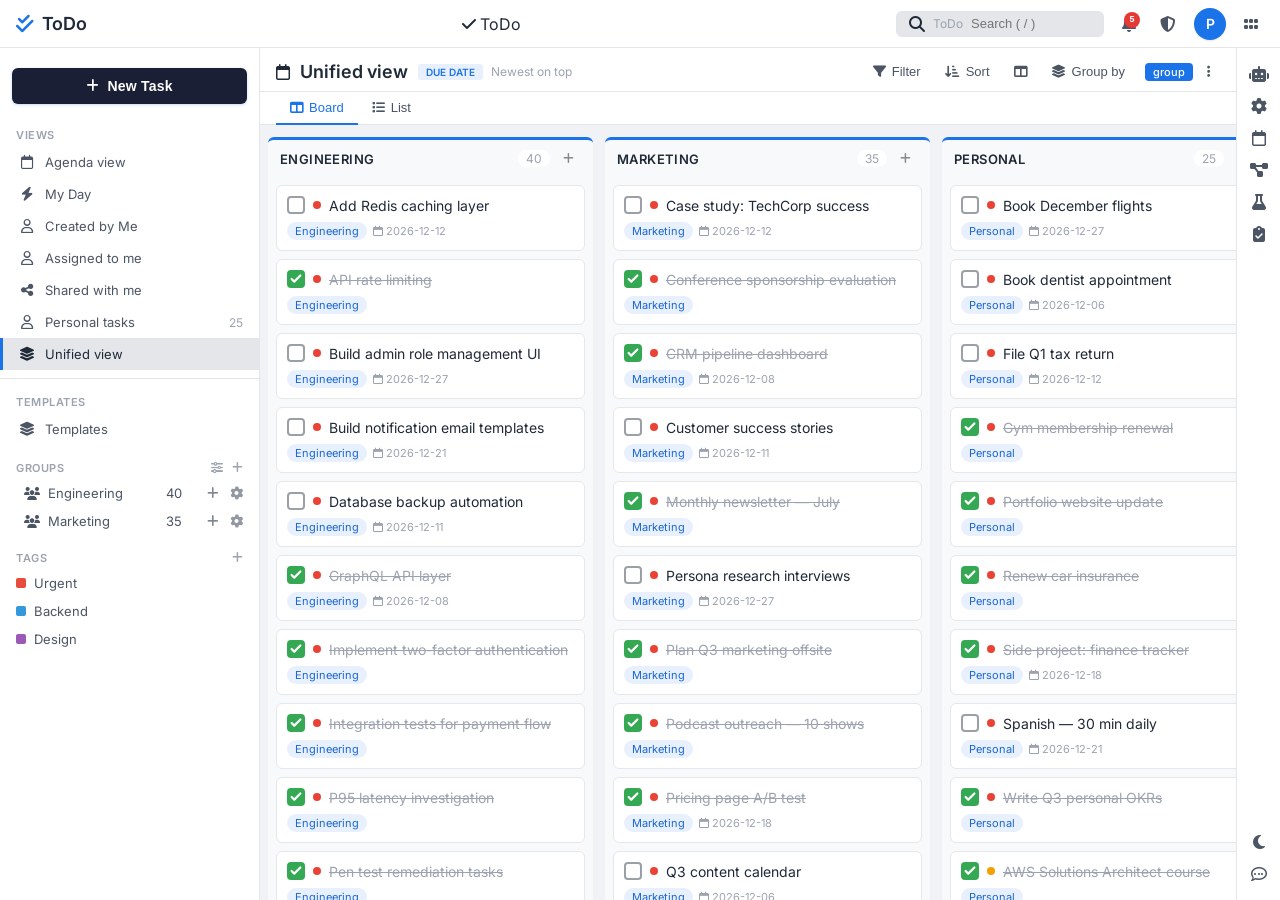
<file: index.html>
<!DOCTYPE html>
<html lang="en">
<head>
  <meta charset="UTF-8">
  <meta name="viewport" content="width=device-width, initial-scale=1.0">
  <meta http-equiv="Cache-Control" content="no-cache, no-store, must-revalidate">
  <meta http-equiv="Pragma" content="no-cache">
  <meta http-equiv="Expires" content="0">
  <title>ToDo</title>
  <link rel="stylesheet" href="styles.css?v=20260618f">
  <link rel="stylesheet" href="settings.css?v=20260618f">
  <link rel="stylesheet" href="approval.css?v=20260618f">
    <link rel="stylesheet" href="auth.css?v=20260618f">
  <link rel="stylesheet" href="admin.css?v=20260618f">
  <link rel="stylesheet" href="https://cdnjs.cloudflare.com/ajax/libs/font-awesome/6.5.1/css/all.min.css">
  <link rel="stylesheet" href="rbac.css?v=20260618f">
  <link rel="stylesheet" href="user-roles.css?v=20260618f">
</head>
<body>
  <script>
    (function() {
      var t = localStorage.getItem('shadow-theme');
      if (t === 'dark') document.body.classList.add('dark-theme');
      else if (!t) localStorage.setItem('shadow-theme', 'light');
    })();
  </script>
  <header class="top-header">
    <div class="header-left">
      <i class="fa-solid fa-check-double logo-icon"></i>
      <span class="app-title">ToDo</span>
    </div>
    <div class="header-center">
      <div class="tab-bar">
        <span class="tab-item active"><i class="fa-solid fa-check"></i> ToDo</span>
      </div>
    </div>
    <div class="header-right">
      <div class="search-box">
        <i class="fa-solid fa-magnifying-glass"></i>
        <span>ToDo</span>
        <input type="text" placeholder="Search ( / )" id="searchInput">
      </div>
      <div class="notif-wrap">
              <button class="icon-btn" id="notifBellBtn" title="Notifications" aria-haspopup="true" aria-expanded="false"><i class="fa-solid fa-bell"></i><span class="badge" id="notifBadge" hidden>0</span></button>
              <div class="notif-panel" id="notifPanel" hidden role="menu" aria-label="Notifications">
                <div class="notif-header">
                  <span>Notifications</span>
                  <div class="notif-header-actions">
                    <button class="link-btn" id="notifMarkAllRead">Mark all read</button>
                    <button class="link-btn" id="notifClearAll">Clear</button>
                  </div>
                </div>
                <ul class="notif-list" id="notifList"></ul>
                <div class="notif-empty" id="notifEmpty">You're all caught up</div>
              </div>
            </div>
      <div class="avatar" title="Profile">P</div>
      <button class="icon-btn" title="Apps"><i class="fa-solid fa-grip"></i></button>
    </div>
  </header>
  <div class="app-container">
    <nav class="sidebar" id="sidebar">
      <button class="new-task-btn" id="newTaskBtn"><i class="fa-solid fa-plus"></i> New Task</button>
      <div class="sidebar-section">
        <div class="section-title">VIEWS</div>
        <div class="nav-item" data-view="agenda"><i class="fa-regular fa-calendar"></i> Agenda view</div>
        <div class="nav-item" data-view="myday"><i class="fa-solid fa-bolt"></i> My Day</div>
        <div class="nav-item" data-view="createdbyme"><i class="fa-regular fa-user"></i> Created by Me</div>
        <div class="nav-item" data-view="assignedtome"><i class="fa-regular fa-user"></i> Assigned to me</div>
        <div class="nav-item has-count" data-view="sharedwithme"><i class="fa-solid fa-share-nodes"></i> Shared with me <span class="count" id="sharedWithMeCount">0</span></div>
        <div class="nav-item has-count" data-view="personal"><i class="fa-regular fa-user"></i> Personal tasks <span class="count" id="personalCount">0</span></div>
        <div class="nav-item" data-view="unified"><i class="fa-solid fa-layer-group"></i> Unified view</div>
      </div>
      <div class="sidebar-section">
        <div class="section-title">GROUPS <span class="section-actions"><i class="fa-solid fa-sliders"></i> <i class="fa-solid fa-plus" id="addGroupBtn"></i></span></div>
        <div id="groupsList"></div>
      </div>
      <div class="sidebar-section">
        <div class="section-title">TAGS <span class="section-actions"><i class="fa-solid fa-plus" id="addTagBtn"></i></span></div>
        <div id="tagsList"></div>
      </div>
    </nav>
    <main class="main-content" id="mainContent">
      <div class="toolbar">
        <div class="toolbar-left">
          <i class="fa-regular fa-calendar"></i>
          <span class="view-title" id="viewTitle">Agenda</span>
          <span class="sort-info" id="sortInfo">
            <span class="sort-badge" id="sortLabel">DUE DATE</span>
            <span class="sort-direction">Newest on top</span>
          </span>
        </div>
        <div class="toolbar-right">
          <button class="toolbar-btn" id="filterBtn"><i class="fa-solid fa-filter"></i> Filter</button>
          <button class="toolbar-btn" id="sortBtn"><i class="fa-solid fa-arrow-down-short-wide"></i> Sort</button>
          <button class="toolbar-btn" id="manageFieldsBtn"><i class="fa-solid fa-table-columns"></i></button>
          <button class="toolbar-btn" id="groupByBtn" title="Group by" style="display:none"><i class="fa-solid fa-layer-group"></i> Group by</button><span class="sort-chip" id="groupByChip" style="display:none"></span><button class="toolbar-btn" id="moreActionsBtn"><i class="fa-solid fa-ellipsis-vertical"></i></button>
        </div>
      </div>
      <div class="view-tabs">
        <button class="view-tab active" data-viewtype="board"><i class="fa-solid fa-columns"></i> Board</button>
        <button class="view-tab" data-viewtype="list"><i class="fa-solid fa-list"></i> List</button>
      </div>
      <div class="board-view" id="boardView">
        <div class="board-columns" id="boardArea"></div>
      </div>
      <div class="list-view" id="listView" style="display:none;">
        <div class="list-header" id="listHeader">
          <div class="list-col task-title-col">TASK TITLE</div>
          <div class="list-col assignee-col">ASSIGNEE</div>
          <div class="list-col status-col">STATUS</div>
          <div class="list-col due-date-col">DUE DATE</div>
          <div class="list-col created-date-col">CREATED DATE</div>
          <div class="list-col category-col">CATEGORY</div>
        </div>
        <div id="listArea"><div class="list-body"></div></div>
      </div>
    </main>
    <!-- Task Detail Modal Overlay -->
    <!-- Task Detail Side Panel -->
<div class="task-detail-modal-overlay" id="taskDetailModalOverlay" style="display:none;"><div class="task-detail-panel" id="taskDetailPanel"><div class="tdp-header"><div class="tdp-header-actions"><button class="icon-btn" title="Repeat"><i class="fa-solid fa-repeat"></i></button><button class="icon-btn" id="detailAttachBtn" title="Attachments"><i class="fa-solid fa-paperclip"></i></button><button class="icon-btn" id="detailTagsBtn" title="Tags"><i class="fa-solid fa-tag"></i></button><button class="icon-btn" id="detailMoreBtn" title="More options"><i class="fa-solid fa-ellipsis-vertical"></i></button><button class="icon-btn" id="detailCloseBtn" title="Close"><i class="fa-solid fa-xmark"></i></button></div></div><div class="tdp-body"><h2 class="tdp-title" id="detailTitle" contenteditable="true" spellcheck="false">Task Title</h2><div class="tdp-meta-row"><span class="tdp-meta-label">Status</span><select class="tdp-select tdp-status-select" id="detailStatus"><option value="Open">Open</option><option value="In Progress">In Progress</option><option value="Fixed">Fixed</option><option value="Completed">Completed</option><option value="Closed">Closed</option></select></div><div class="tdp-meta-row"><span class="tdp-meta-label">Assignee</span><div class="tdp-assignee"><div class="avatar-sm" id="detailAssigneeAvatar"><div></div></div><span id="detailAssignee" class="tdp-assignee-name">Unassigned</span></div></div><div class="tdp-meta-row"><span class="tdp-meta-label">Start Date</span><div class="tdp-date-value clickable" id="detailStartDate">Not set</div></div><div class="tdp-meta-row"><span class="tdp-meta-label">Due Date</span><div class="tdp-date-value clickable" id="detailDueDate">Not set</div></div><div class="tdp-meta-row"><span class="tdp-meta-label">Group</span><button class="tdp-meta-chip" id="detailGroup">No group</button></div><div class="tdp-meta-row"><span class="tdp-meta-label">Category</span><button class="tdp-meta-chip" id="detailCategory">General</button></div><div class="tdp-meta-row"><span class="tdp-meta-label">Priority</span><button class="tdp-meta-chip tdp-priority-chip" id="detailPriority">None</button></div><div class="tdp-meta-row"><span class="tdp-meta-label">Tags</span><div id="detailTagsContainer"><span id="detailTagsDisplay"></span></div></div><div class="tdp-meta-row"><span class="tdp-meta-label">Reminder</span><button class="tdp-meta-chip" id="detailReminderBtn"><i class="fa-regular fa-calendar-check"></i> Set reminder</button></div><div class="tdp-meta-row" id="detailRecurrenceDisplay" style="display:none;"><span class="tdp-meta-label">Repeat</span><span class="tdp-meta-value"></span></div><div class="tdp-meta-row" id="detailReminderDisplay" style="display:none;"><span class="tdp-meta-label">Remind</span><span class="tdp-meta-value"></span></div><hr class="tdp-divider"/><div class="tdp-section"><div class="tdp-section-label"><i class="fa-solid fa-align-left"></i> Description</div><textarea id="detailDesc" class="tdp-textarea" placeholder="Add a description..." rows="3"></textarea></div><div class="tdp-section"><div class="tdp-section-label"><i class="fa-regular fa-note-sticky"></i> Notes</div><textarea id="detailNotes" class="tdp-textarea" placeholder="Add notes..." rows="3"></textarea></div><div class="tdp-section"><div class="tdp-section-label"><i class="fa-solid fa-paperclip"></i> Attachments</div><div id="detailAttachments" class="tdp-attachments-list"></div></div><div class="tdp-section"><div class="tdp-section-label"><i class="fa-solid fa-list-check"></i> Subtasks</div><ul id="subtasksList" class="tdp-subtasks-list"></ul><div class="tdp-add-subtask"><i class="fa-solid fa-plus"></i><input type="text" id="newSubtaskInput" class="tdp-subtask-input" placeholder="Add a subtask..."/></div></div><div class="tdp-section"><div class="tdp-section-label"><i class="fa-solid fa-clock-rotate-left"></i> Timeline</div><div id="timelineList" class="tdp-timeline-list"></div></div><div class="tdp-section tdp-invitee-section" id="invitees-bar"><button class="tdp-meta-chip" id="inviteeRefuseBtn" style="display:none;">Decline</button><button class="tdp-meta-chip tdp-invite-btn" id="inviteeAddBtn"><i class="fa-solid fa-user-plus"></i> Invite</button></div></div><div class="tdp-comment-bar"><div class="avatar-sm"><div></div></div><input type="text" id="commentInput" class="tdp-comment-input" placeholder="Write a comment..."/><button class="icon-btn tdp-emoji-btn" title="Emoji">&#128512;</button></div></div></div>
<aside class="right-sidebar">
      <button class="icon-btn" title="Ask Zia"><i class="fa-solid fa-robot"></i></button>
      <button class="icon-btn" id="settingsBtn" title="Settings" onclick="document.getElementById('settingsOverlay').style.display='flex'"><i class="fa-solid fa-gear"></i></button>
      <button class="icon-btn" title="Calendar"><i class="fa-regular fa-calendar"></i></button>
      <button class="icon-btn" title="Workflow" id="workflowBtn"><i class="fa-solid fa-diagram-project"></i></button>
      <button class="icon-btn" title="Playground" id="playgroundBtn"><i class="fa-solid fa-flask"></i></button>
      <button class="icon-btn" title="Approvals Hub" id="approvalsHubBtn"><i class="fa-solid fa-clipboard-check"></i></button>
      <div class="sidebar-spacer"></div>
      <button class="icon-btn theme-toggle" id="themeToggle" id="themeToggleBtn" title="Toggle theme"><i class="fa-solid fa-moon"></i></button>
      <button class="icon-btn" title="Feedback"><i class="fa-regular fa-comment-dots"></i></button>
    </aside>
  </div>
  <!-- New Task Modal -->
  <!-- Create / Edit Task Modal -->

<div class="modal-overlay" id="groupModal" style="display:none;">
    <div class="modal-content small-modal">
      <h3>Create Group</h3>
      <input type="text" id="groupNameInput" placeholder="Group name" class="modal-input">
      <div class="modal-footer"><button class="save-btn" id="saveGroupBtn">Create</button><button class="cancel-btn" id="cancelGroupBtn">Cancel</button></div>
    </div>
  </div>
  <div class="modal-overlay" id="tagModal" style="display:none;">
    <div class="modal-content small-modal">
      <h3>Create Tag</h3>
      <input type="text" id="tagNameInput" placeholder="Tag name" class="modal-input">
      <div class="color-picker">
        <span class="color-dot" data-color="#e67e22" style="background:#e67e22"></span>
        <span class="color-dot" data-color="#e74c3c" style="background:#e74c3c"></span>
        <span class="color-dot" data-color="#9b59b6" style="background:#9b59b6"></span>
        <span class="color-dot" data-color="#2ecc71" style="background:#2ecc71"></span>
        <span class="color-dot" data-color="#3498db" style="background:#3498db"></span>
        <span class="color-dot selected" data-color="#e67e22" style="background:#e67e22"></span>
      </div>
      <div class="modal-footer"><button class="save-btn" id="saveTagBtn">Create</button><button class="cancel-btn" id="cancelTagBtn">Cancel</button></div>
    </div>
  </div>
  <div class="dropdown-menu" id="sortDropdown" style="display:none;">
    <div class="dropdown-title">Sort by</div>
    <div class="dropdown-item" data-sort="dueDate">Due Date</div>
    <div class="dropdown-item" data-sort="createdTime">Created Time</div>
    <div class="dropdown-item" data-sort="priority">Priority</div>
    <div class="dropdown-item" data-sort="title">Title</div>
    <div class="dropdown-divider"></div>
    <div class="dropdown-item" data-direction="desc"><i class="fa-solid fa-arrow-down"></i> Newest on top</div>
    <div class="dropdown-item" data-direction="asc"><i class="fa-solid fa-arrow-up"></i> Oldest on top</div>
  </div>
  <div class="dropdown-menu" id="statusDropdown" style="display:none;">
    <div class="dropdown-item status-option" data-status="Open">Open</div>
    <div class="dropdown-item status-option" data-status="In Progress">In Progress</div>
    <div class="dropdown-item status-option" data-status="Fixed">Fixed</div>
    <div class="dropdown-item status-option" data-status="Closed">Closed</div>
  </div>
  <div class="dropdown-menu" id="priorityDropdown" style="display:none;">
    <div class="dropdown-item priority-option" data-priority="None">None</div>
    <div class="dropdown-item priority-option" data-priority="Low"><i class="fa-solid fa-exclamation" style="color:#3498db"></i> Low</div>
    <div class="dropdown-item priority-option" data-priority="Medium"><i class="fa-solid fa-exclamation" style="color:#e67e22"></i> Medium</div>
    <div class="dropdown-item priority-option" data-priority="High"><i class="fa-solid fa-exclamation" style="color:#e74c3c"></i> High</div>
  </div>
  <!-- New Task Modal -->
<div id="taskModal">
  <div class="ntm-box">
    <div class="ntm-topbar">
      <div class="ntm-status-wrap" id="ntmStatusWrap">
        <button class="ntm-status-btn" id="ntmStatusBtn">Open <i class="fa-solid fa-chevron-down" style="font-size:9px"></i></button>
        <div class="ntm-status-menu" id="ntmStatusMenu">
          <input class="ntm-status-search" id="ntmStatusSearch" placeholder="Search status..." type="text">
          <div id="ntmStatusList"></div>
        </div>
      </div>
      <div class="ntm-assignee-chip" id="ntmAssigneeChip">
        <div id="ntmAssigneeAvatar" style="width:28px;height:28px;border-radius:50%;display:flex;align-items:center;justify-content:center;font-weight:600;font-size:12px;color:#fff;background:#4285f4;flex-shrink:0">P</div>
        <div class="ntm-assignee-label"><span>Assigned to</span><strong id="ntmAssigneeName">Pradeep</strong></div>
      </div>
      <div class="ntm-date-chip">
        <span>Start Date</span>
        <span class="ntm-date-val" id="ntmStartVal">Yet to set</span>
      </div>
      <div class="ntm-divider"></div>
      <div class="ntm-date-chip">
        <span>Due Date</span>
        <span class="ntm-date-val" id="ntmDueVal">Yet to set</span>
      </div>
      <div class="ntm-topbar-spacer"></div>
      <div class="ntm-topbar-actions">
        <div class="ntm-tag-btn-wrap">
          <button class="ntm-icon-btn" id="ntmTagBtn" title="Tags"><i class="fa-solid fa-tag"></i></button>
          <div class="ntm-tags-dropdown" id="ntmTagsDropdown">
            <input class="ntm-tags-search" id="ntmTagsSearch" placeholder="Search tags..." type="text">
            <div id="ntmTagsList"></div>
          </div>
        </div>
        <button class="ntm-icon-btn" id="modalRecurBtn" title="Recurrence"><i class="fa-solid fa-repeat"></i></button>
        <button class="ntm-icon-btn" id="modalAttachBtn" title="Attach file"><i class="fa-solid fa-paperclip"></i></button>
        <button class="ntm-icon-btn" id="ntmMoreBtn" title="More options"><i class="fa-solid fa-chevron-down"></i></button>
        <button class="ntm-icon-btn" id="ntmFavBtn" title="Favourite"><i class="fa-regular fa-heart"></i></button>
      </div>
      <button class="ntm-close-btn" id="closeModalBtn" title="Close"><i class="fa-solid fa-xmark"></i></button>
    </div>
    <div class="ntm-body">
      <div class="ntm-title-row">
        <i class="fa-regular fa-envelope ntm-title-icon"></i>
        <input type="text" class="ntm-title-input" id="modalTaskTitle" placeholder="Task Title, @mention assignee">
      </div>
      <div class="ntm-tags-bar" id="ntmTagsBar" style="padding-left:25px;margin-bottom:6px;"></div>
      <div class="ntm-chips-row">
        <span class="ntm-chip-label">in</span>
        <div style="position:relative">
          <button class="ntm-group-chip" id="ntmGroupBtn">
            <i class="fa-solid fa-users" style="font-size:10px"></i>
            <span id="ntmGroupLabel">Personal tasks</span>
            <i class="fa-solid fa-chevron-down ntm-chip-caret"></i>
          </button>
          <div class="ntm-dropdown" id="ntmGroupDropdown">
            <input class="ntm-dropdown-search" id="ntmGroupSearch" placeholder="Search groups..." type="text">
            <div id="ntmGroupList"></div>
          </div>
        </div>
        <span class="ntm-chip-sep">|</span>
        <span class="ntm-chip-label">under</span>
        <div style="position:relative">
          <button class="ntm-cat-chip" id="ntmCatBtn">
            <span id="ntmCatLabel">General</span>
            <i class="fa-solid fa-chevron-down ntm-chip-caret"></i>
          </button>
          <div class="ntm-dropdown" id="ntmCatDropdown">
            <input class="ntm-dropdown-search" id="ntmCatSearch" placeholder="Search categories..." type="text">
            <div id="ntmCatList"></div>
          </div>
        </div>
        <span class="ntm-chip-dot">*</span>
        <div style="position:relative">
          <button class="ntm-priority-chip" id="ntmPriorityBtn">
            <i class="fa-solid fa-circle-exclamation ntm-priority-icon medium" id="ntmPriorityIcon"></i>
            <span id="ntmPriorityLabel">Medium</span>
            <i class="fa-solid fa-chevron-down ntm-chip-caret"></i>
          </button>
          <div class="ntm-dropdown" id="ntmPriorityDropdown" style="min-width:130px">
            <div class="ntm-dropdown-item" data-val="High"><i class="fa-solid fa-circle-exclamation" style="color:#e53e3e"></i> High</div>
            <div class="ntm-dropdown-item" data-val="Medium"><i class="fa-solid fa-circle-exclamation" style="color:#e67e22"></i> Medium</div>
            <div class="ntm-dropdown-item" data-val="Low"><i class="fa-solid fa-circle-exclamation" style="color:#999"></i> Low</div>
            <div class="ntm-dropdown-item" data-val="None"><i class="fa-regular fa-circle" style="color:#999"></i> None</div>
          </div>
        </div>
        <span class="ntm-chip-sep">|</span>
        <button class="ntm-reminder-chip" id="modalReminderBtn">
          <i class="fa-regular fa-clock"></i>
          <span id="ntmReminderLabel">Set reminder</span>
        </button>
      </div>
      <div class="ntm-section">
        <div class="ntm-section-header"><i class="fa-solid fa-align-left"></i><span>Description</span></div>
        <textarea class="ntm-desc-textarea" id="modalDesc" placeholder="Description"></textarea>
      </div>
      <div class="ntm-section">
        <div class="ntm-subtasks-header">
          <i class="fa-solid fa-list-check" style="color:var(--text-muted);font-size:13px"></i>
          <span>Subtasks</span>
          <button class="ntm-subtask-add-btn" id="ntmSubtaskAddBtn" title="Add subtask">+</button>
        </div>
        <div id="ntmSubtasksList"></div>
        <div class="ntm-subtask-row-input">
          <span class="ntm-subtask-plus">+</span>
          <input type="text" class="ntm-subtask-input" id="modalSubtaskInput" placeholder="Subtask Title, @mention assignee">
          <div class="ntm-subtask-assignee-chip" id="ntmSubtaskAssignee">
            <div id="ntmSubtaskAvatar" style="width:22px;height:22px;border-radius:50%;display:flex;align-items:center;justify-content:center;font-size:10px;font-weight:600;color:#fff;background:#4285f4;flex-shrink:0">P</div>
            <span id="ntmSubtaskAssigneeName">Pradeep</span>
          </div>
        </div>
      </div>
      <!-- Approval flow mount (pending banner, decision panel, approval history) -->
      <div class="ntm-section" id="ntmApprovalSection"></div>
    </div>
    <div class="ntm-footer">
      <button class="ntm-save-btn" id="modalSaveBtn">Save</button>
      <button class="ntm-cancel-btn" id="modalCancelBtn">Cancel</button>
    </div>
  </div>
  <select id="modalGroup" class="ntm-hidden"><option value="">Personal tasks</option></select>
  <select id="modalCategory" class="ntm-hidden"></select>
  <select id="modalAssignee" class="ntm-hidden"></select>
  <select id="modalPriority" class="ntm-hidden">
    <option value="High">High</option>
    <option value="Medium" selected>Medium</option>
    <option value="Low">Low</option>
    <option value="None">None</option>
  </select>
  <input type="hidden" id="modalStatus" value="Open">
  <button id="modalStatusBtn" class="ntm-hidden"></button>
  <button id="modalTagBtn" class="ntm-hidden"></button>
  <button id="modalAddSubtaskBtn" class="ntm-hidden"></button>
  <div id="modalSubtasksList" class="ntm-hidden"></div>
  <div id="modalTagsContainer" class="ntm-hidden"></div>
  <div class="ntm-assignee-modal" id="ntmAssigneeModal">
    <div class="ntm-assignee-modal-title">Assignees</div>
    <input class="ntm-assignee-search" id="ntmAssigneeSearch" placeholder="Select up to 5 assignees" type="text">
    <div id="ntmAssigneeList"></div>
  </div>
</div>
    <script src="local-backend.js?v=20260618f"></script>
    <script src="shadow-auth-gate.js?v=20260618f"></script>
  <script src="approval-engine.js?v=20260618f"></script>
  <script src="approval-flow-ui.js?v=20260618f"></script>
  <script src="agenda-view.js?v=20260618f"></script>
  <script src="myday-view.js?v=20260618f"></script>
  <script src="createdbyme-view.js?v=20260618f"></script>
  <script src="app.js?v=20260618f"></script>
  <script src="group-ui.js?v=20260618f"></script>
    <script src="auth.js?v=20260618f"></script>
    <script src="onboarding.js?v=20260618f"></script>
      <script src="task-enhancements.js?v=20260618f"></script>
  <script src="workflow-engine.js?v=20260618f"></script>
  <script src="workflow-builder.js?v=20260618f"></script>
  <script src="shadow-workflow-patch.js?v=20260618f"></script>
  <script src="shadow-workflow-backend.js?v=20260618f"></script>
 <script src="rbac.js?v=20260618f"></script>
<script src="shadow-db-patch.js?v=20260618f"></script>
  <script src="theme.js?v=20260618f"></script>
  <script src="admin.js?v=20260618f"></script>

  </script>

  <div class="settings-overlay" id="settingsOverlay" style="display:none;">
        <div class="settings-dialog">
            <!-- Close button -->
            <button class="settings-close-btn" id="closeSettings" title="Close">&times;</button>
            
            <!-- Settings Left Sidebar -->
            <div class="settings-sidebar">
                <div class="settings-sidebar-header">
                    <h2>ToDo</h2>
                </div>
                <div class="settings-search">
                    <svg width="16" height="16" viewBox="0 0 24 24" fill="none" stroke="currentColor" stroke-width="2">
                        <circle cx="11" cy="11" r="8"/>
                        <path d="M21 21l-4.35-4.35"/>
                    </svg>
                    <input type="text" placeholder="Search" id="settingsSearch">
                </div>
                
                <div class="settings-nav-section">
                    <div class="settings-nav-label">GENERAL</div>
                    <div class="settings-nav-tree">
                        <div class="settings-nav-item active" data-section="system">
                            <svg width="16" height="16" viewBox="0 0 24 24" fill="none" stroke="currentColor" stroke-width="2">
                                <rect x="2" y="3" width="20" height="14" rx="2" ry="2"/>
                                <line x1="8" y1="21" x2="16" y2="21"/>
                                <line x1="12" y1="17" x2="12" y2="21"/>
                            </svg>
                            <span>System</span>
                        </div>
                        <div class="settings-nav-item" data-section="keyboard">
                            <svg width="16" height="16" viewBox="0 0 24 24" fill="none" stroke="currentColor" stroke-width="2">
                                <rect x="2" y="4" width="20" height="16" rx="2" ry="2"/>
                                <path d="M6 8h.01M10 8h.01M14 8h.01M18 8h.01M8 12h.01M12 12h.01M16 12h.01M7 16h10"/>
                            </svg>
                            <span>Keyboard Shortcuts</span>
                        </div>
                    </div>
                </div>
                
                <div class="settings-nav-divider"></div>
                
                <div class="settings-nav-section">
                    <div class="settings-nav-label">GROUPS</div>
                    <div class="settings-nav-tree">
                        <div class="settings-nav-item" data-section="groups">
                            <svg width="16" height="16" viewBox="0 0 24 24" fill="none" stroke="currentColor" stroke-width="2">
                                <path d="M17 21v-2a4 4 0 0 0-4-4H5a4 4 0 0 0-4 4v2"/>
                                <circle cx="9" cy="7" r="4"/>
                                <path d="M23 21v-2a4 4 0 0 0-3-3.87"/>
                                <path d="M16 3.13a4 4 0 0 1 0 7.75"/>
                            </svg>
                            <span>Groups</span>
                        </div>
                        <div class="settings-nav-item" data-section="notification">
                            <i class="fa-solid fa-bell" style="width:16px;font-size:13px"></i>
                            <span>Notification</span>
                        </div>
                    </div>
                </div>
            </div>
            
            <!-- Settings Content Area -->
            <div class="settings-content">
                <!-- System Section -->
                <div class="settings-section active" id="section-system">
                    <div class="settings-section-header">
                        <h1>System</h1>
                    </div>
                    <div class="settings-section-body">
                        <!-- While starting up -->
                        <div class="settings-block">
                            <div class="settings-block-title">While starting up</div>
                            <div class="settings-radio-group">
                                <label class="settings-radio">
                                    <input type="radio" name="startup" value="landme" checked>
                                    <span class="radio-custom"></span>
                                    <span>Land me in</span>
                                </label>
                                <select class="settings-select inline-select" id="startupView">
                                    <option value="agenda" selected>Agenda view</option>
                                    <option value="myday">My Day</option>
                                    <option value="created">Created by Me</option>
                                    <option value="assigned">Assigned to me</option>
                                    <option value="shared">Shared with me</option>
                                    <option value="personal">Personal tasks</option>
                                </select>
                            </div>
                            <div class="settings-radio-group">
                                <label class="settings-radio">
                                    <input type="radio" name="startup" value="continue">
                                    <span class="radio-custom"></span>
                                    <span>Continue from where I left off</span>
                                </label>
                            </div>
                        </div>
                        
                        <!-- Display Language -->
                        <div class="settings-block">
                            <div class="settings-block-title">Display language</div>
                            <select class="settings-select" id="displayLanguage">
                                <option value="en" selected>English</option>
                                <option value="es">Spanish</option>
                                <option value="fr">French</option>
                                <option value="de">German</option>
                                <option value="ja">Japanese</option>
                                <option value="zh">Chinese</option>
                            </select>
                        </div>
                        
                        <!-- Font Options -->
                        <div class="settings-block">
                            <h3 class="settings-block-heading">Font options</h3>
                            <div class="font-preview" id="fontPreview">Hi, User</div>
                            <div class="font-options-row">
                                <div class="font-option">
                                    <div class="font-option-label">Font family</div>
                                    <select class="settings-select" id="fontFamily">
                                        <option value="Lato" selected>Lato</option>
                                        <option value="Roboto">Roboto</option>
                                        <option value="Open Sans">Open Sans</option>
                                        <option value="Inter">Inter</option>
                                        <option value="Arial">Arial</option>
                                    </select>
                                </div>
                                <div class="font-option">
                                    <div class="font-option-label">Font size</div>
                                    <select class="settings-select" id="fontSize">
                                        <option value="browser" selected>Browser</option>
                                        <option value="small">Small</option>
                                        <option value="medium">Medium</option>
                                        <option value="large">Large</option>
                                    </select>
                                </div>
                            </div>
                        </div>
                        
                        <!-- Theme -->
                        <div class="settings-block">
                            <h3 class="settings-block-heading">Theme</h3>
                            <div class="settings-block-subtitle">Left panel</div>
                            <div class="theme-panels">
                                <label class="theme-panel-option selected">
                                    <div class="theme-panel-preview dark-preview">
                                        <div class="panel-line accent"></div>
                                        <div class="panel-line"></div>
                                        <div class="panel-line short"></div>
                                        <div class="panel-line"></div>
                                    </div>
                                    <input type="radio" name="leftPanel" value="dark" checked>
                                    <span>Dark</span>
                                </label>
                                <label class="theme-panel-option">
                                    <div class="theme-panel-preview light-preview">
                                        <div class="panel-line accent"></div>
                                        <div class="panel-line"></div>
                                        <div class="panel-line short"></div>
                                        <div class="panel-line"></div>
                                    </div>
                                    <input type="radio" name="leftPanel" value="light">
                                    <span>Light</span>
                                </label>
                                <label class="theme-panel-option">
                                    <div class="theme-panel-preview white-preview">
                                        <div class="panel-line accent"></div>
                                        <div class="panel-line"></div>
                                        <div class="panel-line short"></div>
                                        <div class="panel-line"></div>
                                    </div>
                                    <input type="radio" name="leftPanel" value="white">
                                    <span>White</span>
                                </label>
                            </div>
                            
                            <div class="settings-block-subtitle">Theme color</div>
                            <div class="theme-colors">
                                <label class="theme-color-option">
                                    <input type="radio" name="themeColor" value="cobalt" checked>
                                    <span class="color-circle" style="background: #4285f4;">
                                        <svg class="check-icon" viewBox="0 0 24 24" width="14" height="14"><path d="M9 16.17L4.83 12l-1.42 1.41L9 19 21 7l-1.41-1.41z" fill="white"/></svg>
                                    </span>
                                </label>
                                <label class="theme-color-option">
                                    <input type="radio" name="themeColor" value="fern">
                                    <span class="color-circle" style="background: #0f9d58;">
                                        <svg class="check-icon" viewBox="0 0 24 24" width="14" height="14"><path d="M9 16.17L4.83 12l-1.42 1.41L9 19 21 7l-1.41-1.41z" fill="white"/></svg>
                                    </span>
                                </label>
                                <label class="theme-color-option">
                                    <input type="radio" name="themeColor" value="tangerine">
                                    <span class="color-circle" style="background: #f4b400;">
                                        <svg class="check-icon" viewBox="0 0 24 24" width="14" height="14"><path d="M9 16.17L4.83 12l-1.42 1.41L9 19 21 7l-1.41-1.41z" fill="white"/></svg>
                                    </span>
                                </label>
                                <label class="theme-color-option">
                                    <input type="radio" name="themeColor" value="cardinal">
                                    <span class="color-circle" style="background: #db4437;">
                                        <svg class="check-icon" viewBox="0 0 24 24" width="14" height="14"><path d="M9 16.17L4.83 12l-1.42 1.41L9 19 21 7l-1.41-1.41z" fill="white"/></svg>
                                    </span>
                                </label>
                                <label class="theme-color-option">
                                    <input type="radio" name="themeColor" value="storm">
                                    <span class="color-circle" style="background: #9e9e9e;">
                                        <svg class="check-icon" viewBox="0 0 24 24" width="14" height="14"><path d="M9 16.17L4.83 12l-1.42 1.41L9 19 21 7l-1.41-1.41z" fill="white"/></svg>
                                    </span>
                                </label>
                                <label class="theme-color-option">
                                    <input type="radio" name="themeColor" value="vintage">
                                    <span class="color-circle" style="background: #e8a735;">
                                        <svg class="check-icon" viewBox="0 0 24 24" width="14" height="14"><path d="M9 16.17L4.83 12l-1.42 1.41L9 19 21 7l-1.41-1.41z" fill="white"/></svg>
                                    </span>
                                </label>
                            </div>
                        </div>
                        
                        <!-- Appearance -->
                        <div class="settings-block">
                            <div class="settings-block-title">Appearance</div>
                            <div class="settings-radio-group">
                                <label class="settings-radio">
                                    <input type="radio" name="appearance" value="system">
                                    <span class="radio-custom"></span>
                                    <span>Use system settings</span>
                                </label>
                            </div>
                            <div class="settings-radio-group">
                                <label class="settings-radio">
                                    <input type="radio" name="appearance" value="light">
                                    <span class="radio-custom"></span>
                                    <span>Light mode</span>
                                </label>
                            </div>
                            <div class="settings-radio-group">
                                <label class="settings-radio">
                                    <input type="radio" name="appearance" value="night" checked>
                                    <span class="radio-custom"></span>
                                    <span>Night mode</span>
                                </label>
                            </div>
                        </div>
                        
                        <!-- Banner message -->
                        <div class="settings-block">
                            <h3 class="settings-block-heading">Banner message</h3>
                            <label class="settings-checkbox">
                                <input type="checkbox" id="bannerMessages" checked>
                                <span class="checkbox-custom"></span>
                                <span>Show banner messages</span>
                            </label>
                            <div class="settings-info-note">
                                If you disable this, you might miss important service updates or messages from Zoho.
                            </div>
                        </div>
                        
                        <!-- Secure downloads -->
                        <div class="settings-block">
                            <h3 class="settings-block-heading">Secure your downloads</h3>
                            <label class="settings-checkbox">
                                <input type="checkbox" id="secureDownloads">
                                <span class="checkbox-custom"></span>
                                <span>Secure all attachment downloads or file exports with passwords</span>
                            </label>
                        </div>
                    </div>
                </div>
                
                <!-- Keyboard Shortcuts Section -->
                <div class="settings-section" id="section-keyboard">
                    <div class="settings-section-header">
                        <h1>Keyboard Shortcuts</h1>
                        <div class="shortcuts-header-actions">
                            <label class="toggle-switch">
                                <input type="checkbox" id="shortcutsToggle" checked>
                                <span class="toggle-slider"></span>
                            </label>
                            <span class="toggle-label">On</span>
                            <button class="settings-text-btn" id="printShortcuts">
                                <svg width="14" height="14" viewBox="0 0 24 24" fill="none" stroke="currentColor" stroke-width="2">
                                    <polyline points="6 9 6 2 18 2 18 9"/>
                                    <path d="M6 18H4a2 2 0 0 1-2-2v-5a2 2 0 0 1 2-2h16a2 2 0 0 1 2 2v5a2 2 0 0 1-2 2h-2"/>
                                    <rect x="6" y="14" width="12" height="8"/>
                                </svg>
                                Print Shortcuts
                            </button>
                            <span class="header-divider">ÃÂÃÂÃÂÃÂÃÂÃÂÃÂÃÂÃÂÃÂÃÂÃÂÃÂÃÂÃÂÃÂÃÂÃÂÃÂÃÂÃÂÃÂÃÂÃÂÃÂÃÂÃÂÃÂÃÂÃÂÃÂÃÂÃÂÃÂÃÂÃÂÃÂÃÂÃÂÃÂÃÂÃÂÃÂÃÂÃÂÃÂÃÂÃÂÃÂÃÂÃÂÃÂÃÂÃÂÃÂÃÂÃÂÃÂÃÂÃÂÃÂÃÂÃÂÃÂÃÂÃÂÃÂÃÂÃÂÃÂÃÂÃÂÃÂÃÂÃÂÃÂÃÂÃÂÃÂÃÂÃÂÃÂÃÂÃÂÃÂÃÂÃÂÃÂÃÂÃÂÃÂÃÂÃÂÃÂÃÂÃÂÃÂÃÂÃÂÃÂÃÂÃÂÃÂÃÂÃÂÃÂÃÂÃÂÃÂÃÂÃÂÃÂÃÂÃÂÃÂÃÂÃÂÃÂÃÂÃÂÃÂÃÂÃÂÃÂÃÂÃÂÃÂÃÂ·</span>
                            <button class="settings-text-btn" id="resetShortcuts">
                                <svg width="14" height="14" viewBox="0 0 24 24" fill="none" stroke="currentColor" stroke-width="2">
                                    <polyline points="1 4 1 10 7 10"/>
                                    <path d="M3.51 15a9 9 0 1 0 2.13-9.36L1 10"/>
                                </svg>
                                Reset Shortcuts
                            </button>
                            <select class="settings-select small-select" id="shortcutPreset">
                                <option value="zoho">Zoho</option>
                                <option value="gmail">Gmail</option>
                                <option value="outlook">Outlook</option>
                            </select>
                        </div>
                    </div>
                    <div class="shortcuts-info">
                        <svg width="16" height="16" viewBox="0 0 24 24" fill="none" stroke="currentColor" stroke-width="2">
                            <circle cx="12" cy="12" r="10"/>
                            <line x1="12" y1="16" x2="12" y2="12"/>
                            <line x1="12" y1="8" x2="12.01" y2="8"/>
                        </svg>
                        <span>To <strong>customize</strong> shortcuts, just <strong>click on any keyboard shortcut</strong> and edit it to your convenience.</span>
                    </div>
                    <div class="shortcuts-container">
                        <div class="shortcuts-group">
                            <h2 class="shortcuts-group-title">Global Shortcuts</h2>
                            <h3 class="shortcuts-category">New Creation</h3>
                            <div class="shortcut-item">
                                <div class="shortcut-keys">
                                    <kbd>c</kbd><kbd>t</kbd>
                                </div>
                                <span class="shortcut-desc">Create Task</span>
                            </div>
                        </div>
                        <div class="shortcuts-group">
                            <h3 class="shortcuts-category">Search Shortcuts</h3>
                            <div class="shortcut-item">
                                <div class="shortcut-keys">
                                    <kbd>/</kbd>
                                </div>
                                <span class="shortcut-desc">Contextual Search</span>
                            </div>
                            <div class="shortcut-item">
                                <div class="shortcut-keys">
                                    <kbd>/</kbd><kbd>t</kbd>
                                </div>
                                <span class="shortcut-desc">Task Search</span>
                            </div>
                            <div class="shortcut-item">
                                <div class="shortcut-keys">
                                    <kbd>/</kbd><kbd>q</kbd>
                                </div>
                                <span class="shortcut-desc">Quick Access</span>
                            </div>
                        </div>
                        <div class="shortcuts-group">
                            <h3 class="shortcuts-category">Notification Shortcuts</h3>
                            <div class="shortcut-item">
                                <div class="shortcut-keys">
                                    <kbd>Opt</kbd><kbd>n</kbd>
                                </div>
                                <span class="shortcut-desc">Notification</span>
                            </div>
                        </div>
                    </div>
                </div>
                
                <!-- Groups Section -->
                <div class="settings-section" id="section-groups">
                    <!-- Groups List View -->
                    <div id="groupsListView">
                        <div class="settings-section-header groups-header">
                            <div class="groups-header-left">
                                <h1>Groups</h1>
                                <span class="groups-count" id="groupsCount">6 Groups</span>
                            </div>
                            <div class="groups-header-right">
                                <button class="settings-text-btn create-group-btn" id="createGroupBtn">
                                    <svg width="14" height="14" viewBox="0 0 24 24" fill="none" stroke="currentColor" stroke-width="2">
                                        <line x1="12" y1="5" x2="12" y2="19"/>
                                        <line x1="5" y1="12" x2="19" y2="12"/>
                                    </svg>
                                    Create new group
                                </button>
                                <div class="groups-search">
                                    <svg width="14" height="14" viewBox="0 0 24 24" fill="none" stroke="currentColor" stroke-width="2">
                                        <circle cx="11" cy="11" r="8"/>
                                        <path d="M21 21l-4.35-4.35"/>
                                    </svg>
                                    <input type="text" placeholder="Search" id="groupsSearch">
                                </div>
                            </div>
                        </div>
                        
                        <!-- Groups Filters -->
                        <div class="groups-layout">
                            <div class="groups-filters">
                                <div class="filter-section">
                                    <div class="filter-title">
                                        <span>Type</span>
                                        <svg width="12" height="12" viewBox="0 0 24 24" fill="none" stroke="currentColor" stroke-width="2"><polyline points="18 15 12 9 6 15"/></svg>
                                    </div>
                                    <div class="filter-options">
                                        <label class="settings-radio"><input type="radio" name="groupType" value="all" checked><span class="radio-custom"></span><span>All</span></label>
                                        <label class="settings-radio"><input type="radio" name="groupType" value="personal"><span class="radio-custom"></span><span>Personal groups</span></label>
                                        <label class="settings-radio"><input type="radio" name="groupType" value="org-email"><span class="radio-custom"></span><span>Organization email groups</span></label>
                                        <label class="settings-radio"><input type="radio" name="groupType" value="org-no-email"><span class="radio-custom"></span><span>Organization groups (without email)</span></label>
                                    </div>
                                </div>
                                <div class="filter-section">
                                    <div class="filter-title">
                                        <span>Role</span>
                                        <svg width="12" height="12" viewBox="0 0 24 24" fill="none" stroke="currentColor" stroke-width="2"><polyline points="18 15 12 9 6 15"/></svg>
                                    </div>
                                    <div class="filter-options">
                                        <label class="settings-radio"><input type="radio" name="groupRole" value="all" checked><span class="radio-custom"></span><span>All</span></label>
                                        <label class="settings-radio"><input type="radio" name="groupRole" value="owner"><span class="radio-custom"></span><span>Owner</span></label>
                                        <label class="settings-radio"><input type="radio" name="groupRole" value="moderator"><span class="radio-custom"></span><span>Moderator</span></label>
                                        <label class="settings-radio"><input type="radio" name="groupRole" value="member"><span class="radio-custom"></span><span>Member</span></label>
                                    </div>
                                </div>
                                <div class="filter-section">
                                    <div class="filter-title">
                                        <span>Streams status</span>
                                        <svg width="12" height="12" viewBox="0 0 24 24" fill="none" stroke="currentColor" stroke-width="2"><polyline points="18 15 12 9 6 15"/></svg>
                                    </div>
                                    <div class="filter-options">
                                        <label class="settings-checkbox"><input type="checkbox" name="streamsEnabled"><span class="checkbox-custom"></span><span>Enabled groups</span></label>
                                        <label class="settings-checkbox"><input type="checkbox" name="streamsDisabled"><span class="checkbox-custom"></span><span>Disabled groups</span></label>
                                        <label class="settings-checkbox"><input type="checkbox" name="streamsHidden"><span class="checkbox-custom"></span><span>Hidden groups</span></label>
                                    </div>
                                </div>
                            </div>
                            
                            <!-- Groups Grid -->
                            <div class="groups-grid" id="groupsGrid">
                                <!-- Groups will be populated by JS -->
                            </div>
                        </div>
                    </div>
                    
                    <!-- Group Detail View (hidden by default) -->
                    <div id="groupDetailView" class="hidden">
                        <div class="group-detail-header">
                            <button class="back-btn" id="backToGroups">
                                <svg width="20" height="20" viewBox="0 0 24 24" fill="none" stroke="currentColor" stroke-width="2"><polyline points="15 18 9 12 15 6"/></svg>
                            </button>
                            <h1 id="groupDetailName">Group Name</h1>
                        </div>
                        <div class="group-detail-tabs">
                            <button class="group-tab active" data-tab="general">General</button>
                            <button class="group-tab" data-tab="memberRoles">Member Roles</button>
                            <button class="group-tab" data-tab="permissionMgmt">Permissions</button>
                            <button class="group-tab" data-tab="approvals">Approvals</button>
                            <button class="group-tab" data-tab="taskSettings">Task Settings</button>
                        </div>
                        
                        <!-- General Tab -->
                        <div class="group-tab-content active" id="tab-general">
                            <div class="settings-block">
                                <div class="settings-block-title">Group Image</div>
                                <div class="group-image-placeholder">
                                    <svg width="48" height="48" viewBox="0 0 24 24" fill="none" stroke="currentColor" stroke-width="1.5">
                                        <path d="M17 21v-2a4 4 0 0 0-4-4H5a4 4 0 0 0-4 4v2"/>
                                        <circle cx="9" cy="7" r="4"/>
                                        <path d="M23 21v-2a4 4 0 0 0-3-3.87"/>
                                        <path d="M16 3.13a4 4 0 0 1 0 7.75"/>
                                    </svg>
                                </div>
                            </div>
                            <div class="settings-block">
                                <div class="settings-block-title">Group Name</div>
                                <div class="group-detail-value" id="groupNameValue">--</div>
                            </div>
                            <div class="settings-block">
                                <div class="settings-block-title">Streams Enabled</div>
                                <div class="group-detail-value" id="groupStreamsValue">Yes</div>
                            </div>
                            <div class="settings-block">
                                <label class="settings-checkbox">
                                    <input type="checkbox" id="hideGroup">
                                    <span class="checkbox-custom"></span>
                                    <span>Hide group</span>
                                </label>
                            </div>
                        </div>
                        
                        <!-- Members Tab -->
                        <div class="group-tab-content" id="tab-members">
                            <div class="members-search">
                                <svg width="16" height="16" viewBox="0 0 24 24" fill="none" stroke="currentColor" stroke-width="2">
                                    <circle cx="11" cy="11" r="8"/>
                                    <path d="M21 21l-4.35-4.35"/>
                                </svg>
                                <input type="text" placeholder="Search for members by name or email" id="membersSearch">
                            </div>
                            <div class="members-count" id="membersCount">0 Members</div>
                            <div class="members-list" id="membersList">
                                <!-- Members populated by JS -->
                            </div>
                        </div>

                        <!-- Member Roles Tab (role assignment + custom roles) -->
                        <div class="group-tab-content" id="tab-memberRoles">
                            <div id="memberRolesMount"></div>
                        </div>

                        <!-- Permission Management Tab (action-level permissions) -->
                        <div class="group-tab-content" id="tab-permissionMgmt">
                            <div id="permissionMgmtMount"></div>
                        </div>

                        <!-- Approvals Tab (approval workflow config) -->
                        <div class="group-tab-content" id="tab-approvals">
                            <div id="approvalConfigMount"></div>
                        </div>

                        <!-- Task Settings Tab -->
                        <div class="group-tab-content" id="tab-taskSettings">
                            <div class="task-settings-layout">
                                <div class="task-settings-nav">
                                    <div class="task-settings-nav-item active" data-tsection="category">Category</div>
                                    <div class="task-settings-nav-item" data-tsection="status">Status</div>
                                    <div class="task-settings-nav-item" data-tsection="assignee">Assignee</div>
                                    <div class="task-settings-nav-item" data-tsection="tags">Tags</div>
                                    <div class="task-settings-nav-item" data-tsection="customFields">Custom fields</div>
                                    <div class="task-settings-nav-item" data-tsection="otherSettings">Other settings</div>
                                </div>
                                <div class="task-settings-content">
                                    <!-- Category -->
                                    <div class="task-settings-section active" id="tsection-category">
                                        <h2>Category</h2>
                                        <p class="settings-description">Create, manage, and rearrange task categories. This order will be reflected in the Board/List view when grouped by category.</p>
                                        <div class="settings-list-search">
                                            <svg width="14" height="14" viewBox="0 0 24 24" fill="none" stroke="currentColor" stroke-width="2"><circle cx="11" cy="11" r="8"/><path d="M21 21l-4.35-4.35"/></svg>
                                            <input type="text" placeholder="Search or Create a new category">
                                        </div>
                                        <div class="settings-item-list" id="categoryList">
                                            <!-- Categories populated by JS -->
                                        </div>
                                    </div>
                                    <!-- Status -->
                                    <div class="task-settings-section" id="tsection-status">
                                        <h2>Status</h2>
                                        <p class="settings-description">Manage and rearrange task status. This order will be reflected in the Board/List view when grouped by status.</p>
                                        <div class="settings-list-search">
                                            <svg width="14" height="14" viewBox="0 0 24 24" fill="none" stroke="currentColor" stroke-width="2"><circle cx="11" cy="11" r="8"/><path d="M21 21l-4.35-4.35"/></svg>
                                            <input type="text" placeholder="Search status">
                                        </div>
                                        <div class="settings-item-list" id="statusList"></div>
                                    </div>
                                    <!-- Assignee -->
                                    <div class="task-settings-section" id="tsection-assignee">
                                        <h2>Assignee</h2>
                                        <p class="settings-description">Manage and rearrange assignees. This order will be reflected in the Board/List view when grouped by assignee.</p>
                                        <div class="settings-list-search">
                                            <svg width="14" height="14" viewBox="0 0 24 24" fill="none" stroke="currentColor" stroke-width="2"><circle cx="11" cy="11" r="8"/><path d="M21 21l-4.35-4.35"/></svg>
                                            <input type="text" placeholder="Search assignee">
                                        </div>
                                        <div class="settings-item-list" id="assigneeList"></div>
                                    </div>
                                    <!-- Tags -->
                                    <div class="task-settings-section" id="tsection-tags">
                                        <h2>Tags</h2>
                                        <p class="settings-description">Manage and rearrange tags. This order will be reflected in the Board/List view when grouped by tags.</p>
                                        <div class="settings-list-search">
                                            <svg width="14" height="14" viewBox="0 0 24 24" fill="none" stroke="currentColor" stroke-width="2"><circle cx="11" cy="11" r="8"/><path d="M21 21l-4.35-4.35"/></svg>
                                            <input type="text" placeholder="Search tag">
                                        </div>
                                        <div class="settings-item-list" id="tagsList"></div>
                                    </div>
                                    <!-- Custom Fields -->
                                    <div class="task-settings-section" id="tsection-customFields">
                                        <h2>Custom fields</h2>
                                        <p class="settings-description">Create and manage new custom fields, and associate them with any task within the group.</p>
                                        <div class="settings-list-search">
                                            <svg width="14" height="14" viewBox="0 0 24 24" fill="none" stroke="currentColor" stroke-width="2"><circle cx="11" cy="11" r="8"/><path d="M21 21l-4.35-4.35"/></svg>
                                            <input type="text" placeholder="Search">
                                        </div>
                                        <div class="settings-item-list" id="customFieldsList"></div>
                                    </div>
                                    <!-- Other Settings -->
              <!-- Other Settings -->
              <div class="task-settings-section" id="tsection-otherSettings">
                                        <h2>Other settings</h2>
                                        <p class="settings-description">You can automate task management with deadlines and notifications, and view each subtask as an individual item.</p>
                                        <div class="settings-block">
                                            <div class="settings-block-title">Task SLA <span class="info-icon" title="Service Level Agreement for task completion">&#9432;</span></div>
                                            <select class="settings-select" id="taskSLA">
                                                <option value="none" selected>No Due Date</option>
                                                <option value="1day">1 Day</option>
                                                <option value="3days">3 Days</option>
                                                <option value="1week">1 Week</option>
                                                <option value="2weeks">2 Weeks</option>
                                            </select>
                                        </div>
                                        <div class="settings-block">
                                            <div class="toggle-setting">
                                                <span>Send overdue notification</span>
                                                <label class="toggle-switch">
                                                    <input type="checkbox" id="overdueNotification" checked>
                                                    <span class="toggle-slider"></span>
                                                </label>
                                            </div>
                                        </div>
                                        <div class="settings-block">
                                            <div class="toggle-setting">
                                                <span>Show all Subtasks <span class="info-icon" title="Show subtasks as individual items">&#9432;</span></span>
                                                <label class="toggle-switch">
                                                    <input type="checkbox" id="showSubtasks">
                                                    <span class="toggle-slider"></span>
                                                </label>
                                            </div>
                                        </div>
                                    </div>
                                </div>
                            </div>
                        </div>
                    </div></div>
            
                <!-- Notification Section -->
                <div class="settings-section" id="section-notification">
                    <!-- Rendered dynamically by notification-settings.js -->
                </div></div>
        </div>
    </div>
  <script src="settings.js?v=20260618f"></script>
<script src="task-form-fixes.js?v=20260618f"></script>
  <script>
    (function() {
      function patchSettingsClose() {
        var closeBtn = document.getElementById('closeSettings');
        var overlay = document.getElementById('settingsOverlay');
        if (closeBtn && overlay) {
          var newBtn = closeBtn.cloneNode(true);
          closeBtn.parentNode.replaceChild(newBtn, closeBtn);
          newBtn.addEventListener('click', function(e) {
            e.preventDefault();
            e.stopImmediatePropagation();
            overlay.style.display = 'none';
          });
          overlay.addEventListener('click', function(e) {
            if (e.target === overlay) overlay.style.display = 'none';
          });
          document.addEventListener('keydown', function(e) {
            if (e.key === 'Escape' && overlay.style.display !== 'none') overlay.style.display = 'none';
          });
        } else {
          setTimeout(patchSettingsClose, 100);
        }
      }
      if (document.readyState === 'loading') {
        document.addEventListener('DOMContentLoaded', patchSettingsClose);
      } else {
        patchSettingsClose();
      }
    })();
  </script>
<script src="shadow-view-kit.js?v=20260618f"></script>
  <script src="shadow-user-access.js?v=20260618f"></script>  <script src="shadow-agenda-fix.js?v=20260618f"></script>
  <script src="task-likes.js?v=20260618f"></script>
  <script src="notification-settings.js?v=20260618f"></script>
  <script src="notification-bell.js?v=20260618f"></script>
  <script src="task-templates.js?v=20260618f"></script>
  <script src="user-roles.js?v=20260618f"></script>
  <script src="user-roles-ui.js?v=20260618f"></script>
</body>
</html>
</file>
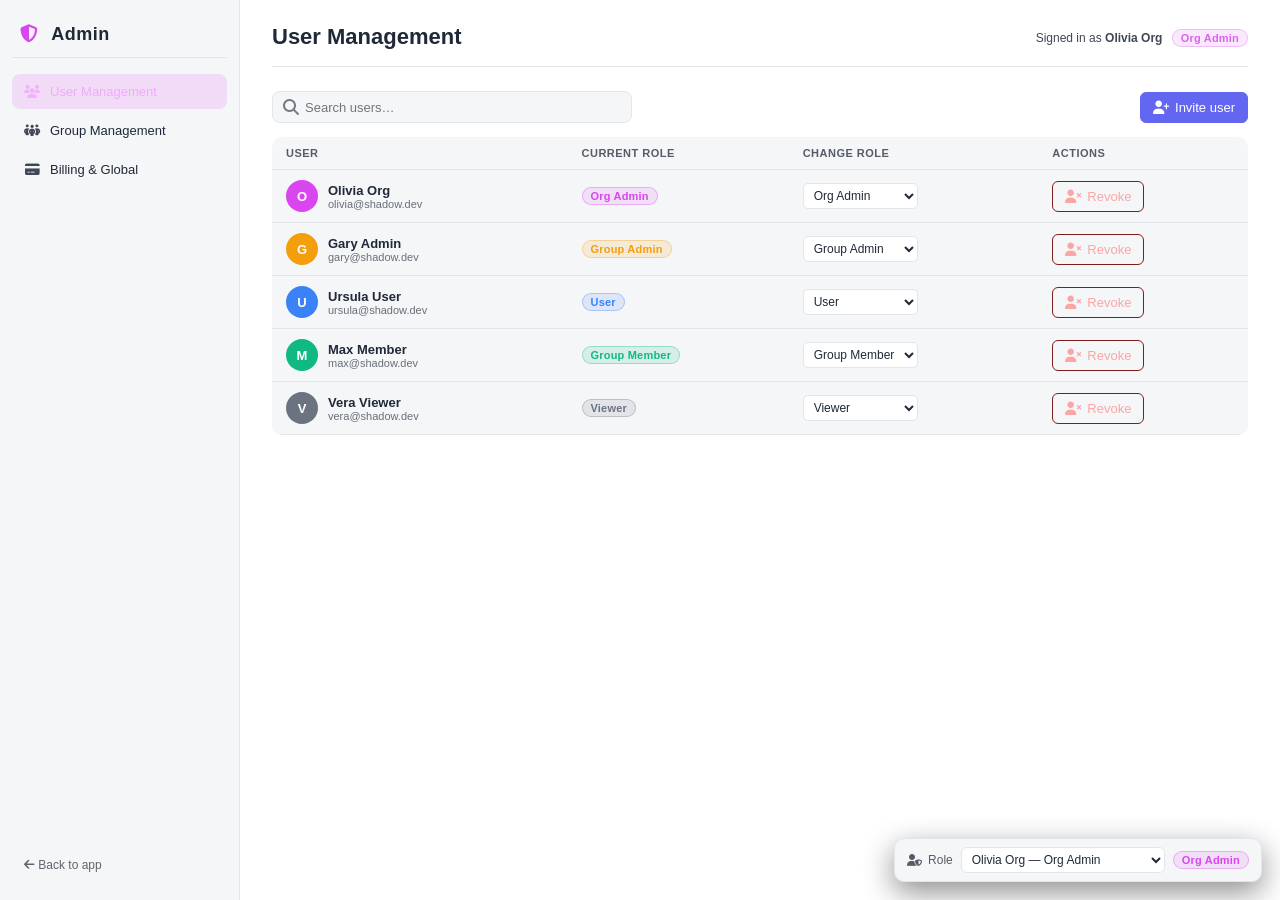
<file: admin.html>
<!doctype html>
<html lang="en">
<head>
  <meta charset="utf-8" />
  <title>Shadow ToDo - Admin</title>
  <meta name="viewport" content="width=1200, initial-scale=1" />
  <link rel="stylesheet" href="https://cdnjs.cloudflare.com/ajax/libs/font-awesome/6.4.0/css/all.min.css" />
  <link rel="stylesheet" href="styles.css" />
  <link rel="stylesheet" href="admin.css" />
  <link rel="stylesheet" href="rbac.css" />
</head>
<body class="admin-body">
  <div id="adminDashboardRoot"></div>

  <!-- RBAC must load first -->
  <script src="rbac.js"></script>
  <script src="rbac-ui.js"></script>
  <script src="admin-dashboard.js"></script>
</body>
</html>
</file>
<file: styles.css>
/* Shadow ToDo - Zoho Design System - Light Theme Default */
:root{--bg-primary:#f5f6f8;--bg-secondary:#ffffff;--bg-tertiary:#f0f2f5;--bg-card:#ffffff;--bg-hover:#f0f2f5;--text-primary:#1f2937;--text-secondary:#4b5563;--text-muted:#9ca3af;--border-color:#e2e5ea;--accent-blue:#1a73e8;--accent-green:#34a853;--accent-red:#ea4335;--accent-orange:#f59f00;--accent-yellow:#fbbc04;--status-open:#ea4335;--status-progress:#f59f00;--status-fixed:#34a853;--status-closed:#9ca3af;--priority-high:#ea4335;--priority-medium:#f59f00;--priority-low:#1a73e8;--column-green:#34a853;--column-red:#e91e63;--column-blue:#1a73e8;--column-pink:#e91e63;--sidebar-width:240px;}
body.dark-theme{--bg-primary:#1a1d23;--bg-secondary:#22252b;--bg-tertiary:#2a2d35;--bg-card:#2a2d35;--bg-hover:#32363e;--text-primary:#e0e0e0;--text-secondary:#a0a0a0;--text-muted:#6b7280;--border-color:#3a3d45;}

*{margin:0;padding:0;box-sizing:border-box}
body{font-family:-apple-system,BlinkMacSystemFont,'Segoe UI',Roboto,sans-serif;background:var(--bg-primary);color:var(--text-primary);height:100vh;overflow:hidden}
.top-header{display:flex;align-items:center;justify-content:space-between;height:48px;background:var(--bg-secondary);border-bottom:1px solid var(--border-color);padding:0 16px;z-index:100}
.header-left{display:flex;align-items:center;gap:8px}.logo-icon{color:var(--accent-blue);font-size:20px}.app-title{font-size:18px;font-weight:600}
.header-center{flex:1;display:flex;justify-content:center}.header-right{display:flex;align-items:center;gap:12px}
.search-box{display:flex;align-items:center;gap:8px;background:var(--bg-tertiary);border:1px solid var(--border-color);border-radius:6px;padding:4px 12px}
.search-box input{background:transparent;border:none;color:var(--text-primary);outline:none;width:120px;font-size:13px}
.search-box span{color:var(--text-muted);font-size:12px}
.icon-btn{background:none;border:none;color:var(--text-secondary);cursor:pointer;font-size:16px;padding:6px;border-radius:4px;position:relative;display:flex;align-items:center;justify-content:center}
.icon-btn:hover{background:var(--bg-hover);color:var(--text-primary)}
.badge{position:absolute;top:0;right:0;background:var(--accent-red);color:white;font-size:9px;width:16px;height:16px;border-radius:50%;display:flex;align-items:center;justify-content:center}
.avatar{width:32px;height:32px;border-radius:50%;background:var(--accent-blue);color:white;display:flex;align-items:center;justify-content:center;font-size:14px;font-weight:600;cursor:pointer}
.avatar-sm{width:28px;height:28px;border-radius:50%;background:var(--accent-blue);color:white;display:flex;align-items:center;justify-content:center;font-size:12px;font-weight:600;flex-shrink:0}
.app-container{display:flex;height:calc(100vh - 48px)}
.sidebar{width:260px;background:var(--bg-secondary);border-right:1px solid var(--border-color);overflow-y:auto;padding:12px 0;flex-shrink:0}
.new-task-btn{width:calc(100% - 24px);margin:8px 12px 16px;padding:10px;background:#1a1f36;color:white;border:none;border-radius:6px;font-size:14px;font-weight:600;cursor:pointer;display:flex;align-items:center;justify-content:center;gap:8px;letter-spacing:.2px}
.new-task-btn:hover{background:#3b78e7}
.sidebar-section{margin-bottom:8px}
.section-title{padding:8px 16px 4px;font-size:11px;font-weight:600;color:var(--text-muted);text-transform:uppercase;display:flex;align-items:center;justify-content:space-between;letter-spacing:.5px}
.section-actions{display:flex;gap:8px;cursor:pointer}.section-actions i{font-size:12px;color:var(--text-muted)}
.nav-item{padding:8px 16px;font-size:13px;cursor:pointer;display:flex;align-items:center;gap:10px;color:var(--text-secondary);border-left:3px solid transparent}
.nav-item:hover{background:var(--bg-hover)}
.nav-item.active{background:var(--bg-tertiary);color:var(--text-primary);border-left-color:var(--accent-blue)}
.nav-item i{width:16px;text-align:center;font-size:14px}
.count{margin-left:auto;font-size:12px;color:var(--text-muted)}
.group-item{padding:6px 16px 6px 24px;font-size:13px;cursor:pointer;display:flex;align-items:center;gap:8px;color:var(--text-secondary)}
.group-item:hover{background:var(--bg-hover)}
.tag-item{padding:6px 16px;font-size:13px;cursor:pointer;display:flex;align-items:center;gap:8px;color:var(--text-secondary)}
.tag-item:hover{background:var(--bg-hover)}
.tag-dot{width:10px;height:10px;border-radius:2px;flex-shrink:0}
.main-content{flex:1;display:flex;flex-direction:column;overflow:hidden;min-width:0}
.toolbar{display:flex;align-items:center;justify-content:space-between;padding:10px 16px 6px;background:var(--bg-secondary);border-bottom:1px solid var(--border-color)}
.toolbar-left{display:flex;align-items:center;gap:10px}
.view-title{font-size:18px;font-weight:600}
.sort-info{display:flex;align-items:center;gap:8px;font-size:12px}
.sort-badge{background:#e8f0fe;color:#1a73e8;padding:2px 8px;border-radius:3px;font-size:10px;font-weight:600}
.sort-direction{color:var(--text-muted)}
.toolbar-right{display:flex;align-items:center;gap:4px}
.toolbar-btn{background:none;border:none;color:var(--text-secondary);cursor:pointer;font-size:13px;padding:6px 10px;border-radius:4px;display:flex;align-items:center;gap:6px}
.toolbar-btn:hover{background:var(--bg-hover);color:var(--text-primary)}
.view-tabs{display:flex;align-items:center;padding:0 16px;gap:0;border-bottom:1px solid var(--border-color);background:var(--bg-secondary)}
.view-tab{background:none;border:none;border-bottom:2px solid transparent;color:var(--text-secondary);cursor:pointer;font-size:13px;padding:8px 14px;border-radius:0;display:flex;align-items:center;gap:6px;margin-bottom:-1px}
.view-tab:hover{color:var(--text-primary)}
.view-tab.active{color:var(--accent-blue);border-bottom:2px solid var(--accent-blue)}
.board-view{flex:1;overflow-x:auto;overflow-y:hidden;padding:0 8px}
.board-columns{display:flex;gap:0;height:100%;min-width:max-content}
.board-column{min-width:300px;flex:1;display:flex;flex-direction:column;border-right:1px solid var(--border-color)}
.column-header{padding:12px 16px;font-size:14px;font-weight:600;display:flex;align-items:center;gap:8px;border-top:3px solid var(--column-green);position:sticky;top:0;background:var(--bg-primary)}
.column-header.delayed{border-top-color:var(--column-green)}.column-header.today{border-top-color:var(--column-red)}.column-header.thisweek{border-top-color:var(--column-pink)}.column-header.thismonth{border-top-color:var(--column-blue)}
.column-count{background:var(--bg-tertiary);padding:1px 8px;border-radius:4px;font-size:12px;color:var(--text-muted)}
.column-body{flex:1;overflow-y:auto;padding:8px 12px}
.task-card{background:var(--bg-card);border:1px solid var(--border-color);border-radius:8px;padding:12px;margin-bottom:8px;cursor:pointer;transition:border-color .2s,box-shadow .2s;box-shadow:0 1px 3px rgba(0,0,0,.06)}
.task-card:hover{border-color:var(--accent-blue)}
.task-card-title{font-size:14px;font-weight:500;margin-bottom:8px;display:flex;align-items:flex-start;gap:6px}
.task-card-meta{display:flex;align-items:center;justify-content:space-between;font-size:12px}
.task-card-status{padding:2px 8px;border-radius:3px;font-size:11px;font-weight:500}
.task-card-status.open{background:rgba(234,67,53,.2);color:var(--status-open)}
.task-card-status.in-progress{background:rgba(230,126,34,.2);color:var(--status-progress)}
.task-card-status.fixed,.task-card-status.completed{background:rgba(46,204,113,.2);color:var(--status-fixed)}
.task-card-status.closed{background:rgba(107,114,128,.2);color:var(--status-closed)}
.task-card-assignee{display:flex;align-items:center;gap:4px;color:var(--text-secondary)}
.task-card-date{color:var(--accent-red);font-size:12px;display:flex;align-items:center;gap:4px;margin-top:6px}
.subtask-count{display:flex;align-items:center;gap:4px;color:var(--text-muted);font-size:12px;margin-top:4px}
.priority-indicator{font-weight:bold;font-size:16px;color:var(--accent-red)}
/* ÃÂÃÂ¢ÃÂÃÂÃÂÃÂÃÂÃÂ¢ÃÂÃÂÃÂÃÂÃÂÃÂ¢ÃÂÃÂÃÂÃÂÃÂÃÂ¢ÃÂÃÂÃÂÃÂÃÂÃÂ¢ÃÂÃÂÃÂÃÂÃÂÃÂ¢ÃÂÃÂÃÂÃÂÃÂÃÂ¢ÃÂÃÂÃÂÃÂÃÂÃÂ¢ÃÂÃÂÃÂÃÂÃÂÃÂ¢ÃÂÃÂÃÂÃÂÃÂÃÂ¢ÃÂÃÂÃÂÃÂÃÂÃÂ¢ÃÂÃÂÃÂÃÂÃÂÃÂ¢ÃÂÃÂÃÂÃÂÃÂÃÂ¢ÃÂÃÂÃÂÃÂÃÂÃÂ¢ÃÂÃÂÃÂÃÂÃÂÃÂ¢ÃÂÃÂÃÂÃÂÃÂÃÂ¢ÃÂÃÂÃÂÃÂÃÂÃÂ¢ÃÂÃÂÃÂÃÂÃÂÃÂ¢ÃÂÃÂÃÂÃÂÃÂÃÂ¢ÃÂÃÂÃÂÃÂÃÂÃÂ¢ÃÂÃÂÃÂÃÂÃÂÃÂ¢ÃÂÃÂÃÂÃÂÃÂÃÂ¢ÃÂÃÂÃÂÃÂÃÂÃÂ¢ÃÂÃÂÃÂÃÂÃÂÃÂ¢ÃÂÃÂÃÂÃÂÃÂÃÂ¢ÃÂÃÂÃÂÃÂÃÂÃÂ¢ÃÂÃÂÃÂÃÂÃÂÃÂ¢ÃÂÃÂÃÂÃÂÃÂÃÂ¢ÃÂÃÂÃÂÃÂÃÂÃÂ¢ÃÂÃÂÃÂÃÂÃÂÃÂ¢ÃÂÃÂÃÂÃÂÃÂÃÂ¢ÃÂÃÂÃÂÃÂÃÂÃÂ¢ÃÂÃÂÃÂÃÂÃÂÃÂ¢ÃÂÃÂÃÂÃÂÃÂÃÂ¢ÃÂÃÂÃÂÃÂÃÂÃÂ¢ÃÂÃÂÃÂÃÂÃÂÃÂ¢ÃÂÃÂÃÂÃÂÃÂÃÂ¢ÃÂÃÂÃÂÃÂÃÂÃÂ¢ÃÂÃÂÃÂÃÂÃÂÃÂ¢ÃÂÃÂÃÂÃÂÃÂÃÂ¢ÃÂÃÂÃÂÃÂÃÂÃÂ¢ÃÂÃÂÃÂÃÂÃÂÃÂ¢ÃÂÃÂÃÂÃÂÃÂÃÂ¢ÃÂÃÂÃÂÃÂ
   LIST VIEW - Exact column alignment
   Matching reference screenshot layout
   ÃÂÃÂ¢ÃÂÃÂÃÂÃÂÃÂÃÂ¢ÃÂÃÂÃÂÃÂÃÂÃÂ¢ÃÂÃÂÃÂÃÂÃÂÃÂ¢ÃÂÃÂÃÂÃÂÃÂÃÂ¢ÃÂÃÂÃÂÃÂÃÂÃÂ¢ÃÂÃÂÃÂÃÂÃÂÃÂ¢ÃÂÃÂÃÂÃÂÃÂÃÂ¢ÃÂÃÂÃÂÃÂÃÂÃÂ¢ÃÂÃÂÃÂÃÂÃÂÃÂ¢ÃÂÃÂÃÂÃÂÃÂÃÂ¢ÃÂÃÂÃÂÃÂÃÂÃÂ¢ÃÂÃÂÃÂÃÂÃÂÃÂ¢ÃÂÃÂÃÂÃÂÃÂÃÂ¢ÃÂÃÂÃÂÃÂÃÂÃÂ¢ÃÂÃÂÃÂÃÂÃÂÃÂ¢ÃÂÃÂÃÂÃÂÃÂÃÂ¢ÃÂÃÂÃÂÃÂÃÂÃÂ¢ÃÂÃÂÃÂÃÂÃÂÃÂ¢ÃÂÃÂÃÂÃÂÃÂÃÂ¢ÃÂÃÂÃÂÃÂÃÂÃÂ¢ÃÂÃÂÃÂÃÂÃÂÃÂ¢ÃÂÃÂÃÂÃÂÃÂÃÂ¢ÃÂÃÂÃÂÃÂÃÂÃÂ¢ÃÂÃÂÃÂÃÂÃÂÃÂ¢ÃÂÃÂÃÂÃÂÃÂÃÂ¢ÃÂÃÂÃÂÃÂÃÂÃÂ¢ÃÂÃÂÃÂÃÂÃÂÃÂ¢ÃÂÃÂÃÂÃÂÃÂÃÂ¢ÃÂÃÂÃÂÃÂÃÂÃÂ¢ÃÂÃÂÃÂÃÂÃÂÃÂ¢ÃÂÃÂÃÂÃÂÃÂÃÂ¢ÃÂÃÂÃÂÃÂÃÂÃÂ¢ÃÂÃÂÃÂÃÂÃÂÃÂ¢ÃÂÃÂÃÂÃÂÃÂÃÂ¢ÃÂÃÂÃÂÃÂÃÂÃÂ¢ÃÂÃÂÃÂÃÂÃÂÃÂ¢ÃÂÃÂÃÂÃÂÃÂÃÂ¢ÃÂÃÂÃÂÃÂÃÂÃÂ¢ÃÂÃÂÃÂÃÂÃÂÃÂ¢ÃÂÃÂÃÂÃÂÃÂÃÂ¢ÃÂÃÂÃÂÃÂÃÂÃÂ¢ÃÂÃÂÃÂÃÂÃÂÃÂ¢ÃÂÃÂÃÂÃÂ */
.list-view{flex:1;overflow-y:auto;overflow-x:hidden}

/* Header row */
.list-header{
  display:flex;align-items:center;
  padding:10px 16px;
  font-size:11px;font-weight:600;color:var(--text-muted);text-transform:uppercase;
  border-bottom:1px solid var(--border-color);
  position:sticky;top:0;background:var(--bg-primary);z-index:5;
}
.list-header.compact-header .assignee-col,
.list-header.compact-header .status-col,
.list-header.compact-header .due-date-col,
.list-header.compact-header .created-date-col,
.list-header.compact-header .category-col{display:none}

/* Column sizing ÃÂÃÂ¢ÃÂÃÂÃÂÃÂ percentage based for precise alignment */
.list-col{padding:0 8px;flex-shrink:0}
.list-col.title-col{width:35%;min-width:200px;display:flex;align-items:center;gap:8px}
.list-col.assignee-col{width:14%;min-width:110px;display:flex;align-items:center;gap:6px}
.list-col.status-col{width:8%;min-width:70px;text-align:center}
.list-col.due-date-col{width:13%;min-width:110px;text-align:left}
.list-col.created-date-col{width:16%;min-width:110px;text-align:center}
.list-col.category-col{width:10%;min-width:70px;text-align:right}

/* Group section header */
.list-group-header{
  display:flex;align-items:center;gap:10px;
  padding:10px 16px;font-size:14px;font-weight:600;
  background:var(--bg-secondary);border-bottom:1px solid var(--border-color);cursor:pointer;
}
.list-group-header .check-circle{
  width:22px;height:22px;border:2px solid var(--border-color);border-radius:50%;
  display:flex;align-items:center;justify-content:center;flex-shrink:0;cursor:pointer;
}
.list-group-header .group-color{width:20px;height:20px;border-radius:4px;flex-shrink:0}
.group-task-count{
  background:var(--bg-tertiary);padding:1px 8px;border-radius:4px;
  font-size:12px;color:var(--text-muted);font-weight:400;
}

/* Task row */
.list-row{
  display:flex;align-items:center;
  padding:12px 16px;font-size:13px;
  border-bottom:1px solid var(--border-color);cursor:pointer;
  transition:background .15s;
}
.list-row:hover{background:var(--bg-hover)}
.list-row.active-row{background:var(--bg-tertiary);border-left:3px solid var(--accent-blue)}

/* Check circle in rows */
.list-row .check-circle{
  width:22px;height:22px;border:2px solid var(--border-color);border-radius:50%;
  cursor:pointer;flex-shrink:0;display:flex;align-items:center;justify-content:center;
  color:var(--text-muted);font-size:11px;
}
.list-row .check-circle:hover{border-color:var(--accent-green);color:var(--accent-green)}

/* Title column inner layout */
.list-task-name{
  overflow:hidden;text-overflow:ellipsis;white-space:nowrap;flex:1;
}

/* Subtask & comment count badges in title area */
.list-meta-counts{
  display:flex;align-items:center;gap:8px;margin-left:auto;flex-shrink:0;padding-left:8px;
}
.list-meta-count{
  display:inline-flex;align-items:center;gap:3px;
  color:var(--text-muted);font-size:11px;
}
.list-meta-count i{font-size:12px}

/* Assignee in row */
.list-row .assignee-col{display:flex;align-items:center;gap:6px}
.list-row .assignee-col .avatar-sm{width:24px;height:24px;font-size:10px}

/* Status badge */
.list-row .status-badge{
  padding:3px 12px;border-radius:3px;font-size:11px;font-weight:600;
  display:inline-block;letter-spacing:0.02em;
}
.list-row .status-badge.open{background:rgba(234,67,53,.15);color:var(--status-open)}
.list-row .status-badge.in-progress{background:rgba(230,126,34,.15);color:var(--status-progress)}
.list-row .status-badge.completed,.list-row .status-badge.fixed{background:rgba(46,204,113,.15);color:var(--status-fixed)}
.list-row .status-badge.closed{background:rgba(107,114,128,.15);color:var(--status-closed)}

/* Due date column */
.list-row .due-date-col{color:var(--accent-red);display:flex;align-items:center;gap:4px;font-size:12px}

/* Created date & category */
.list-row .created-date-col{color:var(--text-secondary);font-size:12px}
.list-row .category-col{color:var(--text-secondary);font-size:12px}

/* When panel is open, hide extra columns */
.list-view.list-with-panel .list-row .assignee-col,
.list-view.list-with-panel .list-row .status-col,
.list-view.list-with-panel .list-row .due-date-col,
.list-view.list-with-panel .list-row .created-date-col,
.list-view.list-with-panel .list-row .category-col,
.list-view.list-with-panel .list-row .list-meta-counts{display:none}
.list-view.list-with-panel .list-col.title-col{width:100%}
/* Task Detail Panel */
.task-detail-panel{width:480px;background:var(--bg-secondary);border-left:1px solid var(--border-color);display:flex;flex-direction:column;overflow-y:auto;flex-shrink:0}
.detail-header{display:flex;align-items:center;justify-content:space-between;padding:12px 16px;border-bottom:1px solid var(--border-color);flex-wrap:wrap;gap:8px}
.detail-header-left{display:flex;align-items:center;gap:16px;flex-wrap:wrap}
.detail-header-right{display:flex;align-items:center;gap:4px}
.status-btn{padding:6px 16px;border:2px solid var(--status-open);background:transparent;color:var(--status-open);border-radius:6px;font-size:13px;font-weight:600;cursor:pointer}
.detail-assignee{display:flex;align-items:center;gap:8px}
.detail-date{text-align:center}
.label-sm{font-size:10px;color:var(--text-muted)}
.clickable{cursor:pointer;font-size:13px}
.detail-body{padding:16px;flex:1;overflow-y:auto}
.detail-task-title{font-size:20px;font-weight:600;margin-bottom:12px;outline:none;padding:4px;border-radius:4px}
.detail-task-title:focus{background:var(--bg-tertiary)}
.detail-meta{display:flex;align-items:center;gap:8px;flex-wrap:wrap;margin-bottom:20px;font-size:13px;color:var(--text-muted)}
.meta-btn,.meta-select{background:var(--bg-tertiary);border:1px solid var(--border-color);color:var(--text-primary);padding:4px 12px;border-radius:4px;font-size:12px;cursor:pointer}
.priority-btn,.priority-select{background:var(--bg-tertiary);border:1px solid var(--border-color);color:var(--accent-orange);padding:4px 12px;border-radius:4px;font-size:12px;cursor:pointer;display:flex;align-items:center;gap:4px}
.reminder-btn{background:var(--bg-tertiary);border:1px solid var(--border-color);color:var(--text-secondary);padding:4px 12px;border-radius:4px;font-size:12px;cursor:pointer;display:flex;align-items:center;gap:6px}
.detail-section{margin-bottom:20px}
.section-label{font-size:14px;font-weight:500;margin-bottom:8px;color:var(--text-secondary);display:flex;align-items:center;gap:8px}
.required{color:var(--accent-red)}
.detail-textarea{width:100%;min-height:80px;background:var(--bg-tertiary);border:1px solid var(--border-color);border-radius:6px;color:var(--text-primary);padding:10px;font-size:13px;font-family:inherit;resize:vertical;outline:none}
.detail-textarea:focus{border-color:var(--accent-blue)}
.add-subtask{display:flex;align-items:center;gap:8px;padding:8px;color:var(--text-muted)}
.add-subtask input{background:transparent;border:none;color:var(--text-primary);font-size:13px;outline:none;flex:1}
.subtask-item{display:flex;align-items:center;gap:8px;padding:6px 8px;border-bottom:1px solid var(--border-color);font-size:13px}
.subtask-item .check-circle{width:18px;height:18px;border:2px solid var(--border-color);border-radius:50%;cursor:pointer;flex-shrink:0}
.timeline-list{padding-left:16px}
.timeline-item{display:flex;align-items:flex-start;gap:12px;padding:6px 0;font-size:12px;color:var(--text-muted);border-left:2px solid var(--border-color);padding-left:16px;position:relative}
.timeline-item::before{content:'';position:absolute;left:-5px;top:10px;width:8px;height:8px;border-radius:50%;background:var(--border-color)}
.comment-section{display:flex;align-items:center;gap:10px;padding:12px 16px;border-top:1px solid var(--border-color);position:sticky;bottom:0;background:var(--bg-secondary)}
.comment-input{flex:1;background:var(--bg-tertiary);border:1px solid var(--border-color);border-radius:20px;color:var(--text-primary);padding:8px 16px;font-size:13px;outline:none}
/* Modal Mode (Board view) */
.task-detail-modal-overlay{position:fixed;top:0;left:0;right:0;bottom:0;background:rgba(0,0,0,0.5);z-index:999}
.task-detail-panel.modal-mode{position:fixed;top:50%;left:50%;transform:translate(-50%,-50%);width:750px;max-width:90vw;max-height:85vh;border-radius:12px;border:1px solid var(--border-color);box-shadow:0 20px 60px rgba(0,0,0,0.4);z-index:1000;overflow-y:auto}
.task-detail-panel.modal-mode .detail-header{border-bottom:3px solid var(--accent-blue)}
/* Panel Mode (List view) */
.task-detail-panel.panel-mode{width:calc(100% - 260px - 44px);max-width:600px;min-width:440px;flex-shrink:0}
.list-view.list-with-panel{overflow-x:hidden}
.list-view.list-with-panel .list-header{min-width:auto}
.list-view.list-with-panel .list-row{min-width:auto}
/* Right Sidebar */
.right-sidebar{width:44px;background:var(--bg-secondary);border-left:1px solid var(--border-color);display:flex;flex-direction:column;align-items:center;padding:12px 0;gap:4px;flex-shrink:0}
.sidebar-spacer{flex:1}
/* Modals */
.modal-overlay{position:fixed;top:0;left:0;right:0;bottom:0;background:rgba(0,0,0,.6);display:flex;align-items:center;justify-content:center;z-index:1000}
.modal-content{background:var(--bg-secondary);border-radius:12px;border:1px solid var(--border-color);max-height:85vh;overflow-y:auto}
.task-modal{width:720px}.small-modal{width:400px;padding:24px}.small-modal h3{margin-bottom:16px}
.modal-header{display:flex;align-items:center;justify-content:space-between;padding:16px 20px;border-bottom:1px solid var(--border-color);flex-wrap:wrap;gap:8px}
.modal-header-left{display:flex;align-items:center;gap:16px;flex-wrap:wrap}
.modal-header-right{display:flex;align-items:center;gap:4px}
.modal-body{padding:20px}
.task-title-input{width:100%;background:transparent;border:none;border-bottom:1px solid var(--border-color);color:var(--text-primary);font-size:18px;font-weight:500;padding:8px 0;outline:none;margin-bottom:12px}
.modal-footer{display:flex;gap:10px;padding:16px 20px;border-top:1px solid var(--border-color)}
.save-btn{padding:8px 24px;background:var(--accent-blue);color:white;border:none;border-radius:6px;font-size:14px;font-weight:500;cursor:pointer}
.cancel-btn{padding:8px 24px;background:var(--bg-tertiary);color:var(--text-secondary);border:1px solid var(--border-color);border-radius:6px;font-size:14px;cursor:pointer}
.modal-input{width:100%;background:var(--bg-tertiary);border:1px solid var(--border-color);color:var(--text-primary);padding:10px;border-radius:6px;font-size:14px;outline:none;margin-bottom:16px}
.inline-select,.date-input{background:transparent;border:none;color:var(--text-primary);font-size:13px;outline:none;cursor:pointer}
.color-picker{display:flex;gap:10px;margin-bottom:16px}
.color-dot{width:24px;height:24px;border-radius:50%;cursor:pointer;border:2px solid transparent}
.color-dot.selected{border-color:white}
.dropdown-menu{position:fixed;background:var(--bg-secondary);border:1px solid var(--border-color);border-radius:8px;padding:4px;min-width:180px;z-index:2000;box-shadow:0 8px 24px rgba(0,0,0,.3)}
.dropdown-title{padding:8px 12px;font-size:12px;color:var(--text-muted);font-weight:600}
.dropdown-item{padding:8px 12px;font-size:13px;cursor:pointer;border-radius:4px;display:flex;align-items:center;gap:8px}
.dropdown-item:hover{background:var(--bg-hover)}
.dropdown-divider{height:1px;background:var(--border-color);margin:4px 0}
.empty-state{display:flex;flex-direction:column;align-items:center;justify-content:center;padding:60px 20px;color:var(--text-muted);text-align:center}
.empty-state i{font-size:48px;margin-bottom:16px;opacity:.3}
/* Light Theme */

.modal-overlay{background:rgba(0,0,0,0.4)}
.task-detail-modal-overlay{background:rgba(0,0,0,0.35)}
.modal-content{box-shadow:0 20px 60px rgba(0,0,0,0.15)}
.task-detail-panel.modal-mode{box-shadow:0 20px 60px rgba(0,0,0,0.2)}
.dropdown-menu{box-shadow:0 8px 24px rgba(0,0,0,0.12)}
.task-card{box-shadow:0 1px 3px rgba(0,0,0,0.08)}
.avatar,.avatar-sm{box-shadow:0 1px 2px rgba(0,0,0,0.1)}
::-webkit-scrollbar-thumb{background:#c1c5cc}
.color-dot.selected{border-color:#1f2937}
.new-task-btn{box-shadow:0 1px 3px rgba(66,133,244,0.3)}
::-webkit-scrollbar{width:6px;height:6px}::-webkit-scrollbar-track{background:transparent}::-webkit-scrollbar-thumb{background:var(--bg-hover);border-radius:3px}
/* Responsive */
@media(max-width:1400px){.task-detail-panel.panel-mode{max-width:500px}}
@media(max-width:1100px){.task-detail-panel.panel-mode{max-width:420px;min-width:380px}}
@media(max-width:900px){.sidebar{display:none}.right-sidebar{display:none}.task-detail-panel.modal-mode{width:95vw;max-width:95vw}.task-detail-panel.panel-mode{position:fixed;top:48px;right:0;bottom:0;width:100%;max-width:500px;min-width:auto;z-index:50;box-shadow:-4px 0 20px rgba(0,0,0,0.3)}}
@media(max-width:600px){.task-detail-panel.panel-mode{max-width:100%;width:100%}.task-detail-panel.modal-mode{width:98vw;max-width:98vw;max-height:90vh}.detail-header{padding:8px 10px;gap:6px}.detail-header-left{gap:6px;width:100%}.detail-header-right{width:100%;justify-content:flex-end}.status-btn{padding:4px 10px;font-size:12px}.detail-body{padding:10px}.detail-task-title{font-size:16px;margin-bottom:8px}.detail-meta{font-size:11px;gap:4px;margin-bottom:14px}.top-header{padding:0 8px}.search-box{display:none}}


/* ===== NEW FEATURE STYLES ===== */

/* Task tags on cards */
.task-card-tags {
  display: flex;
  gap: 4px;
  flex-wrap: wrap;
  margin-top: 6px;
}
.task-tag {
  display: inline-flex;
  align-items: center;
  gap: 4px;
  padding: 2px 8px;
  border-radius: 10px;
  font-size: 11px;
  color: #fff;
}
.task-tag .tag-remove {
  cursor: pointer;
  opacity: 0.7;
  font-size: 10px;
}
.task-tag .tag-remove:hover {
  opacity: 1;
}

/* Detail tags display */
.detail-tags {
  display: flex;
  gap: 4px;
  flex-wrap: wrap;
}

/* Attachment item */
.attachment-item {
  display: flex;
  align-items: center;
  gap: 8px;
  padding: 6px 10px;
  background: var(--bg-secondary);
  border-radius: 6px;
  margin: 4px 0;
  font-size: 13px;
  color: var(--text-primary);
}
.attachment-item .attachment-remove {
  cursor: pointer;
  opacity: 0.5;
  margin-left: auto;
}
.attachment-item .attachment-remove:hover {
  opacity: 1;
  color: #e74c3c;
}

/* Group context menu */
#groupContextMenu {
  min-width: 160px;
}

/* Sidebar active states */
.group-item.active,
.tag-item.active {
  background: var(--bg-secondary);
  border-radius: 6px;
}

/* Bulk checkbox */
.bulk-checkbox {
  width: 16px;
  height: 16px;
  margin-right: 8px;
  cursor: pointer;
  accent-color: #4285f4;
}

/* Bulk actions bar */
#bulkActionsBar .bulk-btn {
  padding: 4px 12px;
  border-radius: 4px;
  cursor: pointer;
  font-size: 12px;
}

/* Modal overlay common */
.modal-overlay {
  position: fixed;
  top: 0;
  left: 0;
  width: 100%;
  height: 100%;
  background: rgba(0,0,0,0.5);
  z-index: 9999;
  display: flex;
  align-items: center;
  justify-content: center;
}

/* Recurrence/Reminder/Filter modals */
#recurrenceModal .modal-content,
#reminderModal .modal-content,
#filterModal .modal-content,
#tagsPickerModal .modal-content,
#copyMoveModal .modal-content {
  background: var(--bg-primary);
  border: 1px solid var(--border-color);
  border-radius: 8px;
  padding: 20px;
  min-width: 320px;
  color: var(--text-primary);
}

/* Clickable dates in detail panel */
.clickable {
  cursor: pointer;
}
.clickable:hover {
  color: #4285f4;
  text-decoration: underline;
}


/* ÃÂÃÂ¢ÃÂÃÂÃÂÃÂÃÂÃÂ¢ÃÂÃÂÃÂÃÂÃÂÃÂ¢ÃÂÃÂÃÂÃÂÃÂÃÂ¢ÃÂÃÂÃÂÃÂÃÂÃÂ¢ÃÂÃÂÃÂÃÂÃÂÃÂ¢ÃÂÃÂÃÂÃÂÃÂÃÂ¢ÃÂÃÂÃÂÃÂÃÂÃÂ¢ÃÂÃÂÃÂÃÂÃÂÃÂ¢ÃÂÃÂÃÂÃÂÃÂÃÂ¢ÃÂÃÂÃÂÃÂÃÂÃÂ¢ÃÂÃÂÃÂÃÂÃÂÃÂ¢ÃÂÃÂÃÂÃÂÃÂÃÂ¢ÃÂÃÂÃÂÃÂÃÂÃÂ¢ÃÂÃÂÃÂÃÂÃÂÃÂ¢ÃÂÃÂÃÂÃÂÃÂÃÂ¢ÃÂÃÂÃÂÃÂÃÂÃÂ¢ÃÂÃÂÃÂÃÂÃÂÃÂ¢ÃÂÃÂÃÂÃÂÃÂÃÂ¢ÃÂÃÂÃÂÃÂÃÂÃÂ¢ÃÂÃÂÃÂÃÂÃÂÃÂ¢ÃÂÃÂÃÂÃÂÃÂÃÂ¢ÃÂÃÂÃÂÃÂÃÂÃÂ¢ÃÂÃÂÃÂÃÂÃÂÃÂ¢ÃÂÃÂÃÂÃÂÃÂÃÂ¢ÃÂÃÂÃÂÃÂÃÂÃÂ¢ÃÂÃÂÃÂÃÂÃÂÃÂ¢ÃÂÃÂÃÂÃÂÃÂÃÂ¢ÃÂÃÂÃÂÃÂÃÂÃÂ¢ÃÂÃÂÃÂÃÂÃÂÃÂ¢ÃÂÃÂÃÂÃÂÃÂÃÂ¢ÃÂÃÂÃÂÃÂÃÂÃÂ¢ÃÂÃÂÃÂÃÂÃÂÃÂ¢ÃÂÃÂÃÂÃÂÃÂÃÂ¢ÃÂÃÂÃÂÃÂÃÂÃÂ¢ÃÂÃÂÃÂÃÂÃÂÃÂ¢ÃÂÃÂÃÂÃÂÃÂÃÂ¢ÃÂÃÂÃÂÃÂÃÂÃÂ¢ÃÂÃÂÃÂÃÂÃÂÃÂ¢ÃÂÃÂÃÂÃÂÃÂÃÂ¢ÃÂÃÂÃÂÃÂÃÂÃÂ¢ÃÂÃÂÃÂÃÂÃÂÃÂ¢ÃÂÃÂÃÂÃÂÃÂÃÂ¢ÃÂÃÂÃÂÃÂ
   NEW BOARD COLUMN CLASSES (polished)
   ÃÂÃÂ¢ÃÂÃÂÃÂÃÂÃÂÃÂ¢ÃÂÃÂÃÂÃÂÃÂÃÂ¢ÃÂÃÂÃÂÃÂÃÂÃÂ¢ÃÂÃÂÃÂÃÂÃÂÃÂ¢ÃÂÃÂÃÂÃÂÃÂÃÂ¢ÃÂÃÂÃÂÃÂÃÂÃÂ¢ÃÂÃÂÃÂÃÂÃÂÃÂ¢ÃÂÃÂÃÂÃÂÃÂÃÂ¢ÃÂÃÂÃÂÃÂÃÂÃÂ¢ÃÂÃÂÃÂÃÂÃÂÃÂ¢ÃÂÃÂÃÂÃÂÃÂÃÂ¢ÃÂÃÂÃÂÃÂÃÂÃÂ¢ÃÂÃÂÃÂÃÂÃÂÃÂ¢ÃÂÃÂÃÂÃÂÃÂÃÂ¢ÃÂÃÂÃÂÃÂÃÂÃÂ¢ÃÂÃÂÃÂÃÂÃÂÃÂ¢ÃÂÃÂÃÂÃÂÃÂÃÂ¢ÃÂÃÂÃÂÃÂÃÂÃÂ¢ÃÂÃÂÃÂÃÂÃÂÃÂ¢ÃÂÃÂÃÂÃÂÃÂÃÂ¢ÃÂÃÂÃÂÃÂÃÂÃÂ¢ÃÂÃÂÃÂÃÂÃÂÃÂ¢ÃÂÃÂÃÂÃÂÃÂÃÂ¢ÃÂÃÂÃÂÃÂÃÂÃÂ¢ÃÂÃÂÃÂÃÂÃÂÃÂ¢ÃÂÃÂÃÂÃÂÃÂÃÂ¢ÃÂÃÂÃÂÃÂÃÂÃÂ¢ÃÂÃÂÃÂÃÂÃÂÃÂ¢ÃÂÃÂÃÂÃÂÃÂÃÂ¢ÃÂÃÂÃÂÃÂÃÂÃÂ¢ÃÂÃÂÃÂÃÂÃÂÃÂ¢ÃÂÃÂÃÂÃÂÃÂÃÂ¢ÃÂÃÂÃÂÃÂÃÂÃÂ¢ÃÂÃÂÃÂÃÂÃÂÃÂ¢ÃÂÃÂÃÂÃÂÃÂÃÂ¢ÃÂÃÂÃÂÃÂÃÂÃÂ¢ÃÂÃÂÃÂÃÂÃÂÃÂ¢ÃÂÃÂÃÂÃÂÃÂÃÂ¢ÃÂÃÂÃÂÃÂÃÂÃÂ¢ÃÂÃÂÃÂÃÂÃÂÃÂ¢ÃÂÃÂÃÂÃÂÃÂÃÂ¢ÃÂÃÂÃÂÃÂÃÂÃÂ¢ÃÂÃÂÃÂÃÂ */

/* New board column classes matching app.js */
.board-col-header {
  padding: 12px 16px;
  font-size: 13px;
  font-weight: 600;
  display: flex;
  align-items: center;
  gap: 8px;
  position: sticky;
  top: 0;
  background: var(--bg-primary);
  z-index: 1;
  border-bottom: 1px solid var(--border-color);
}
.board-col-title {
  flex: 1;
  white-space: nowrap;
  overflow: hidden;
  text-overflow: ellipsis;
  color: var(--text-primary);
}
.board-col-count {
  background: var(--bg-tertiary);
  padding: 2px 8px;
  border-radius: 10px;
  font-size: 11px;
  color: var(--text-muted);
  font-weight: 500;
  min-width: 22px;
  text-align: center;
}
.col-add-btn {
  background: none;
  border: none;
  cursor: pointer;
  color: var(--text-muted);
  font-size: 18px;
  line-height: 1;
  padding: 0 2px;
  border-radius: 4px;
  transition: color .15s, background .15s;
  display: flex;
  align-items: center;
  justify-content: center;
  width: 22px;
  height: 22px;
}
.col-add-btn:hover {
  color: var(--accent-blue);
  background: var(--bg-hover);
}
.board-col-body {
  flex: 1;
  overflow-y: auto;
  padding: 8px 12px;
}
.empty-col {
  padding: 20px 0;
  text-align: center;
  color: var(--text-muted);
  font-size: 12px;
}

/* ÃÂÃÂ¢ÃÂÃÂÃÂÃÂÃÂÃÂ¢ÃÂÃÂÃÂÃÂÃÂÃÂ¢ÃÂÃÂÃÂÃÂÃÂÃÂ¢ÃÂÃÂÃÂÃÂÃÂÃÂ¢ÃÂÃÂÃÂÃÂÃÂÃÂ¢ÃÂÃÂÃÂÃÂÃÂÃÂ¢ÃÂÃÂÃÂÃÂÃÂÃÂ¢ÃÂÃÂÃÂÃÂÃÂÃÂ¢ÃÂÃÂÃÂÃÂÃÂÃÂ¢ÃÂÃÂÃÂÃÂÃÂÃÂ¢ÃÂÃÂÃÂÃÂÃÂÃÂ¢ÃÂÃÂÃÂÃÂÃÂÃÂ¢ÃÂÃÂÃÂÃÂÃÂÃÂ¢ÃÂÃÂÃÂÃÂÃÂÃÂ¢ÃÂÃÂÃÂÃÂÃÂÃÂ¢ÃÂÃÂÃÂÃÂÃÂÃÂ¢ÃÂÃÂÃÂÃÂÃÂÃÂ¢ÃÂÃÂÃÂÃÂÃÂÃÂ¢ÃÂÃÂÃÂÃÂÃÂÃÂ¢ÃÂÃÂÃÂÃÂÃÂÃÂ¢ÃÂÃÂÃÂÃÂÃÂÃÂ¢ÃÂÃÂÃÂÃÂÃÂÃÂ¢ÃÂÃÂÃÂÃÂÃÂÃÂ¢ÃÂÃÂÃÂÃÂÃÂÃÂ¢ÃÂÃÂÃÂÃÂÃÂÃÂ¢ÃÂÃÂÃÂÃÂÃÂÃÂ¢ÃÂÃÂÃÂÃÂÃÂÃÂ¢ÃÂÃÂÃÂÃÂÃÂÃÂ¢ÃÂÃÂÃÂÃÂÃÂÃÂ¢ÃÂÃÂÃÂÃÂÃÂÃÂ¢ÃÂÃÂÃÂÃÂÃÂÃÂ¢ÃÂÃÂÃÂÃÂÃÂÃÂ¢ÃÂÃÂÃÂÃÂÃÂÃÂ¢ÃÂÃÂÃÂÃÂÃÂÃÂ¢ÃÂÃÂÃÂÃÂÃÂÃÂ¢ÃÂÃÂÃÂÃÂÃÂÃÂ¢ÃÂÃÂÃÂÃÂÃÂÃÂ¢ÃÂÃÂÃÂÃÂÃÂÃÂ¢ÃÂÃÂÃÂÃÂÃÂÃÂ¢ÃÂÃÂÃÂÃÂÃÂÃÂ¢ÃÂÃÂÃÂÃÂÃÂÃÂ¢ÃÂÃÂÃÂÃÂÃÂÃÂ¢ÃÂÃÂÃÂÃÂ
   IMPROVED TASK CARD
   ÃÂÃÂ¢ÃÂÃÂÃÂÃÂÃÂÃÂ¢ÃÂÃÂÃÂÃÂÃÂÃÂ¢ÃÂÃÂÃÂÃÂÃÂÃÂ¢ÃÂÃÂÃÂÃÂÃÂÃÂ¢ÃÂÃÂÃÂÃÂÃÂÃÂ¢ÃÂÃÂÃÂÃÂÃÂÃÂ¢ÃÂÃÂÃÂÃÂÃÂÃÂ¢ÃÂÃÂÃÂÃÂÃÂÃÂ¢ÃÂÃÂÃÂÃÂÃÂÃÂ¢ÃÂÃÂÃÂÃÂÃÂÃÂ¢ÃÂÃÂÃÂÃÂÃÂÃÂ¢ÃÂÃÂÃÂÃÂÃÂÃÂ¢ÃÂÃÂÃÂÃÂÃÂÃÂ¢ÃÂÃÂÃÂÃÂÃÂÃÂ¢ÃÂÃÂÃÂÃÂÃÂÃÂ¢ÃÂÃÂÃÂÃÂÃÂÃÂ¢ÃÂÃÂÃÂÃÂÃÂÃÂ¢ÃÂÃÂÃÂÃÂÃÂÃÂ¢ÃÂÃÂÃÂÃÂÃÂÃÂ¢ÃÂÃÂÃÂÃÂÃÂÃÂ¢ÃÂÃÂÃÂÃÂÃÂÃÂ¢ÃÂÃÂÃÂÃÂÃÂÃÂ¢ÃÂÃÂÃÂÃÂÃÂÃÂ¢ÃÂÃÂÃÂÃÂÃÂÃÂ¢ÃÂÃÂÃÂÃÂÃÂÃÂ¢ÃÂÃÂÃÂÃÂÃÂÃÂ¢ÃÂÃÂÃÂÃÂÃÂÃÂ¢ÃÂÃÂÃÂÃÂÃÂÃÂ¢ÃÂÃÂÃÂÃÂÃÂÃÂ¢ÃÂÃÂÃÂÃÂÃÂÃÂ¢ÃÂÃÂÃÂÃÂÃÂÃÂ¢ÃÂÃÂÃÂÃÂÃÂÃÂ¢ÃÂÃÂÃÂÃÂÃÂÃÂ¢ÃÂÃÂÃÂÃÂÃÂÃÂ¢ÃÂÃÂÃÂÃÂÃÂÃÂ¢ÃÂÃÂÃÂÃÂÃÂÃÂ¢ÃÂÃÂÃÂÃÂÃÂÃÂ¢ÃÂÃÂÃÂÃÂÃÂÃÂ¢ÃÂÃÂÃÂÃÂÃÂÃÂ¢ÃÂÃÂÃÂÃÂÃÂÃÂ¢ÃÂÃÂÃÂÃÂÃÂÃÂ¢ÃÂÃÂÃÂÃÂÃÂÃÂ¢ÃÂÃÂÃÂÃÂ */

.task-card-header {
  display: flex;
  align-items: flex-start;
  gap: 6px;
  margin-bottom: 8px;
}
.task-card-status-row {
  margin-bottom: 6px;
}
.task-card-footer {
  display: flex;
  align-items: center;
  justify-content: space-between;
  margin-top: 8px;
  gap: 6px;
}

/* Priority dot (small colored dot) */
.priority-dot {
  display: inline-block;
  width: 8px;
  height: 8px;
  border-radius: 50%;
  flex-shrink: 0;
  margin-top: 3px;
}

/* Subtask indent indicator */
.subtask-indent-indicator {
  display: inline-block;
  width: 12px;
  height: 12px;
  border-left: 2px solid var(--border-color);
  border-bottom: 2px solid var(--border-color);
  margin-right: 4px;
  flex-shrink: 0;
  opacity: .6;
}

/* Subtask row styling */
.is-subtask .task-card-title,
.is-subtask .task-title-text {
  font-size: 12px;
  color: var(--text-secondary);
}
.is-subtask.task-card {
  background: var(--bg-tertiary);
  border-style: dashed;
  padding: 8px 12px;
}
.is-subtask.list-row {
  background: var(--bg-tertiary);
}

/* Improved assignee avatar on task card */
.task-card-assignee .assignee-avatar {
  width: 24px;
  height: 24px;
  border-radius: 50%;
  display: inline-flex;
  align-items: center;
  justify-content: center;
  font-size: 10px;
  font-weight: 600;
  color: #fff;
  flex-shrink: 0;
}

/* Task card subtask count */
.task-card-subtasks {
  display: flex;
  align-items: center;
  gap: 4px;
  font-size: 11px;
  color: var(--text-muted);
  margin-top: 4px;
}

/* ÃÂÃÂ¢ÃÂÃÂÃÂÃÂÃÂÃÂ¢ÃÂÃÂÃÂÃÂÃÂÃÂ¢ÃÂÃÂÃÂÃÂÃÂÃÂ¢ÃÂÃÂÃÂÃÂÃÂÃÂ¢ÃÂÃÂÃÂÃÂÃÂÃÂ¢ÃÂÃÂÃÂÃÂÃÂÃÂ¢ÃÂÃÂÃÂÃÂÃÂÃÂ¢ÃÂÃÂÃÂÃÂÃÂÃÂ¢ÃÂÃÂÃÂÃÂÃÂÃÂ¢ÃÂÃÂÃÂÃÂÃÂÃÂ¢ÃÂÃÂÃÂÃÂÃÂÃÂ¢ÃÂÃÂÃÂÃÂÃÂÃÂ¢ÃÂÃÂÃÂÃÂÃÂÃÂ¢ÃÂÃÂÃÂÃÂÃÂÃÂ¢ÃÂÃÂÃÂÃÂÃÂÃÂ¢ÃÂÃÂÃÂÃÂÃÂÃÂ¢ÃÂÃÂÃÂÃÂÃÂÃÂ¢ÃÂÃÂÃÂÃÂÃÂÃÂ¢ÃÂÃÂÃÂÃÂÃÂÃÂ¢ÃÂÃÂÃÂÃÂÃÂÃÂ¢ÃÂÃÂÃÂÃÂÃÂÃÂ¢ÃÂÃÂÃÂÃÂÃÂÃÂ¢ÃÂÃÂÃÂÃÂÃÂÃÂ¢ÃÂÃÂÃÂÃÂÃÂÃÂ¢ÃÂÃÂÃÂÃÂÃÂÃÂ¢ÃÂÃÂÃÂÃÂÃÂÃÂ¢ÃÂÃÂÃÂÃÂÃÂÃÂ¢ÃÂÃÂÃÂÃÂÃÂÃÂ¢ÃÂÃÂÃÂÃÂÃÂÃÂ¢ÃÂÃÂÃÂÃÂÃÂÃÂ¢ÃÂÃÂÃÂÃÂÃÂÃÂ¢ÃÂÃÂÃÂÃÂÃÂÃÂ¢ÃÂÃÂÃÂÃÂÃÂÃÂ¢ÃÂÃÂÃÂÃÂÃÂÃÂ¢ÃÂÃÂÃÂÃÂÃÂÃÂ¢ÃÂÃÂÃÂÃÂÃÂÃÂ¢ÃÂÃÂÃÂÃÂÃÂÃÂ¢ÃÂÃÂÃÂÃÂÃÂÃÂ¢ÃÂÃÂÃÂÃÂÃÂÃÂ¢ÃÂÃÂÃÂÃÂÃÂÃÂ¢ÃÂÃÂÃÂÃÂÃÂÃÂ¢ÃÂÃÂÃÂÃÂÃÂÃÂ¢ÃÂÃÂÃÂÃÂ
   IMPROVED LIST SECTION HEADERS
   ÃÂÃÂ¢ÃÂÃÂÃÂÃÂÃÂÃÂ¢ÃÂÃÂÃÂÃÂÃÂÃÂ¢ÃÂÃÂÃÂÃÂÃÂÃÂ¢ÃÂÃÂÃÂÃÂÃÂÃÂ¢ÃÂÃÂÃÂÃÂÃÂÃÂ¢ÃÂÃÂÃÂÃÂÃÂÃÂ¢ÃÂÃÂÃÂÃÂÃÂÃÂ¢ÃÂÃÂÃÂÃÂÃÂÃÂ¢ÃÂÃÂÃÂÃÂÃÂÃÂ¢ÃÂÃÂÃÂÃÂÃÂÃÂ¢ÃÂÃÂÃÂÃÂÃÂÃÂ¢ÃÂÃÂÃÂÃÂÃÂÃÂ¢ÃÂÃÂÃÂÃÂÃÂÃÂ¢ÃÂÃÂÃÂÃÂÃÂÃÂ¢ÃÂÃÂÃÂÃÂÃÂÃÂ¢ÃÂÃÂÃÂÃÂÃÂÃÂ¢ÃÂÃÂÃÂÃÂÃÂÃÂ¢ÃÂÃÂÃÂÃÂÃÂÃÂ¢ÃÂÃÂÃÂÃÂÃÂÃÂ¢ÃÂÃÂÃÂÃÂÃÂÃÂ¢ÃÂÃÂÃÂÃÂÃÂÃÂ¢ÃÂÃÂÃÂÃÂÃÂÃÂ¢ÃÂÃÂÃÂÃÂÃÂÃÂ¢ÃÂÃÂÃÂÃÂÃÂÃÂ¢ÃÂÃÂÃÂÃÂÃÂÃÂ¢ÃÂÃÂÃÂÃÂÃÂÃÂ¢ÃÂÃÂÃÂÃÂÃÂÃÂ¢ÃÂÃÂÃÂÃÂÃÂÃÂ¢ÃÂÃÂÃÂÃÂÃÂÃÂ¢ÃÂÃÂÃÂÃÂÃÂÃÂ¢ÃÂÃÂÃÂÃÂÃÂÃÂ¢ÃÂÃÂÃÂÃÂÃÂÃÂ¢ÃÂÃÂÃÂÃÂÃÂÃÂ¢ÃÂÃÂÃÂÃÂÃÂÃÂ¢ÃÂÃÂÃÂÃÂÃÂÃÂ¢ÃÂÃÂÃÂÃÂÃÂÃÂ¢ÃÂÃÂÃÂÃÂÃÂÃÂ¢ÃÂÃÂÃÂÃÂÃÂÃÂ¢ÃÂÃÂÃÂÃÂÃÂÃÂ¢ÃÂÃÂÃÂÃÂÃÂÃÂ¢ÃÂÃÂÃÂÃÂÃÂÃÂ¢ÃÂÃÂÃÂÃÂÃÂÃÂ¢ÃÂÃÂÃÂÃÂ */

.list-section {
  margin-bottom: 2px;
}
.list-section-header {
  display: flex;
  align-items: center;
  gap: 10px;
  padding: 8px 16px;
  background: var(--bg-secondary);
  cursor: pointer;
  user-select: none;
  position: sticky;
  top: 0;
  z-index: 1;
}
.list-section-title {
  font-size: 13px;
  font-weight: 600;
  flex: 1;
  color: var(--text-primary);
}
.list-section-count {
  background: var(--bg-tertiary);
  padding: 1px 8px;
  border-radius: 10px;
  font-size: 11px;
  color: var(--text-muted);
  font-weight: 500;
}
.list-section-body {}
.list-empty-row {
  padding: 12px 16px;
  color: var(--text-muted);
  font-size: 12px;
}

/* ÃÂÃÂ¢ÃÂÃÂÃÂÃÂÃÂÃÂ¢ÃÂÃÂÃÂÃÂÃÂÃÂ¢ÃÂÃÂÃÂÃÂÃÂÃÂ¢ÃÂÃÂÃÂÃÂÃÂÃÂ¢ÃÂÃÂÃÂÃÂÃÂÃÂ¢ÃÂÃÂÃÂÃÂÃÂÃÂ¢ÃÂÃÂÃÂÃÂÃÂÃÂ¢ÃÂÃÂÃÂÃÂÃÂÃÂ¢ÃÂÃÂÃÂÃÂÃÂÃÂ¢ÃÂÃÂÃÂÃÂÃÂÃÂ¢ÃÂÃÂÃÂÃÂÃÂÃÂ¢ÃÂÃÂÃÂÃÂÃÂÃÂ¢ÃÂÃÂÃÂÃÂÃÂÃÂ¢ÃÂÃÂÃÂÃÂÃÂÃÂ¢ÃÂÃÂÃÂÃÂÃÂÃÂ¢ÃÂÃÂÃÂÃÂÃÂÃÂ¢ÃÂÃÂÃÂÃÂÃÂÃÂ¢ÃÂÃÂÃÂÃÂÃÂÃÂ¢ÃÂÃÂÃÂÃÂÃÂÃÂ¢ÃÂÃÂÃÂÃÂÃÂÃÂ¢ÃÂÃÂÃÂÃÂÃÂÃÂ¢ÃÂÃÂÃÂÃÂÃÂÃÂ¢ÃÂÃÂÃÂÃÂÃÂÃÂ¢ÃÂÃÂÃÂÃÂÃÂÃÂ¢ÃÂÃÂÃÂÃÂÃÂÃÂ¢ÃÂÃÂÃÂÃÂÃÂÃÂ¢ÃÂÃÂÃÂÃÂÃÂÃÂ¢ÃÂÃÂÃÂÃÂÃÂÃÂ¢ÃÂÃÂÃÂÃÂÃÂÃÂ¢ÃÂÃÂÃÂÃÂÃÂÃÂ¢ÃÂÃÂÃÂÃÂÃÂÃÂ¢ÃÂÃÂÃÂÃÂÃÂÃÂ¢ÃÂÃÂÃÂÃÂÃÂÃÂ¢ÃÂÃÂÃÂÃÂÃÂÃÂ¢ÃÂÃÂÃÂÃÂÃÂÃÂ¢ÃÂÃÂÃÂÃÂÃÂÃÂ¢ÃÂÃÂÃÂÃÂÃÂÃÂ¢ÃÂÃÂÃÂÃÂÃÂÃÂ¢ÃÂÃÂÃÂÃÂÃÂÃÂ¢ÃÂÃÂÃÂÃÂÃÂÃÂ¢ÃÂÃÂÃÂÃÂÃÂÃÂ¢ÃÂÃÂÃÂÃÂÃÂÃÂ¢ÃÂÃÂÃÂÃÂ
   ASSIGNEE AVATAR in list view
   ÃÂÃÂ¢ÃÂÃÂÃÂÃÂÃÂÃÂ¢ÃÂÃÂÃÂÃÂÃÂÃÂ¢ÃÂÃÂÃÂÃÂÃÂÃÂ¢ÃÂÃÂÃÂÃÂÃÂÃÂ¢ÃÂÃÂÃÂÃÂÃÂÃÂ¢ÃÂÃÂÃÂÃÂÃÂÃÂ¢ÃÂÃÂÃÂÃÂÃÂÃÂ¢ÃÂÃÂÃÂÃÂÃÂÃÂ¢ÃÂÃÂÃÂÃÂÃÂÃÂ¢ÃÂÃÂÃÂÃÂÃÂÃÂ¢ÃÂÃÂÃÂÃÂÃÂÃÂ¢ÃÂÃÂÃÂÃÂÃÂÃÂ¢ÃÂÃÂÃÂÃÂÃÂÃÂ¢ÃÂÃÂÃÂÃÂÃÂÃÂ¢ÃÂÃÂÃÂÃÂÃÂÃÂ¢ÃÂÃÂÃÂÃÂÃÂÃÂ¢ÃÂÃÂÃÂÃÂÃÂÃÂ¢ÃÂÃÂÃÂÃÂÃÂÃÂ¢ÃÂÃÂÃÂÃÂÃÂÃÂ¢ÃÂÃÂÃÂÃÂÃÂÃÂ¢ÃÂÃÂÃÂÃÂÃÂÃÂ¢ÃÂÃÂÃÂÃÂÃÂÃÂ¢ÃÂÃÂÃÂÃÂÃÂÃÂ¢ÃÂÃÂÃÂÃÂÃÂÃÂ¢ÃÂÃÂÃÂÃÂÃÂÃÂ¢ÃÂÃÂÃÂÃÂÃÂÃÂ¢ÃÂÃÂÃÂÃÂÃÂÃÂ¢ÃÂÃÂÃÂÃÂÃÂÃÂ¢ÃÂÃÂÃÂÃÂÃÂÃÂ¢ÃÂÃÂÃÂÃÂÃÂÃÂ¢ÃÂÃÂÃÂÃÂÃÂÃÂ¢ÃÂÃÂÃÂÃÂÃÂÃÂ¢ÃÂÃÂÃÂÃÂÃÂÃÂ¢ÃÂÃÂÃÂÃÂÃÂÃÂ¢ÃÂÃÂÃÂÃÂÃÂÃÂ¢ÃÂÃÂÃÂÃÂÃÂÃÂ¢ÃÂÃÂÃÂÃÂÃÂÃÂ¢ÃÂÃÂÃÂÃÂÃÂÃÂ¢ÃÂÃÂÃÂÃÂÃÂÃÂ¢ÃÂÃÂÃÂÃÂÃÂÃÂ¢ÃÂÃÂÃÂÃÂÃÂÃÂ¢ÃÂÃÂÃÂÃÂÃÂÃÂ¢ÃÂÃÂÃÂÃÂ */

.list-row .assignee-col .avatar-sm {
  display: inline-flex;
  align-items: center;
  justify-content: center;
  width: 24px;
  height: 24px;
  border-radius: 50%;
  font-size: 10px;
  font-weight: 600;
  color: #fff;
  flex-shrink: 0;
}
.assignee-name {
  font-size: 12px;
  color: var(--text-secondary);
  white-space: nowrap;
  overflow: hidden;
  text-overflow: ellipsis;
  max-width: 80px;
}

/* Task title text */
.task-title-text {
  flex: 1;
  overflow: hidden;
  text-overflow: ellipsis;
  white-space: nowrap;
}

/* Completed text style */
.completed-text {
  text-decoration: line-through;
  opacity: .6;
}

/* Overdue text in list */
.list-row .due-date-col.overdue {
  color: var(--accent-red);
}
.list-row .due-date-col:not(.overdue) {
  color: var(--text-secondary);
}

/* ÃÂÃÂ¢ÃÂÃÂÃÂÃÂÃÂÃÂ¢ÃÂÃÂÃÂÃÂÃÂÃÂ¢ÃÂÃÂÃÂÃÂÃÂÃÂ¢ÃÂÃÂÃÂÃÂÃÂÃÂ¢ÃÂÃÂÃÂÃÂÃÂÃÂ¢ÃÂÃÂÃÂÃÂÃÂÃÂ¢ÃÂÃÂÃÂÃÂÃÂÃÂ¢ÃÂÃÂÃÂÃÂÃÂÃÂ¢ÃÂÃÂÃÂÃÂÃÂÃÂ¢ÃÂÃÂÃÂÃÂÃÂÃÂ¢ÃÂÃÂÃÂÃÂÃÂÃÂ¢ÃÂÃÂÃÂÃÂÃÂÃÂ¢ÃÂÃÂÃÂÃÂÃÂÃÂ¢ÃÂÃÂÃÂÃÂÃÂÃÂ¢ÃÂÃÂÃÂÃÂÃÂÃÂ¢ÃÂÃÂÃÂÃÂÃÂÃÂ¢ÃÂÃÂÃÂÃÂÃÂÃÂ¢ÃÂÃÂÃÂÃÂÃÂÃÂ¢ÃÂÃÂÃÂÃÂÃÂÃÂ¢ÃÂÃÂÃÂÃÂÃÂÃÂ¢ÃÂÃÂÃÂÃÂÃÂÃÂ¢ÃÂÃÂÃÂÃÂÃÂÃÂ¢ÃÂÃÂÃÂÃÂÃÂÃÂ¢ÃÂÃÂÃÂÃÂÃÂÃÂ¢ÃÂÃÂÃÂÃÂÃÂÃÂ¢ÃÂÃÂÃÂÃÂÃÂÃÂ¢ÃÂÃÂÃÂÃÂÃÂÃÂ¢ÃÂÃÂÃÂÃÂÃÂÃÂ¢ÃÂÃÂÃÂÃÂÃÂÃÂ¢ÃÂÃÂÃÂÃÂÃÂÃÂ¢ÃÂÃÂÃÂÃÂÃÂÃÂ¢ÃÂÃÂÃÂÃÂÃÂÃÂ¢ÃÂÃÂÃÂÃÂÃÂÃÂ¢ÃÂÃÂÃÂÃÂÃÂÃÂ¢ÃÂÃÂÃÂÃÂÃÂÃÂ¢ÃÂÃÂÃÂÃÂÃÂÃÂ¢ÃÂÃÂÃÂÃÂÃÂÃÂ¢ÃÂÃÂÃÂÃÂÃÂÃÂ¢ÃÂÃÂÃÂÃÂÃÂÃÂ¢ÃÂÃÂÃÂÃÂÃÂÃÂ¢ÃÂÃÂÃÂÃÂÃÂÃÂ¢ÃÂÃÂÃÂÃÂÃÂÃÂ¢ÃÂÃÂÃÂÃÂ
   TOOLBAR IMPROVEMENTS
   ÃÂÃÂ¢ÃÂÃÂÃÂÃÂÃÂÃÂ¢ÃÂÃÂÃÂÃÂÃÂÃÂ¢ÃÂÃÂÃÂÃÂÃÂÃÂ¢ÃÂÃÂÃÂÃÂÃÂÃÂ¢ÃÂÃÂÃÂÃÂÃÂÃÂ¢ÃÂÃÂÃÂÃÂÃÂÃÂ¢ÃÂÃÂÃÂÃÂÃÂÃÂ¢ÃÂÃÂÃÂÃÂÃÂÃÂ¢ÃÂÃÂÃÂÃÂÃÂÃÂ¢ÃÂÃÂÃÂÃÂÃÂÃÂ¢ÃÂÃÂÃÂÃÂÃÂÃÂ¢ÃÂÃÂÃÂÃÂÃÂÃÂ¢ÃÂÃÂÃÂÃÂÃÂÃÂ¢ÃÂÃÂÃÂÃÂÃÂÃÂ¢ÃÂÃÂÃÂÃÂÃÂÃÂ¢ÃÂÃÂÃÂÃÂÃÂÃÂ¢ÃÂÃÂÃÂÃÂÃÂÃÂ¢ÃÂÃÂÃÂÃÂÃÂÃÂ¢ÃÂÃÂÃÂÃÂÃÂÃÂ¢ÃÂÃÂÃÂÃÂÃÂÃÂ¢ÃÂÃÂÃÂÃÂÃÂÃÂ¢ÃÂÃÂÃÂÃÂÃÂÃÂ¢ÃÂÃÂÃÂÃÂÃÂÃÂ¢ÃÂÃÂÃÂÃÂÃÂÃÂ¢ÃÂÃÂÃÂÃÂÃÂÃÂ¢ÃÂÃÂÃÂÃÂÃÂÃÂ¢ÃÂÃÂÃÂÃÂÃÂÃÂ¢ÃÂÃÂÃÂÃÂÃÂÃÂ¢ÃÂÃÂÃÂÃÂÃÂÃÂ¢ÃÂÃÂÃÂÃÂÃÂÃÂ¢ÃÂÃÂÃÂÃÂÃÂÃÂ¢ÃÂÃÂÃÂÃÂÃÂÃÂ¢ÃÂÃÂÃÂÃÂÃÂÃÂ¢ÃÂÃÂÃÂÃÂÃÂÃÂ¢ÃÂÃÂÃÂÃÂÃÂÃÂ¢ÃÂÃÂÃÂÃÂÃÂÃÂ¢ÃÂÃÂÃÂÃÂÃÂÃÂ¢ÃÂÃÂÃÂÃÂÃÂÃÂ¢ÃÂÃÂÃÂÃÂÃÂÃÂ¢ÃÂÃÂÃÂÃÂÃÂÃÂ¢ÃÂÃÂÃÂÃÂÃÂÃÂ¢ÃÂÃÂÃÂÃÂÃÂÃÂ¢ÃÂÃÂÃÂÃÂ */

#groupByChip {
  display: inline-flex;
  align-items: center;
  gap: 4px;
  background: var(--accent-blue);
  color: #fff;
  font-size: 11px;
  font-weight: 500;
  padding: 2px 8px;
  border-radius: 4px;
  margin-left: 6px;
  cursor: pointer;
}

/* ÃÂÃÂ¢ÃÂÃÂÃÂÃÂÃÂÃÂ¢ÃÂÃÂÃÂÃÂÃÂÃÂ¢ÃÂÃÂÃÂÃÂÃÂÃÂ¢ÃÂÃÂÃÂÃÂÃÂÃÂ¢ÃÂÃÂÃÂÃÂÃÂÃÂ¢ÃÂÃÂÃÂÃÂÃÂÃÂ¢ÃÂÃÂÃÂÃÂÃÂÃÂ¢ÃÂÃÂÃÂÃÂÃÂÃÂ¢ÃÂÃÂÃÂÃÂÃÂÃÂ¢ÃÂÃÂÃÂÃÂÃÂÃÂ¢ÃÂÃÂÃÂÃÂÃÂÃÂ¢ÃÂÃÂÃÂÃÂÃÂÃÂ¢ÃÂÃÂÃÂÃÂÃÂÃÂ¢ÃÂÃÂÃÂÃÂÃÂÃÂ¢ÃÂÃÂÃÂÃÂÃÂÃÂ¢ÃÂÃÂÃÂÃÂÃÂÃÂ¢ÃÂÃÂÃÂÃÂÃÂÃÂ¢ÃÂÃÂÃÂÃÂÃÂÃÂ¢ÃÂÃÂÃÂÃÂÃÂÃÂ¢ÃÂÃÂÃÂÃÂÃÂÃÂ¢ÃÂÃÂÃÂÃÂÃÂÃÂ¢ÃÂÃÂÃÂÃÂÃÂÃÂ¢ÃÂÃÂÃÂÃÂÃÂÃÂ¢ÃÂÃÂÃÂÃÂÃÂÃÂ¢ÃÂÃÂÃÂÃÂÃÂÃÂ¢ÃÂÃÂÃÂÃÂÃÂÃÂ¢ÃÂÃÂÃÂÃÂÃÂÃÂ¢ÃÂÃÂÃÂÃÂÃÂÃÂ¢ÃÂÃÂÃÂÃÂÃÂÃÂ¢ÃÂÃÂÃÂÃÂÃÂÃÂ¢ÃÂÃÂÃÂÃÂÃÂÃÂ¢ÃÂÃÂÃÂÃÂÃÂÃÂ¢ÃÂÃÂÃÂÃÂÃÂÃÂ¢ÃÂÃÂÃÂÃÂÃÂÃÂ¢ÃÂÃÂÃÂÃÂÃÂÃÂ¢ÃÂÃÂÃÂÃÂÃÂÃÂ¢ÃÂÃÂÃÂÃÂÃÂÃÂ¢ÃÂÃÂÃÂÃÂÃÂÃÂ¢ÃÂÃÂÃÂÃÂÃÂÃÂ¢ÃÂÃÂÃÂÃÂÃÂÃÂ¢ÃÂÃÂÃÂÃÂÃÂÃÂ¢ÃÂÃÂÃÂÃÂÃÂÃÂ¢ÃÂÃÂÃÂÃÂ
   TIMELINE IN DETAIL PANEL
   ÃÂÃÂ¢ÃÂÃÂÃÂÃÂÃÂÃÂ¢ÃÂÃÂÃÂÃÂÃÂÃÂ¢ÃÂÃÂÃÂÃÂÃÂÃÂ¢ÃÂÃÂÃÂÃÂÃÂÃÂ¢ÃÂÃÂÃÂÃÂÃÂÃÂ¢ÃÂÃÂÃÂÃÂÃÂÃÂ¢ÃÂÃÂÃÂÃÂÃÂÃÂ¢ÃÂÃÂÃÂÃÂÃÂÃÂ¢ÃÂÃÂÃÂÃÂÃÂÃÂ¢ÃÂÃÂÃÂÃÂÃÂÃÂ¢ÃÂÃÂÃÂÃÂÃÂÃÂ¢ÃÂÃÂÃÂÃÂÃÂÃÂ¢ÃÂÃÂÃÂÃÂÃÂÃÂ¢ÃÂÃÂÃÂÃÂÃÂÃÂ¢ÃÂÃÂÃÂÃÂÃÂÃÂ¢ÃÂÃÂÃÂÃÂÃÂÃÂ¢ÃÂÃÂÃÂÃÂÃÂÃÂ¢ÃÂÃÂÃÂÃÂÃÂÃÂ¢ÃÂÃÂÃÂÃÂÃÂÃÂ¢ÃÂÃÂÃÂÃÂÃÂÃÂ¢ÃÂÃÂÃÂÃÂÃÂÃÂ¢ÃÂÃÂÃÂÃÂÃÂÃÂ¢ÃÂÃÂÃÂÃÂÃÂÃÂ¢ÃÂÃÂÃÂÃÂÃÂÃÂ¢ÃÂÃÂÃÂÃÂÃÂÃÂ¢ÃÂÃÂÃÂÃÂÃÂÃÂ¢ÃÂÃÂÃÂÃÂÃÂÃÂ¢ÃÂÃÂÃÂÃÂÃÂÃÂ¢ÃÂÃÂÃÂÃÂÃÂÃÂ¢ÃÂÃÂÃÂÃÂÃÂÃÂ¢ÃÂÃÂÃÂÃÂÃÂÃÂ¢ÃÂÃÂÃÂÃÂÃÂÃÂ¢ÃÂÃÂÃÂÃÂÃÂÃÂ¢ÃÂÃÂÃÂÃÂÃÂÃÂ¢ÃÂÃÂÃÂÃÂÃÂÃÂ¢ÃÂÃÂÃÂÃÂÃÂÃÂ¢ÃÂÃÂÃÂÃÂÃÂÃÂ¢ÃÂÃÂÃÂÃÂÃÂÃÂ¢ÃÂÃÂÃÂÃÂÃÂÃÂ¢ÃÂÃÂÃÂÃÂÃÂÃÂ¢ÃÂÃÂÃÂÃÂÃÂÃÂ¢ÃÂÃÂÃÂÃÂÃÂÃÂ¢ÃÂÃÂÃÂÃÂ */

.timeline-entry {
  display: flex;
  gap: 10px;
  padding: 6px 0;
  font-size: 12px;
}
.timeline-dot {
  width: 8px;
  height: 8px;
  border-radius: 50%;
  background: var(--accent-blue);
  flex-shrink: 0;
  margin-top: 4px;
}
.timeline-action { color: var(--text-primary); }
.timeline-time { color: var(--text-muted); font-size: 11px; }
.timeline-empty { color: var(--text-muted); font-size: 12px; padding: 8px 0; }

/* ÃÂÃÂ¢ÃÂÃÂÃÂÃÂÃÂÃÂ¢ÃÂÃÂÃÂÃÂÃÂÃÂ¢ÃÂÃÂÃÂÃÂÃÂÃÂ¢ÃÂÃÂÃÂÃÂÃÂÃÂ¢ÃÂÃÂÃÂÃÂÃÂÃÂ¢ÃÂÃÂÃÂÃÂÃÂÃÂ¢ÃÂÃÂÃÂÃÂÃÂÃÂ¢ÃÂÃÂÃÂÃÂÃÂÃÂ¢ÃÂÃÂÃÂÃÂÃÂÃÂ¢ÃÂÃÂÃÂÃÂÃÂÃÂ¢ÃÂÃÂÃÂÃÂÃÂÃÂ¢ÃÂÃÂÃÂÃÂÃÂÃÂ¢ÃÂÃÂÃÂÃÂÃÂÃÂ¢ÃÂÃÂÃÂÃÂÃÂÃÂ¢ÃÂÃÂÃÂÃÂÃÂÃÂ¢ÃÂÃÂÃÂÃÂÃÂÃÂ¢ÃÂÃÂÃÂÃÂÃÂÃÂ¢ÃÂÃÂÃÂÃÂÃÂÃÂ¢ÃÂÃÂÃÂÃÂÃÂÃÂ¢ÃÂÃÂÃÂÃÂÃÂÃÂ¢ÃÂÃÂÃÂÃÂÃÂÃÂ¢ÃÂÃÂÃÂÃÂÃÂÃÂ¢ÃÂÃÂÃÂÃÂÃÂÃÂ¢ÃÂÃÂÃÂÃÂÃÂÃÂ¢ÃÂÃÂÃÂÃÂÃÂÃÂ¢ÃÂÃÂÃÂÃÂÃÂÃÂ¢ÃÂÃÂÃÂÃÂÃÂÃÂ¢ÃÂÃÂÃÂÃÂÃÂÃÂ¢ÃÂÃÂÃÂÃÂÃÂÃÂ¢ÃÂÃÂÃÂÃÂÃÂÃÂ¢ÃÂÃÂÃÂÃÂÃÂÃÂ¢ÃÂÃÂÃÂÃÂÃÂÃÂ¢ÃÂÃÂÃÂÃÂÃÂÃÂ¢ÃÂÃÂÃÂÃÂÃÂÃÂ¢ÃÂÃÂÃÂÃÂÃÂÃÂ¢ÃÂÃÂÃÂÃÂÃÂÃÂ¢ÃÂÃÂÃÂÃÂÃÂÃÂ¢ÃÂÃÂÃÂÃÂÃÂÃÂ¢ÃÂÃÂÃÂÃÂÃÂÃÂ¢ÃÂÃÂÃÂÃÂÃÂÃÂ¢ÃÂÃÂÃÂÃÂÃÂÃÂ¢ÃÂÃÂÃÂÃÂÃÂÃÂ¢ÃÂÃÂÃÂÃÂ
   SUBTASK ITEMS IN DETAIL PANEL
   ÃÂÃÂ¢ÃÂÃÂÃÂÃÂÃÂÃÂ¢ÃÂÃÂÃÂÃÂÃÂÃÂ¢ÃÂÃÂÃÂÃÂÃÂÃÂ¢ÃÂÃÂÃÂÃÂÃÂÃÂ¢ÃÂÃÂÃÂÃÂÃÂÃÂ¢ÃÂÃÂÃÂÃÂÃÂÃÂ¢ÃÂÃÂÃÂÃÂÃÂÃÂ¢ÃÂÃÂÃÂÃÂÃÂÃÂ¢ÃÂÃÂÃÂÃÂÃÂÃÂ¢ÃÂÃÂÃÂÃÂÃÂÃÂ¢ÃÂÃÂÃÂÃÂÃÂÃÂ¢ÃÂÃÂÃÂÃÂÃÂÃÂ¢ÃÂÃÂÃÂÃÂÃÂÃÂ¢ÃÂÃÂÃÂÃÂÃÂÃÂ¢ÃÂÃÂÃÂÃÂÃÂÃÂ¢ÃÂÃÂÃÂÃÂÃÂÃÂ¢ÃÂÃÂÃÂÃÂÃÂÃÂ¢ÃÂÃÂÃÂÃÂÃÂÃÂ¢ÃÂÃÂÃÂÃÂÃÂÃÂ¢ÃÂÃÂÃÂÃÂÃÂÃÂ¢ÃÂÃÂÃÂÃÂÃÂÃÂ¢ÃÂÃÂÃÂÃÂÃÂÃÂ¢ÃÂÃÂÃÂÃÂÃÂÃÂ¢ÃÂÃÂÃÂÃÂÃÂÃÂ¢ÃÂÃÂÃÂÃÂÃÂÃÂ¢ÃÂÃÂÃÂÃÂÃÂÃÂ¢ÃÂÃÂÃÂÃÂÃÂÃÂ¢ÃÂÃÂÃÂÃÂÃÂÃÂ¢ÃÂÃÂÃÂÃÂÃÂÃÂ¢ÃÂÃÂÃÂÃÂÃÂÃÂ¢ÃÂÃÂÃÂÃÂÃÂÃÂ¢ÃÂÃÂÃÂÃÂÃÂÃÂ¢ÃÂÃÂÃÂÃÂÃÂÃÂ¢ÃÂÃÂÃÂÃÂÃÂÃÂ¢ÃÂÃÂÃÂÃÂÃÂÃÂ¢ÃÂÃÂÃÂÃÂÃÂÃÂ¢ÃÂÃÂÃÂÃÂÃÂÃÂ¢ÃÂÃÂÃÂÃÂÃÂÃÂ¢ÃÂÃÂÃÂÃÂÃÂÃÂ¢ÃÂÃÂÃÂÃÂÃÂÃÂ¢ÃÂÃÂÃÂÃÂÃÂÃÂ¢ÃÂÃÂÃÂÃÂÃÂÃÂ¢ÃÂÃÂÃÂÃÂ */

.subtask-item {
  display: flex;
  align-items: center;
  gap: 8px;
  padding: 4px 0;
  font-size: 13px;
}
.subtask-check {
  cursor: pointer;
  accent-color: var(--accent-blue);
}
.subtask-title { flex: 1; }
.subtask-del { color: var(--text-muted); }

/* ÃÂÃÂ¢ÃÂÃÂÃÂÃÂÃÂÃÂ¢ÃÂÃÂÃÂÃÂÃÂÃÂ¢ÃÂÃÂÃÂÃÂÃÂÃÂ¢ÃÂÃÂÃÂÃÂÃÂÃÂ¢ÃÂÃÂÃÂÃÂÃÂÃÂ¢ÃÂÃÂÃÂÃÂÃÂÃÂ¢ÃÂÃÂÃÂÃÂÃÂÃÂ¢ÃÂÃÂÃÂÃÂÃÂÃÂ¢ÃÂÃÂÃÂÃÂÃÂÃÂ¢ÃÂÃÂÃÂÃÂÃÂÃÂ¢ÃÂÃÂÃÂÃÂÃÂÃÂ¢ÃÂÃÂÃÂÃÂÃÂÃÂ¢ÃÂÃÂÃÂÃÂÃÂÃÂ¢ÃÂÃÂÃÂÃÂÃÂÃÂ¢ÃÂÃÂÃÂÃÂÃÂÃÂ¢ÃÂÃÂÃÂÃÂÃÂÃÂ¢ÃÂÃÂÃÂÃÂÃÂÃÂ¢ÃÂÃÂÃÂÃÂÃÂÃÂ¢ÃÂÃÂÃÂÃÂÃÂÃÂ¢ÃÂÃÂÃÂÃÂÃÂÃÂ¢ÃÂÃÂÃÂÃÂÃÂÃÂ¢ÃÂÃÂÃÂÃÂÃÂÃÂ¢ÃÂÃÂÃÂÃÂÃÂÃÂ¢ÃÂÃÂÃÂÃÂÃÂÃÂ¢ÃÂÃÂÃÂÃÂÃÂÃÂ¢ÃÂÃÂÃÂÃÂÃÂÃÂ¢ÃÂÃÂÃÂÃÂÃÂÃÂ¢ÃÂÃÂÃÂÃÂÃÂÃÂ¢ÃÂÃÂÃÂÃÂÃÂÃÂ¢ÃÂÃÂÃÂÃÂÃÂÃÂ¢ÃÂÃÂÃÂÃÂÃÂÃÂ¢ÃÂÃÂÃÂÃÂÃÂÃÂ¢ÃÂÃÂÃÂÃÂÃÂÃÂ¢ÃÂÃÂÃÂÃÂÃÂÃÂ¢ÃÂÃÂÃÂÃÂÃÂÃÂ¢ÃÂÃÂÃÂÃÂÃÂÃÂ¢ÃÂÃÂÃÂÃÂÃÂÃÂ¢ÃÂÃÂÃÂÃÂÃÂÃÂ¢ÃÂÃÂÃÂÃÂÃÂÃÂ¢ÃÂÃÂÃÂÃÂÃÂÃÂ¢ÃÂÃÂÃÂÃÂÃÂÃÂ¢ÃÂÃÂÃÂÃÂÃÂÃÂ¢ÃÂÃÂÃÂÃÂ
   ACTIVE CARD STATE
   ÃÂÃÂ¢ÃÂÃÂÃÂÃÂÃÂÃÂ¢ÃÂÃÂÃÂÃÂÃÂÃÂ¢ÃÂÃÂÃÂÃÂÃÂÃÂ¢ÃÂÃÂÃÂÃÂÃÂÃÂ¢ÃÂÃÂÃÂÃÂÃÂÃÂ¢ÃÂÃÂÃÂÃÂÃÂÃÂ¢ÃÂÃÂÃÂÃÂÃÂÃÂ¢ÃÂÃÂÃÂÃÂÃÂÃÂ¢ÃÂÃÂÃÂÃÂÃÂÃÂ¢ÃÂÃÂÃÂÃÂÃÂÃÂ¢ÃÂÃÂÃÂÃÂÃÂÃÂ¢ÃÂÃÂÃÂÃÂÃÂÃÂ¢ÃÂÃÂÃÂÃÂÃÂÃÂ¢ÃÂÃÂÃÂÃÂÃÂÃÂ¢ÃÂÃÂÃÂÃÂÃÂÃÂ¢ÃÂÃÂÃÂÃÂÃÂÃÂ¢ÃÂÃÂÃÂÃÂÃÂÃÂ¢ÃÂÃÂÃÂÃÂÃÂÃÂ¢ÃÂÃÂÃÂÃÂÃÂÃÂ¢ÃÂÃÂÃÂÃÂÃÂÃÂ¢ÃÂÃÂÃÂÃÂÃÂÃÂ¢ÃÂÃÂÃÂÃÂÃÂÃÂ¢ÃÂÃÂÃÂÃÂÃÂÃÂ¢ÃÂÃÂÃÂÃÂÃÂÃÂ¢ÃÂÃÂÃÂÃÂÃÂÃÂ¢ÃÂÃÂÃÂÃÂÃÂÃÂ¢ÃÂÃÂÃÂÃÂÃÂÃÂ¢ÃÂÃÂÃÂÃÂÃÂÃÂ¢ÃÂÃÂÃÂÃÂÃÂÃÂ¢ÃÂÃÂÃÂÃÂÃÂÃÂ¢ÃÂÃÂÃÂÃÂÃÂÃÂ¢ÃÂÃÂÃÂÃÂÃÂÃÂ¢ÃÂÃÂÃÂÃÂÃÂÃÂ¢ÃÂÃÂÃÂÃÂÃÂÃÂ¢ÃÂÃÂÃÂÃÂÃÂÃÂ¢ÃÂÃÂÃÂÃÂÃÂÃÂ¢ÃÂÃÂÃÂÃÂÃÂÃÂ¢ÃÂÃÂÃÂÃÂÃÂÃÂ¢ÃÂÃÂÃÂÃÂÃÂÃÂ¢ÃÂÃÂÃÂÃÂÃÂÃÂ¢ÃÂÃÂÃÂÃÂÃÂÃÂ¢ÃÂÃÂÃÂÃÂÃÂÃÂ¢ÃÂÃÂÃÂÃÂ */

.task-card.active-card {
  border-color: var(--accent-blue) !important;
  box-shadow: 0 0 0 1px var(--accent-blue);
}
.list-row.active-row {
  background: var(--bg-tertiary) !important;
  border-left: 3px solid var(--accent-blue);
}

/* ÃÂÃÂ¢ÃÂÃÂÃÂÃÂÃÂÃÂ¢ÃÂÃÂÃÂÃÂÃÂÃÂ¢ÃÂÃÂÃÂÃÂÃÂÃÂ¢ÃÂÃÂÃÂÃÂÃÂÃÂ¢ÃÂÃÂÃÂÃÂÃÂÃÂ¢ÃÂÃÂÃÂÃÂÃÂÃÂ¢ÃÂÃÂÃÂÃÂÃÂÃÂ¢ÃÂÃÂÃÂÃÂÃÂÃÂ¢ÃÂÃÂÃÂÃÂÃÂÃÂ¢ÃÂÃÂÃÂÃÂÃÂÃÂ¢ÃÂÃÂÃÂÃÂÃÂÃÂ¢ÃÂÃÂÃÂÃÂÃÂÃÂ¢ÃÂÃÂÃÂÃÂÃÂÃÂ¢ÃÂÃÂÃÂÃÂÃÂÃÂ¢ÃÂÃÂÃÂÃÂÃÂÃÂ¢ÃÂÃÂÃÂÃÂÃÂÃÂ¢ÃÂÃÂÃÂÃÂÃÂÃÂ¢ÃÂÃÂÃÂÃÂÃÂÃÂ¢ÃÂÃÂÃÂÃÂÃÂÃÂ¢ÃÂÃÂÃÂÃÂÃÂÃÂ¢ÃÂÃÂÃÂÃÂÃÂÃÂ¢ÃÂÃÂÃÂÃÂÃÂÃÂ¢ÃÂÃÂÃÂÃÂÃÂÃÂ¢ÃÂÃÂÃÂÃÂÃÂÃÂ¢ÃÂÃÂÃÂÃÂÃÂÃÂ¢ÃÂÃÂÃÂÃÂÃÂÃÂ¢ÃÂÃÂÃÂÃÂÃÂÃÂ¢ÃÂÃÂÃÂÃÂÃÂÃÂ¢ÃÂÃÂÃÂÃÂÃÂÃÂ¢ÃÂÃÂÃÂÃÂÃÂÃÂ¢ÃÂÃÂÃÂÃÂÃÂÃÂ¢ÃÂÃÂÃÂÃÂÃÂÃÂ¢ÃÂÃÂÃÂÃÂÃÂÃÂ¢ÃÂÃÂÃÂÃÂÃÂÃÂ¢ÃÂÃÂÃÂÃÂÃÂÃÂ¢ÃÂÃÂÃÂÃÂÃÂÃÂ¢ÃÂÃÂÃÂÃÂÃÂÃÂ¢ÃÂÃÂÃÂÃÂÃÂÃÂ¢ÃÂÃÂÃÂÃÂÃÂÃÂ¢ÃÂÃÂÃÂÃÂÃÂÃÂ¢ÃÂÃÂÃÂÃÂÃÂÃÂ¢ÃÂÃÂÃÂÃÂÃÂÃÂ¢ÃÂÃÂÃÂÃÂ
   BULK CHECKBOX WRAPPER
   ÃÂÃÂ¢ÃÂÃÂÃÂÃÂÃÂÃÂ¢ÃÂÃÂÃÂÃÂÃÂÃÂ¢ÃÂÃÂÃÂÃÂÃÂÃÂ¢ÃÂÃÂÃÂÃÂÃÂÃÂ¢ÃÂÃÂÃÂÃÂÃÂÃÂ¢ÃÂÃÂÃÂÃÂÃÂÃÂ¢ÃÂÃÂÃÂÃÂÃÂÃÂ¢ÃÂÃÂÃÂÃÂÃÂÃÂ¢ÃÂÃÂÃÂÃÂÃÂÃÂ¢ÃÂÃÂÃÂÃÂÃÂÃÂ¢ÃÂÃÂÃÂÃÂÃÂÃÂ¢ÃÂÃÂÃÂÃÂÃÂÃÂ¢ÃÂÃÂÃÂÃÂÃÂÃÂ¢ÃÂÃÂÃÂÃÂÃÂÃÂ¢ÃÂÃÂÃÂÃÂÃÂÃÂ¢ÃÂÃÂÃÂÃÂÃÂÃÂ¢ÃÂÃÂÃÂÃÂÃÂÃÂ¢ÃÂÃÂÃÂÃÂÃÂÃÂ¢ÃÂÃÂÃÂÃÂÃÂÃÂ¢ÃÂÃÂÃÂÃÂÃÂÃÂ¢ÃÂÃÂÃÂÃÂÃÂÃÂ¢ÃÂÃÂÃÂÃÂÃÂÃÂ¢ÃÂÃÂÃÂÃÂÃÂÃÂ¢ÃÂÃÂÃÂÃÂÃÂÃÂ¢ÃÂÃÂÃÂÃÂÃÂÃÂ¢ÃÂÃÂÃÂÃÂÃÂÃÂ¢ÃÂÃÂÃÂÃÂÃÂÃÂ¢ÃÂÃÂÃÂÃÂÃÂÃÂ¢ÃÂÃÂÃÂÃÂÃÂÃÂ¢ÃÂÃÂÃÂÃÂÃÂÃÂ¢ÃÂÃÂÃÂÃÂÃÂÃÂ¢ÃÂÃÂÃÂÃÂÃÂÃÂ¢ÃÂÃÂÃÂÃÂÃÂÃÂ¢ÃÂÃÂÃÂÃÂÃÂÃÂ¢ÃÂÃÂÃÂÃÂÃÂÃÂ¢ÃÂÃÂÃÂÃÂÃÂÃÂ¢ÃÂÃÂÃÂÃÂÃÂÃÂ¢ÃÂÃÂÃÂÃÂÃÂÃÂ¢ÃÂÃÂÃÂÃÂÃÂÃÂ¢ÃÂÃÂÃÂÃÂÃÂÃÂ¢ÃÂÃÂÃÂÃÂÃÂÃÂ¢ÃÂÃÂÃÂÃÂÃÂÃÂ¢ÃÂÃÂÃÂÃÂ */

.bulk-checkbox-wrap {
  display: inline-flex;
  align-items: center;
  padding: 0 6px 0 0;
  cursor: pointer;
}


/* ÃÂÃÂ¢ÃÂÃÂÃÂÃÂÃÂÃÂ¢ÃÂÃÂÃÂÃÂ Task Detail Panel Visibility ÃÂÃÂ¢ÃÂÃÂÃÂÃÂÃÂÃÂ¢ÃÂÃÂÃÂÃÂÃÂÃÂ¢ÃÂÃÂÃÂÃÂÃÂÃÂ¢ÃÂÃÂÃÂÃÂÃÂÃÂ¢ÃÂÃÂÃÂÃÂÃÂÃÂ¢ÃÂÃÂÃÂÃÂÃÂÃÂ¢ÃÂÃÂÃÂÃÂÃÂÃÂ¢ÃÂÃÂÃÂÃÂÃÂÃÂ¢ÃÂÃÂÃÂÃÂÃÂÃÂ¢ÃÂÃÂÃÂÃÂÃÂÃÂ¢ÃÂÃÂÃÂÃÂÃÂÃÂ¢ÃÂÃÂÃÂÃÂÃÂÃÂ¢ÃÂÃÂÃÂÃÂÃÂÃÂ¢ÃÂÃÂÃÂÃÂÃÂÃÂ¢ÃÂÃÂÃÂÃÂ */
#taskDetailPanel {
  display: none;
}
#taskDetailPanel.open {
  display: flex !important;
}

/* ÃÂÃÂ¢ÃÂÃÂÃÂÃÂÃÂÃÂ¢ÃÂÃÂÃÂÃÂ App Layout with Panel Open ÃÂÃÂ¢ÃÂÃÂÃÂÃÂÃÂÃÂ¢ÃÂÃÂÃÂÃÂÃÂÃÂ¢ÃÂÃÂÃÂÃÂÃÂÃÂ¢ÃÂÃÂÃÂÃÂÃÂÃÂ¢ÃÂÃÂÃÂÃÂÃÂÃÂ¢ÃÂÃÂÃÂÃÂÃÂÃÂ¢ÃÂÃÂÃÂÃÂÃÂÃÂ¢ÃÂÃÂÃÂÃÂÃÂÃÂ¢ÃÂÃÂÃÂÃÂÃÂÃÂ¢ÃÂÃÂÃÂÃÂÃÂÃÂ¢ÃÂÃÂÃÂÃÂÃÂÃÂ¢ÃÂÃÂÃÂÃÂÃÂÃÂ¢ÃÂÃÂÃÂÃÂÃÂÃÂ¢ÃÂÃÂÃÂÃÂÃÂÃÂ¢ÃÂÃÂÃÂÃÂÃÂÃÂ¢ÃÂÃÂÃÂÃÂ */
.app-container.panel-open {
  gap: 0;
}

/* =============================================================
   Shadow ToDo - Agenda View styles
   Added with Agenda View module (agenda-view.js)
   ============================================================= */
.agenda-view { padding: 12px 0 32px; }
.agenda-view__header {
  font-size: 22px;
  font-weight: 600;
  margin: 4px 0 18px;
  padding: 0 4px;
  color: var(--text-primary, #202124);
  letter-spacing: -0.01em;
}

/* ---- Sections (List view) ---------------------------------- */
.agenda-section { margin-bottom: 20px; }
.agenda-section__header {
  display: flex; align-items: center; gap: 10px;
  padding: 6px 10px;
  margin-bottom: 6px;
  background: var(--bg-secondary);
  border-radius: 4px;
}
.agenda-section__title {
  font-size: 13px; font-weight: 600; text-transform: uppercase; letter-spacing: 0.03em;
  color: var(--text-primary, #202124);
}
.agenda-section__count {
  font-size: 12px; color: var(--text-muted, #70757a);
  background: var(--bg-default, #fff);
  border: 1px solid var(--border-light, #dadce0);
  border-radius: 10px; padding: 1px 8px; min-width: 22px; text-align: center;
}
.agenda-section__body { display: flex; flex-direction: column; }

/* ---- Task Row (List view) ---------------------------------- */
.agenda-row {
  display: flex; align-items: center; gap: 10px;
  padding: 8px 10px;
  border-bottom: 1px solid var(--border-light, #ececec);
  cursor: pointer;
  transition: background-color 0.12s ease;
}
.agenda-row:hover { background: var(--hover-bg, #f1f3f4); }
.agenda-row:focus-within { background: var(--hover-bg, #f1f3f4); }
.agenda-row--overdue .agenda-row__due { color: var(--accent-red, #ea4335); font-weight: 500; }
.agenda-row--done .agenda-row__title {
  text-decoration: line-through; color: var(--text-muted, #9aa0a6);
}

.agenda-row__check { position: relative; display: inline-flex; cursor: pointer; flex: 0 0 18px; }
.agenda-row__check input { position: absolute; opacity: 0; inset: 0; margin: 0; cursor: pointer; }
.agenda-check__box {
  width: 18px; height: 18px; border: 2px solid var(--border-dark, #9aa0a6);
  border-radius: 4px; display: inline-block; transition: background 0.12s, border-color 0.12s;
}
.agenda-row__check input:checked + .agenda-check__box {
  background: var(--accent-green, #34a853);
  border-color: var(--accent-green, #34a853);
  background-image: url("data:image/svg+xml;utf8,<svg xmlns='http://www.w3.org/2000/svg' viewBox='0 0 16 16'><path d='M3 8l3 3 7-7' stroke='white' stroke-width='2.5' fill='none' stroke-linecap='round' stroke-linejoin='round'/></svg>");
  background-repeat: no-repeat; background-position: center;
}
.agenda-row__check:hover .agenda-check__box { border-color: var(--text-primary, #202124); }

.agenda-row__priority {
  flex: 0 0 8px; width: 8px; height: 8px; border-radius: 50%;
  display: inline-block;
}
.agenda-row__priority[data-priority="None"] { opacity: 0.35; }

.agenda-row__main { flex: 1 1 auto; min-width: 0; display: flex; align-items: center; gap: 10px; flex-wrap: wrap; }
.agenda-row__title {
  font-size: 14px; color: var(--text-primary, #202124);
  overflow: hidden; text-overflow: ellipsis; white-space: nowrap;
  flex: 1 1 auto; min-width: 0;
}
.agenda-row__list-tag {
  font-size: 11px; padding: 2px 8px; border-radius: 10px;
  background: var(--tag-bg, #e8f0fe); color: var(--tag-fg, #1967d2);
  flex: 0 0 auto; max-width: 220px;
  overflow: hidden; text-overflow: ellipsis; white-space: nowrap;
}
.agenda-row__due {
  font-size: 12px; color: var(--text-muted, #5f6368);
  flex: 0 0 auto; white-space: nowrap;
}

/* ---- Empty state ------------------------------------------- */
.agenda-empty {
  padding: 10px 12px; font-size: 13px; color: var(--text-muted, #9aa0a6);
  font-style: italic;
}
.agenda-empty--col { text-align: center; padding: 20px 8px; }

/* ---- Board View -------------------------------------------- */
.agenda-board {
  display: grid;
  grid-template-columns: repeat(6, minmax(220px, 1fr));
  gap: 12px;
  overflow-x: auto;
  padding-bottom: 8px;
}
.agenda-col {
  background: var(--bg-subtle, #f8f9fa);
  border-radius: 6px;
  display: flex; flex-direction: column;
  min-width: 220px;
}
.agenda-col__header {
  display: flex; align-items: center; justify-content: space-between;
  padding: 10px 12px;
  border-top-left-radius: 6px; border-top-right-radius: 6px;
}
.agenda-col__title { font-size: 13px; font-weight: 600; text-transform: uppercase; letter-spacing: 0.03em; }
.agenda-col__count {
  font-size: 12px; color: var(--text-muted, #70757a);
  background: var(--bg-default, #fff);
  border-radius: 10px; padding: 1px 8px; min-width: 22px; text-align: center;
}
.agenda-col__body { padding: 8px; display: flex; flex-direction: column; gap: 8px; }

.agenda-card {
  background: var(--bg-default, #fff);
  border: 1px solid var(--border-light, #e0e0e0);
  border-radius: 6px;
  padding: 10px;
  cursor: pointer;
  transition: background-color 0.12s ease, box-shadow 0.12s ease;
}
.agenda-card:hover { background: var(--hover-bg, #f1f3f4); box-shadow: 0 1px 3px rgba(0,0,0,0.08); }
.agenda-card--overdue { border-left: 3px solid var(--accent-red, #ea4335); }
.agenda-card--done .agenda-card__title {
  text-decoration: line-through; color: var(--text-muted, #9aa0a6);
}

.agenda-card__top { display: flex; align-items: center; gap: 8px; }
.agenda-card__title {
  font-size: 14px; color: var(--text-primary, #202124);
  flex: 1 1 auto; min-width: 0;
  overflow: hidden; text-overflow: ellipsis;
  display: -webkit-box; -webkit-line-clamp: 2; -webkit-box-orient: vertical;
}
.agenda-card__meta {
  margin-top: 8px; display: flex; align-items: center; gap: 6px; flex-wrap: wrap;
}
.agenda-card__due { font-size: 11px; color: var(--text-muted, #5f6368); }

/* ---- Responsive -------------------------------------------- */
@media (max-width: 1100px) {
  .agenda-board { grid-template-columns: repeat(3, minmax(220px, 1fr)); }
}
@media (max-width: 760px) {
  .agenda-board { grid-template-columns: 1fr; }
  .agenda-row__list-tag { max-width: 120px; }
  .agenda-row__due { display: none; }
  .agenda-view__header { font-size: 18px; }
}
@media (max-width: 480px) {
  .agenda-row { gap: 8px; padding: 8px 6px; }
  .agenda-row__title { font-size: 13px; }
}


/* =======================================================================
   My Day View  (myday-view.js module)
   Focused, single-list daily dashboard.
   ======================================================================= */

.myday-view {
  max-width: 820px;
  margin: 0 auto;
  padding: 24px 20px 80px;
  font: inherit;
  color: var(--text-primary, #222);
}
.myday-header {
  margin-bottom: 18px;
  padding-bottom: 10px;
  border-bottom: 1px solid var(--border-light, #e6e6e6);
}
.myday-title-h1 {
  font-size: 26px;
  font-weight: 600;
  margin: 0 0 2px;
  letter-spacing: -0.01em;
}
.myday-date {
  font-size: 13px;
  color: var(--text-muted, #6b7280);
}

.myday-quickadd {
  display: flex;
  align-items: center;
  gap: 8px;
  padding: 10px 14px;
  margin-bottom: 14px;
  background: var(--surface-alt, #f7f7f8);
  border: 1px solid var(--border-light, #e6e6e6);
  border-radius: 8px;
  transition: border-color 0.15s, background 0.15s;
}
.myday-quickadd:focus-within {
  border-color: var(--accent, #3b82f6);
  background: var(--surface, #fff);
}
.myday-quickadd__icon {
  font-size: 18px;
  color: var(--text-muted, #6b7280);
  width: 20px;
  text-align: center;
  user-select: none;
}
.myday-quickadd__input {
  flex: 1;
  border: 0;
  outline: none;
  background: transparent;
  font: inherit;
  font-size: 14px;
  color: inherit;
  padding: 2px 0;
}

.myday-list {
  display: flex;
  flex-direction: column;
  gap: 1px;
  background: var(--border-light, #eaeaea);
  border: 1px solid var(--border-light, #eaeaea);
  border-radius: 8px;
  overflow: hidden;
}
.myday-list--done { opacity: 0.85; }

.myday-row {
  display: flex;
  align-items: center;
  gap: 10px;
  padding: 10px 12px;
  background: var(--surface, #fff);
  cursor: pointer;
  transition: background 0.12s;
  min-height: 40px;
}
.myday-row:hover { background: var(--surface-hover, #f5f7fb); }
.myday-row--done { opacity: 0.65; }
.myday-row--done .myday-title {
  text-decoration: line-through;
  color: var(--text-muted, #6b7280);
}

.myday-check {
  flex: 0 0 auto;
  width: 20px;
  height: 20px;
  padding: 0;
  border: 1.5px solid var(--border-strong, #9ca3af);
  border-radius: 50%;
  background: transparent;
  color: #fff;
  font-size: 12px;
  line-height: 1;
  cursor: pointer;
  display: inline-flex;
  align-items: center;
  justify-content: center;
  transition: background 0.12s, border-color 0.12s;
}
.myday-check:hover { border-color: var(--accent, #3b82f6); }
.myday-row--done .myday-check {
  background: #22c55e;
  border-color: #22c55e;
}

.myday-pri {
  flex: 0 0 auto;
  width: 8px;
  height: 8px;
  border-radius: 50%;
  background: #9ca3af;
}
.myday-title {
  flex: 1 1 auto;
  font-size: 14px;
  line-height: 1.35;
  word-break: break-word;
  cursor: text;
}
.myday-title-edit {
  flex: 1 1 auto;
  font: inherit;
  font-size: 14px;
  padding: 4px 6px;
  border: 1px solid var(--accent, #3b82f6);
  border-radius: 4px;
  background: var(--surface, #fff);
  color: inherit;
  outline: none;
}
.myday-parent {
  flex: 0 0 auto;
  font-size: 11px;
  padding: 2px 8px;
  border-radius: 10px;
  background: var(--chip-bg, #eef2ff);
  color: var(--chip-text, #4338ca);
  white-space: nowrap;
  max-width: 160px;
  overflow: hidden;
  text-overflow: ellipsis;
}
.myday-remove {
  flex: 0 0 auto;
  width: 28px;
  height: 28px;
  padding: 0;
  border: 0;
  background: transparent;
  color: var(--text-muted, #9ca3af);
  font-size: 14px;
  line-height: 1;
  cursor: pointer;
  border-radius: 4px;
  opacity: 0.55;
  transition: opacity 0.12s, background 0.12s, color 0.12s;
}
.myday-row:hover .myday-remove { opacity: 1; }
.myday-remove:hover {
  background: var(--surface-hover, #eef2ff);
  color: var(--accent, #3b82f6);
}

.myday-completed {
  margin-top: 20px;
  border-top: 1px solid var(--border-light, #eaeaea);
  padding-top: 14px;
}
.myday-completed__summary {
  font-size: 13px;
  font-weight: 500;
  color: var(--text-muted, #6b7280);
  cursor: pointer;
  padding: 6px 4px;
  user-select: none;
  list-style: revert;
}
.myday-completed__count {
  display: inline-block;
  margin-left: 6px;
  padding: 1px 8px;
  font-size: 11px;
  background: var(--chip-bg, #eef2ff);
  color: var(--chip-text, #4338ca);
  border-radius: 10px;
}
.myday-completed .myday-list {
  margin-top: 10px;
}

.myday-empty {
  display: flex;
  flex-direction: column;
  align-items: center;
  justify-content: center;
  padding: 56px 20px;
  gap: 10px;
  color: var(--text-muted, #6b7280);
  text-align: center;
}
.myday-empty__icon {
  font-size: 40px;
  line-height: 1;
  opacity: 0.6;
}
.myday-empty__text {
  font-size: 15px;
  font-style: italic;
}
.myday-empty--inline {
  padding: 20px;
  background: var(--surface, #fff);
}

.myday-board { padding: 16px; }
.myday-board__col { max-width: 820px; margin: 0 auto; }



/* Ã¢ÂÂÃ¢ÂÂ My Day View - Enhanced styles (MS ToDo inspired) Ã¢ÂÂÃ¢ÂÂÃ¢ÂÂÃ¢ÂÂÃ¢ÂÂÃ¢ÂÂÃ¢ÂÂ */

/* Header layout */
.myday-header__left { display: flex; flex-direction: column; gap: 2px; }
.myday-title-h1 { color: var(--text-primary, #e0e0e0) !important; }
.myday-date { color: var(--text-secondary, #a0a0b0) !important; font-size: 13px; }

/* Quick-add form */
.myday-quickadd {
  display: flex !important;
  align-items: center;
  gap: 10px;
  padding: 10px 14px !important;
  border-radius: 8px !important;
  background: rgba(255,255,255,0.04) !important;
  border: 1px solid rgba(255,255,255,0.1) !important;
  margin-bottom: 12px !important;
  cursor: text;
}
.myday-quickadd__icon { color: var(--text-muted, #6c6c7c) !important; font-size: 14px; }
.myday-quickadd__input { color: var(--text-primary, #e0e0e0) !important; background: transparent !important; flex: 1; border: none !important; outline: none !important; font-size: 13px; }
.myday-quickadd__input::placeholder { color: var(--text-muted, #6c6c7c) !important; }

/* Task row new layout */
.myday-row {
  display: flex !important;
  align-items: center !important;
  gap: 10px;
  padding: 10px 12px !important;
  border-radius: 6px !important;
  background: rgba(255,255,255,0.05) !important;
  margin-bottom: 6px !important;
  cursor: pointer;
  transition: background 0.15s;
  border: 1px solid transparent !important;
  color: var(--text-primary, #e0e0e0) !important;
}
.myday-row:hover { background: rgba(255,255,255,0.09) !important; }
.myday-row--done { opacity: 0.6 !important; }
.myday-row--overdue .myday-row__due { color: #e05656 !important; }

/* Row check button */
.myday-row__check {
  background: none !important;
  border: 2px solid var(--text-muted, #6c6c7c) !important;
  border-radius: 50% !important;
  width: 20px !important;
  height: 20px !important;
  min-width: 20px !important;
  cursor: pointer !important;
  display: flex !important;
  align-items: center !important;
  justify-content: center !important;
  color: transparent !important;
  transition: all 0.15s !important;
  padding: 0 !important;
  flex-shrink: 0;
}
.myday-row__check:hover { border-color: #4a90d9 !important; color: #4a90d9 !important; }
.myday-row--done .myday-row__check { border-color: #4caf50 !important; color: #4caf50 !important; background: rgba(76,175,80,0.1) !important; }

/* Row body */
.myday-row__body {
  flex: 1 !important;
  display: flex !important;
  flex-direction: column !important;
  gap: 3px !important;
  min-width: 0 !important;
  overflow: hidden !important;
}

/* Row title */
.myday-row__title {
  font-size: 13px !important;
  color: var(--text-primary, #e0e0e0) !important;
  white-space: nowrap !important;
  overflow: hidden !important;
  text-overflow: ellipsis !important;
}
.myday-row--done .myday-row__title { text-decoration: line-through !important; color: var(--text-muted, #6c6c7c) !important; }

/* Priority icon */
.myday-row__pri { color: #e05656; font-weight: bold; font-size: 11px; margin-right: 4px; }
.priority-medium .myday-row__pri { color: #f59e0b; }
.priority-low .myday-row__pri { color: #4caf50; }

/* Row metadata */
.myday-row__list, .myday-row__due, .myday-row__note {
  font-size: 11px !important;
  color: var(--text-muted, #6c6c7c) !important;
  display: inline-flex !important;
  align-items: center !important;
  gap: 3px !important;
}
.myday-row__due.overdue { color: #e05656 !important; }
.myday-row__list { color: #6a9fd9 !important; }

/* Add/Remove My Day buttons */
.myday-add-btn, .myday-remove-btn {
  background: none !important;
  border: none !important;
  cursor: pointer !important;
  padding: 4px 8px !important;
  border-radius: 4px !important;
  font-size: 12px !important;
  color: var(--text-muted, #6c6c7c) !important;
  transition: all 0.15s !important;
  white-space: nowrap !important;
  flex-shrink: 0 !important;
  opacity: 0;
}
.myday-row:hover .myday-add-btn,
.myday-row:hover .myday-remove-btn { opacity: 1 !important; }
.myday-add-btn:hover { color: #4a90d9 !important; background: rgba(74,144,217,0.15) !important; }
.myday-remove-btn:hover { color: #e05656 !important; background: rgba(224,86,86,0.15) !important; }

/* Completed/Done section */
.myday-done-section {
  margin-top: 16px !important;
  border-top: 1px solid rgba(255,255,255,0.1) !important;
  padding-top: 12px !important;
}
.myday-done-summary {
  font-size: 13px !important;
  color: var(--text-muted, #6c6c7c) !important;
  cursor: pointer !important;
  list-style: none !important;
  padding: 6px 4px !important;
  display: flex !important;
  align-items: center !important;
  gap: 6px !important;
  user-select: none !important;
  border-radius: 4px !important;
}
.myday-done-summary:hover { background: rgba(255,255,255,0.05) !important; }
.myday-done-summary::-webkit-details-marker { display: none !important; }

/* Suggestions panel */
.myday-suggestions {
  margin-top: 24px !important;
  border: 1px solid rgba(255,255,255,0.1) !important;
  border-radius: 8px !important;
  overflow: hidden !important;
}
.myday-suggestions__header {
  display: flex !important;
  align-items: center !important;
  justify-content: space-between !important;
  padding: 10px 14px !important;
  background: rgba(255,255,255,0.03) !important;
  font-size: 13px !important;
  font-weight: 600 !important;
  color: var(--text-secondary, #a0a0b0) !important;
  gap: 8px !important;
}
.myday-suggestions__header i { color: #4a90d9 !important; }
.myday-suggestions__close {
  background: none !important;
  border: none !important;
  cursor: pointer !important;
  color: var(--text-muted, #6c6c7c) !important;
  font-size: 14px !important;
  padding: 2px 6px !important;
  border-radius: 4px !important;
  margin-left: auto !important;
}
.myday-suggestions__close:hover { background: rgba(255,255,255,0.08) !important; color: var(--text-primary, #e0e0e0) !important; }
.myday-suggestions__list {
  padding: 8px !important;
  background: rgba(255,255,255,0.02) !important;
}
.myday-suggestions__list .myday-row { background: transparent !important; }
.myday-suggestions__list .myday-row:hover { background: rgba(255,255,255,0.07) !important; }


/* ============================================================
   REDESIGNED TASK DETAIL PANEL (TDP) - View Task
   ============================================================ */

/* Overlay */
.task-detail-modal-overlay {
  position: fixed !important;
  top: 0 !important;
  left: 0 !important;
  right: 0 !important;
  bottom: 0 !important;
  background: rgba(0,0,0,0.4) !important;
  z-index: 1000 !important;
  display: flex;
  justify-content: flex-end !important;
  align-items: stretch !important;
}

/* Panel */
.task-detail-panel {
  background: var(--bg-secondary) !important;
  color: var(--text-primary) !important;
  width: 400px !important;
  max-width: 100vw !important;
  height: 100% !important;
  display: flex !important;
  flex-direction: column !important;
  box-shadow: -4px 0 24px rgba(0,0,0,0.4) !important;
  overflow: hidden !important;
  position: relative !important;
}

/* Header */
.tdp-header {
  display: flex !important;
  align-items: center !important;
  justify-content: flex-end !important;
  padding: 12px 16px !important;
  border: 1px solid var(--border-color) !important;
  flex-shrink: 0 !important;
  background: var(--bg-secondary) !important;
}

.tdp-header-actions {
  display: flex !important;
  align-items: center !important;
  gap: 4px !important;
}

.tdp-header .icon-btn {
  color: var(--text-secondary) !important;
  background: transparent !important;
  border: none !important;
  width: 32px !important;
  height: 32px !important;
  border-radius: 6px !important;
  cursor: pointer !important;
  display: flex !important;
  align-items: center !important;
  justify-content: center !important;
  font-size: 14px !important;
  transition: background 0.15s, color 0.15s !important;
}

.tdp-header .icon-btn:hover {
  background: var(--bg-hover) !important;
  color: var(--text-primary) !important;
}

/* Scrollable body */
.tdp-body {
  flex: 1 !important;
  overflow-y: auto !important;
  padding: 20px 20px 12px 20px !important;
  display: flex !important;
  flex-direction: column !important;
  gap: 0 !important;
}

.tdp-body::-webkit-scrollbar {
  width: 4px !important;
}
.tdp-body::-webkit-scrollbar-thumb {
  background: var(--bg-hover) !important;
  border-radius: 2px !important;
}

/* Task Title */
.tdp-title {
  font-size: 20px !important;
  font-weight: 600 !important;
  color: var(--text-primary) !important;
  background: transparent !important;
  border: none !important;
  border-bottom: 2px solid transparent !important;
  outline: none !important;
  padding: 4px 0 8px 0 !important;
  margin: 0 0 16px 0 !important;
  line-height: 1.3 !important;
  width: 100% !important;
  resize: none !important;
  word-break: break-word !important;
  min-height: 32px !important;
  cursor: text !important;
}

.tdp-title:focus {
  border-bottom-color: var(--accent-blue) !important;
}

/* Meta rows */
.tdp-meta-row {
  display: flex !important;
  align-items: center !important;
  min-height: 36px !important;
  padding: 4px 0 !important;
  border-bottom: 1px solid var(--bg-tertiary) !important;
  gap: 12px !important;
}

.tdp-meta-label {
  font-size: 12px !important;
  color: var(--text-muted) !important;
  min-width: 90px !important;
  font-weight: 500 !important;
  text-transform: uppercase !important;
  letter-spacing: 0.5px !important;
  flex-shrink: 0 !important;
}

.tdp-meta-value {
  font-size: 14px !important;
  color: var(--text-secondary) !important;
}

/* Status select */
.tdp-status-select {
  background: rgba(59,130,246,0.15) !important;
  color: var(--accent-blue) !important;
  border: 1px solid rgba(59,130,246,0.3) !important;
  border-radius: 6px !important;
  padding: 4px 10px !important;
  font-size: 13px !important;
  cursor: pointer !important;
  outline: none !important;
  appearance: auto !important;
}

.tdp-status-select:focus {
  border-color: var(--accent-blue) !important;
}

/* General select */
.tdp-select {
  background: var(--bg-tertiary) !important;
  color: var(--text-secondary) !important;
  border: 1px solid var(--border-color) !important;
  border-radius: 6px !important;
  padding: 4px 8px !important;
  font-size: 13px !important;
  outline: none !important;
}

/* Assignee */
.tdp-assignee {
  display: flex !important;
  align-items: center !important;
  gap: 8px !important;
}

.tdp-assignee-name {
  font-size: 13px !important;
  color: var(--text-secondary) !important;
}

/* Date value */
.tdp-date-value {
  font-size: 13px !important;
  color: var(--text-secondary) !important;
  padding: 3px 8px !important;
  border-radius: 5px !important;
  cursor: pointer !important;
  background: var(--bg-tertiary) !important;
  border: 1px solid transparent !important;
}

.tdp-date-value:hover {
  background: var(--bg-tertiary) !important;
  border-color: var(--border-color) !important;
}

/* Meta chip buttons */
.tdp-meta-chip {
  background: var(--bg-tertiary) !important;
  color: var(--text-secondary) !important;
  border: 1px solid var(--bg-hover) !important;
  border-radius: 6px !important;
  padding: 3px 10px !important;
  font-size: 13px !important;
  cursor: pointer !important;
  transition: background 0.15s !important;
  outline: none !important;
}

.tdp-meta-chip:hover {
  background: var(--bg-hover) !important;
}

.tdp-priority-chip[data-priority="High"],
.tdp-priority-chip.high {
  color: var(--accent-red) !important;
  background: rgba(248,113,113,0.12) !important;
  border-color: rgba(248,113,113,0.3) !important;
}

.tdp-priority-chip[data-priority="Medium"],
.tdp-priority-chip.medium {
  color: var(--accent-yellow) !important;
  background: rgba(251,191,36,0.12) !important;
  border-color: rgba(251,191,36,0.3) !important;
}

/* Divider */
.tdp-divider {
  border: none !important;
  border: 1px solid var(--border-color) !important;
  margin: 16px 0 !important;
}

/* Sections */
.tdp-section {
  margin-bottom: 20px !important;
}

.tdp-section-label {
  font-size: 12px !important;
  color: var(--text-muted) !important;
  font-weight: 600 !important;
  text-transform: uppercase !important;
  letter-spacing: 0.5px !important;
  margin-bottom: 8px !important;
  display: flex !important;
  align-items: center !important;
  gap: 6px !important;
}

.tdp-section-label i {
  font-size: 13px !important;
  color: var(--text-muted) !important;
}

/* Textareas */
.tdp-textarea {
  width: 100% !important;
  background: var(--bg-tertiary) !important;
  border: 1px solid var(--bg-hover) !important;
  border-radius: 8px !important;
  color: var(--text-secondary) !important;
  padding: 10px 12px !important;
  font-size: 14px !important;
  resize: vertical !important;
  outline: none !important;
  line-height: 1.5 !important;
  font-family: inherit !important;
  box-sizing: border-box !important;
  transition: border-color 0.15s !important;
}

.tdp-textarea:focus {
  border-color: var(--accent-blue) !important;
  background: var(--bg-tertiary) !important;
}

.tdp-textarea::placeholder {
  color: var(--text-muted) !important;
}

/* Subtasks */
.tdp-subtasks-list {
  list-style: none !important;
  padding: 0 !important;
  margin: 0 0 8px 0 !important;
}

.tdp-add-subtask {
  display: flex !important;
  align-items: center !important;
  gap: 8px !important;
  padding: 6px 0 !important;
  color: var(--text-muted) !important;
}

.tdp-subtask-input {
  flex: 1 !important;
  background: transparent !important;
  border: none !important;
  border-bottom: 1px solid var(--bg-hover) !important;
  color: var(--text-secondary) !important;
  font-size: 14px !important;
  outline: none !important;
  padding: 4px 0 !important;
  font-family: inherit !important;
}

.tdp-subtask-input::placeholder {
  color: var(--text-muted) !important;
}

.tdp-subtask-input:focus {
  border-bottom-color: var(--accent-blue) !important;
}

/* Timeline */
.tdp-timeline-list {
  color: var(--text-secondary) !important;
  font-size: 13px !important;
}

/* Attachments */
.tdp-attachments-list {
  color: var(--text-secondary) !important;
  font-size: 13px !important;
}

/* Invite section */
.tdp-invite-btn i {
  margin-right: 4px !important;
}

/* Comment footer */
.tdp-comment-bar {
  display: flex !important;
  align-items: center !important;
  gap: 10px !important;
  padding: 12px 16px !important;
  border: 1px solid var(--border-color) !important;
  background: var(--bg-secondary) !important;
  flex-shrink: 0 !important;
}

.tdp-comment-input {
  flex: 1 !important;
  background: var(--bg-tertiary) !important;
  border: 1px solid var(--bg-hover) !important;
  border-radius: 20px !important;
  color: var(--text-secondary) !important;
  padding: 8px 14px !important;
  font-size: 14px !important;
  outline: none !important;
  font-family: inherit !important;
}

.tdp-comment-input::placeholder {
  color: var(--text-muted) !important;
}

.tdp-comment-input:focus {
  border-color: var(--accent-blue) !important;
}

.tdp-emoji-btn {
  font-size: 18px !important;
  background: transparent !important;
  border: none !important;
  cursor: pointer !important;
  opacity: 0.7 !important;
  padding: 4px !important;
}

/* ============================================================
   REDESIGNED CREATE TASK MODAL (TMOD)
   ============================================================ */

/* Modal overlay */
#taskModal.modal-overlay {
  position: fixed !important;
  top: 0 !important;
  left: 0 !important;
  right: 0 !important;
  bottom: 0 !important;
  background: rgba(0,0,0,0.55) !important;
  z-index: 1100 !important;
  display: flex;
  align-items: center !important;
  justify-content: center !important;
  padding: 20px !important;
}

/* Modal content box */
#taskModal .modal-content.task-modal,
#taskModal .task-modal {
  background: var(--bg-secondary) !important;
  color: var(--text-primary) !important;
  border-radius: 12px !important;
  box-shadow: 0 24px 64px rgba(0,0,0,0.6) !important;
  width: 640px !important;
  max-width: 96vw !important;
  max-height: 90vh !important;
  display: flex !important;
  flex-direction: column !important;
  overflow: hidden !important;
  border: 1px solid var(--border-color) !important;
}

/* Modal header bar */
.tmod-header {
  display: flex !important;
  align-items: center !important;
  justify-content: space-between !important;
  padding: 16px 20px !important;
  border: 1px solid var(--border-color) !important;
  flex-shrink: 0 !important;
}

.tmod-header-title {
  font-size: 16px !important;
  font-weight: 600 !important;
  color: var(--text-primary) !important;
  margin: 0 !important;
}

.tmod-header .icon-btn {
  color: var(--text-muted) !important;
  background: transparent !important;
  border: none !important;
  width: 32px !important;
  height: 32px !important;
  border-radius: 6px !important;
  cursor: pointer !important;
  display: flex !important;
  align-items: center !important;
  justify-content: center !important;
  font-size: 14px !important;
  transition: background 0.15s, color 0.15s !important;
}

.tmod-header .icon-btn:hover {
  background: var(--bg-tertiary) !important;
  color: var(--text-primary) !important;
}

/* Scrollable body */
.tmod-body {
  flex: 1 !important;
  overflow-y: auto !important;
  padding: 20px 20px 4px 20px !important;
  display: flex !important;
  flex-direction: column !important;
  gap: 16px !important;
}

.tmod-body::-webkit-scrollbar {
  width: 4px !important;
}
.tmod-body::-webkit-scrollbar-thumb {
  background: var(--bg-hover) !important;
  border-radius: 2px !important;
}

/* Title wrap */
.tmod-title-wrap {
  border-bottom: 2px solid var(--bg-hover) !important;
  padding-bottom: 4px !important;
}

.tmod-task-title {
  width: 100% !important;
  background: transparent !important;
  border: none !important;
  color: var(--text-primary) !important;
  font-size: 18px !important;
  font-weight: 500 !important;
  outline: none !important;
  padding: 4px 0 !important;
  font-family: inherit !important;
  box-sizing: border-box !important;
}

.tmod-task-title::placeholder {
  color: var(--text-muted) !important;
}

/* Meta grid */
.tmod-meta-grid {
  display: grid !important;
  grid-template-columns: 1fr 1fr !important;
  gap: 12px 16px !important;
}

.tmod-meta-item {
  display: flex !important;
  flex-direction: column !important;
  gap: 4px !important;
}

.tmod-meta-label {
  font-size: 11px !important;
  color: var(--text-muted) !important;
  font-weight: 600 !important;
  text-transform: uppercase !important;
  letter-spacing: 0.5px !important;
}

/* Status button */
.tmod-status-btn {
  background: rgba(59,130,246,0.12) !important;
  color: var(--accent-blue) !important;
  border: 1px solid rgba(59,130,246,0.25) !important;
  border-radius: 6px !important;
  padding: 6px 12px !important;
  font-size: 13px !important;
  cursor: pointer !important;
  text-align: left !important;
  font-weight: 500 !important;
  outline: none !important;
  transition: background 0.15s !important;
}

.tmod-status-btn:hover {
  background: rgba(59,130,246,0.2) !important;
}

/* Assignee row */
.tmod-assignee-row {
  display: flex !important;
  align-items: center !important;
  gap: 6px !important;
}

/* Select */
.tmod-select {
  background: var(--bg-tertiary) !important;
  color: var(--text-secondary) !important;
  border: 1px solid var(--border-color) !important;
  border-radius: 6px !important;
  padding: 6px 10px !important;
  font-size: 13px !important;
  outline: none !important;
  width: 100% !important;
  cursor: pointer !important;
  font-family: inherit !important;
}

.tmod-select:focus {
  border-color: var(--accent-blue) !important;
}

/* Date input */
.tmod-date-input {
  background: var(--bg-tertiary) !important;
  color: var(--text-secondary) !important;
  border: 1px solid var(--border-color) !important;
  border-radius: 6px !important;
  padding: 6px 10px !important;
  font-size: 13px !important;
  outline: none !important;
  width: 100% !important;
  box-sizing: border-box !important;
  font-family: inherit !important;
}

.tmod-date-input:focus {
  border-color: var(--accent-blue) !important;
}

/* Priority select */
.tmod-priority-select option[value="High"] { color: var(--accent-red) !important; }
.tmod-priority-select option[value="Medium"] { color: var(--accent-yellow) !important; }
.tmod-priority-select option[value="Critical"] { color: var(--accent-red) !important; }

/* Reminder button */
.tmod-reminder-btn {
  background: var(--bg-tertiary) !important;
  color: var(--text-secondary) !important;
  border: 1px solid var(--bg-hover) !important;
  border-radius: 6px !important;
  padding: 6px 10px !important;
  font-size: 13px !important;
  cursor: pointer !important;
  text-align: left !important;
  outline: none !important;
  width: 100% !important;
  font-family: inherit !important;
}

.tmod-reminder-btn:hover {
  background: var(--border-color) !important;
}

/* Tags row */
.tmod-tags-row {
  display: flex !important;
  align-items: center !important;
  gap: 8px !important;
  padding: 4px 0 !important;
  border-top: 1px solid var(--bg-tertiary) !important;
}

.tmod-tags-row .icon-btn {
  background: var(--bg-tertiary) !important;
  color: var(--text-secondary) !important;
  border: 1px solid var(--bg-hover) !important;
  border-radius: 6px !important;
  padding: 5px 10px !important;
  font-size: 13px !important;
  cursor: pointer !important;
  display: flex !important;
  align-items: center !important;
  gap: 4px !important;
}

/* Section */
.tmod-section {
  display: flex !important;
  flex-direction: column !important;
  gap: 6px !important;
}

.tmod-section-label {
  font-size: 12px !important;
  color: var(--text-muted) !important;
  font-weight: 600 !important;
  text-transform: uppercase !important;
  letter-spacing: 0.5px !important;
  display: flex !important;
  align-items: center !important;
  gap: 6px !important;
}

/* Textareas */
.tmod-textarea {
  width: 100% !important;
  background: var(--bg-tertiary) !important;
  border: 1px solid var(--bg-hover) !important;
  border-radius: 8px !important;
  color: var(--text-secondary) !important;
  padding: 10px 12px !important;
  font-size: 14px !important;
  resize: vertical !important;
  outline: none !important;
  line-height: 1.5 !important;
  font-family: inherit !important;
  box-sizing: border-box !important;
  transition: border-color 0.15s !important;
}

.tmod-textarea:focus {
  border-color: var(--accent-blue) !important;
  background: var(--bg-tertiary) !important;
}

.tmod-textarea::placeholder {
  color: var(--text-muted) !important;
}

/* Subtasks */
.tmod-subtasks-list {
  list-style: none !important;
  padding: 0 !important;
  margin: 0 0 6px 0 !important;
}

.tmod-add-subtask {
  display: flex !important;
  align-items: center !important;
  gap: 8px !important;
  color: var(--text-muted) !important;
}

.tmod-subtask-input {
  flex: 1 !important;
  background: transparent !important;
  border: none !important;
  border-bottom: 1px solid var(--bg-hover) !important;
  color: var(--text-secondary) !important;
  font-size: 14px !important;
  outline: none !important;
  padding: 4px 0 !important;
  font-family: inherit !important;
}

.tmod-subtask-input::placeholder {
  color: var(--text-muted) !important;
}

.tmod-subtask-input:focus {
  border-bottom-color: var(--accent-blue) !important;
}

/* Footer */
.tmod-footer {
  display: flex !important;
  align-items: center !important;
  gap: 12px !important;
  padding: 16px 20px !important;
  border: 1px solid var(--border-color) !important;
  justify-content: flex-end !important;
  flex-shrink: 0 !important;
}

.tmod-save-btn {
  background: var(--accent-blue) !important;
  color: #fff !important;
  border: none !important;
  border-radius: 8px !important;
  padding: 10px 24px !important;
  font-size: 14px !important;
  font-weight: 600 !important;
  cursor: pointer !important;
  transition: background 0.15s !important;
  font-family: inherit !important;
}

.tmod-save-btn:hover {
  background: var(--accent-blue) !important;
}

.tmod-cancel-btn {
  background: var(--bg-tertiary) !important;
  color: var(--text-secondary) !important;
  border: 1px solid var(--border-color) !important;
  border-radius: 8px !important;
  padding: 10px 20px !important;
  font-size: 14px !important;
  cursor: pointer !important;
  transition: background 0.15s !important;
  font-family: inherit !important;
}

.tmod-cancel-btn:hover {
  background: var(--bg-hover) !important;
  color: var(--text-secondary) !important;
}

/* Fix old status-btn red border issue (legacy) */
.status-btn {
  outline: none !important;
}


/* ============================================================
   ADDITIONAL FIXES - Override old conflicting CSS
   ============================================================ */

/* Fix priority-select in new modal - override old CSS */
#taskModal .tmod-select,
#taskModal .tmod-priority-select,
#taskModal select.priority-select {
  background: var(--bg-tertiary) !important;
  color: var(--text-secondary) !important;
  border: 1px solid var(--border-color) !important;
  border-radius: 6px !important;
  padding: 6px 10px !important;
  font-size: 13px !important;
  outline: none !important;
  width: 100% !important;
  -webkit-appearance: auto !important;
  appearance: auto !important;
  box-sizing: border-box !important;
}

/* Fix date inputs to stay consistent in dark mode */
#taskModal input[type="date"].tmod-date-input {
  background: var(--bg-tertiary) !important;
  color: var(--text-secondary) !important;
  border: 1px solid var(--border-color) !important;
  border-radius: 6px !important;
  padding: 6px 10px !important;
  font-size: 13px !important;
  outline: none !important;
  width: 100% !important;
  box-sizing: border-box !important;
  -webkit-color-scheme: dark !important;
  color-scheme: dark !important;
}

/* Fix old status-btn - ensure no red border shows in new panels */
.tmod-status-btn,
#taskModal .tmod-status-btn {
  background: rgba(59,130,246,0.12) !important;
  color: var(--accent-blue) !important;
  border: 1px solid rgba(59,130,246,0.3) !important;
  border-radius: 6px !important;
  padding: 6px 14px !important;
  font-size: 13px !important;
  cursor: pointer !important;
  outline: none !important;
  font-weight: 500 !important;
  width: 100% !important;
  text-align: left !important;
  font-family: inherit !important;
}

/* Fix view task panel status select */
#taskDetailPanel .tdp-status-select,
#taskDetailPanel select#detailStatus {
  background: rgba(59,130,246,0.12) !important;
  color: var(--accent-blue) !important;
  border: 1px solid rgba(59,130,246,0.3) !important;
  border-radius: 6px !important;
  padding: 5px 10px !important;
  font-size: 13px !important;
  cursor: pointer !important;
  outline: none !important;
  -webkit-appearance: auto !important;
  appearance: auto !important;
}

/* Fix old .detail-meta interference */
#taskDetailPanel .tdp-meta-row,
#taskDetailPanel .tdp-body {
  font-size: 13px !important;
  color: var(--text-secondary) !important;
}

/* Remove old task detail panel CSS interference */
#taskDetailPanel .detail-meta,
#taskDetailPanel .detail-header,
#taskDetailPanel .detail-header-left,
#taskDetailPanel .detail-header-right,
#taskDetailPanel .detail-body,
#taskDetailPanel .detail-date {
  display: none !important;
}

/* Override old modal-overlay styles to properly show our new modal */
#taskModal.modal-overlay {
  position: fixed !important;
  top: 0 !important;
  left: 0 !important;
  right: 0 !important;
  bottom: 0 !important;
  background: rgba(0,0,0,0.55) !important;
  z-index: 1100 !important;
  display: flex;
  align-items: center !important;
  justify-content: center !important;
  padding: 20px !important;
  box-sizing: border-box !important;
}

/* Fix modal content inner styling */
#taskModal .modal-content {
  background: var(--bg-secondary) !important;
  border: 1px solid var(--bg-hover) !important;
  border-radius: 12px !important;
  max-height: 90vh !important;
  overflow: hidden !important;
  display: flex !important;
  flex-direction: column !important;
}

/* Fix tmod-footer button visibility */
.tmod-footer .tmod-save-btn {
  background: var(--accent-blue) !important;
  color: #ffffff !important;
  border: none !important;
  padding: 10px 24px !important;
  border-radius: 8px !important;
  font-weight: 600 !important;
  font-size: 14px !important;
  cursor: pointer !important;
}

.tmod-footer .tmod-cancel-btn {
  background: var(--bg-tertiary) !important;
  color: var(--text-secondary) !important;
  border: 1px solid var(--bg-hover) !important;
  padding: 10px 20px !important;
  border-radius: 8px !important;
  font-size: 14px !important;
  cursor: pointer !important;
}

/* Fix meta-select class interference */
#taskModal select.meta-select,
#taskModal select.inline-select {
  background: var(--bg-tertiary) !important;
  color: var(--text-secondary) !important;
  border: 1px solid var(--border-color) !important;
  border-radius: 6px !important;
  padding: 6px 10px !important;
  font-size: 13px !important;
}


/* ============================================================
   TASK DETAIL PANEL - Open Class Integration
   When app.js adds 'open' class to .task-detail-panel,
   show the panel as a fixed right-side panel
   ============================================================ */

/* Show overlay when panel has 'open' class */
.task-detail-modal-overlay:has(.task-detail-panel.open),
.task-detail-panel.open ~ .task-detail-modal-overlay {
  display: flex !important;
}

/* Direct approach: show overlay when panel is open */
/* Use the panel's open class to show the overlay via JS */

/* Make the panel position fixed from right when open class is added */
.task-detail-panel.open {
  position: fixed !important;
  right: 0 !important;
  top: 0 !important;
  bottom: 0 !important;
  width: 400px !important;
  max-width: 95vw !important;
  height: 100vh !important;
  z-index: 1001 !important;
  box-shadow: -4px 0 24px rgba(0,0,0,0.5) !important;
  display: flex !important;
  flex-direction: column !important;
  overflow: hidden !important;
  background: var(--bg-secondary) !important;
}

/* When panel is open, show a backdrop overlay */
.task-detail-panel.open::before {
  content: '';
  position: fixed;
  top: 0;
  left: 0;
  right: 400px;
  bottom: 0;
  background: rgba(0,0,0,0.4);
  z-index: -1;
}

/* Keep the overlay hidden by default, panel handles its own positioning */
.task-detail-modal-overlay {
  pointer-events: none;
}

.task-detail-panel.open {
  pointer-events: all;
}


/* ================================================================
   NEW TASK MODAL (ntm-*) Ã¢ÂÂ appended by Claude agent
   ================================================================ */
#taskModal {
  display: none;
  position: fixed;
  inset: 0;
  background: rgba(0,0,0,0.5);
  z-index: 5000;
  align-items: center;
  justify-content: center;
}
.ntm-box {
  background: var(--bg-primary);
  border-radius: 12px;
  width: 760px;
  max-width: 95vw;
  max-height: 90vh;
  overflow: hidden;
  display: flex;
  flex-direction: column;
  box-shadow: 0 8px 40px rgba(0,0,0,0.35);
  position: relative;
}
.ntm-topbar {
  display: flex;
  align-items: center;
  gap: 10px;
  padding: 10px 16px;
  border-bottom: 1px solid var(--border-color);
  background: var(--bg-secondary);
  flex-wrap: nowrap;
  min-height: 52px;
}
.ntm-status-wrap { flex-shrink: 0; position: relative; }
.ntm-status-btn {
  border: 1.5px solid var(--accent-red, #e53e3e);
  color: var(--accent-red, #e53e3e);
  background: transparent;
  border-radius: 6px;
  padding: 4px 10px;
  font-size: 12px;
  font-weight: 600;
  cursor: pointer;
  white-space: nowrap;
  display: flex;
  align-items: center;
  gap: 5px;
}
.ntm-status-btn:hover { background: rgba(229,62,62,0.08); }
.ntm-status-menu {
  position: absolute;
  top: 100%;
  left: 0;
  z-index: 100;
  background: var(--bg-secondary);
  border: 1px solid var(--border-color);
  border-radius: 8px;
  min-width: 170px;
  padding: 0;
  box-shadow: 0 4px 16px rgba(0,0,0,0.2);
  display: none;
  overflow: hidden;
}
.ntm-status-wrap.open .ntm-status-menu { display: block; }
.ntm-status-menu-item {
  display: flex;
  align-items: center;
  gap: 8px;
  padding: 7px 14px;
  font-size: 13px;
  cursor: pointer;
  color: var(--text-primary);
}
.ntm-status-menu-item:hover { background: var(--bg-hover); }
.ntm-status-dot { width: 10px; height: 10px; border-radius: 50%; flex-shrink: 0; }
.ntm-status-search {
  padding: 6px 10px;
  border: none;
  border-bottom: 1px solid var(--border-color);
  background: var(--bg-tertiary);
  color: var(--text-primary);
  font-size: 12px;
  width: 100%;
  outline: none;
  box-sizing: border-box;
  display: block;
}
.ntm-divider { width: 1px; height: 24px; background: var(--border-color); margin: 0 2px; flex-shrink: 0; }
.ntm-assignee-chip {
  display: flex;
  align-items: center;
  gap: 6px;
  cursor: pointer;
  padding: 2px 6px;
  border-radius: 6px;
  flex-shrink: 0;
}
.ntm-assignee-chip:hover { background: var(--bg-hover); }
.ntm-assignee-label {
  display: flex;
  flex-direction: column;
  font-size: 10px;
  color: var(--text-muted);
  line-height: 1.2;
}
.ntm-assignee-label strong { font-size: 12px; color: var(--text-primary); font-weight: 500; }
.ntm-date-chip {
  display: flex;
  flex-direction: column;
  font-size: 10px;
  color: var(--text-muted);
  line-height: 1.2;
  cursor: pointer;
  padding: 2px 6px;
  border-radius: 6px;
  flex-shrink: 0;
}

.ntm-date-chip:hover { background: var(--bg-hover); }
.ntm-date-val { font-size: 12px; color: var(--text-primary); font-weight: 500; }.ntm-topbar-spacer { flex: 1; }
.ntm-topbar-actions { display: flex; align-items: center; gap: 4px; flex-shrink: 0; }
.ntm-icon-btn {
  width: 30px; height: 30px;
  border: none; background: transparent;
  cursor: pointer;
  border-radius: 6px;
  display: flex; align-items: center; justify-content: center;
  color: var(--text-secondary);
  font-size: 14px;
  position: relative;
}
.ntm-icon-btn:hover { background: var(--bg-hover); color: var(--text-primary); }
.ntm-tag-btn-wrap { position: relative; }
.ntm-tags-bar { display: flex; flex-wrap: wrap; gap: 4px; padding: 4px 0 0; }
.ntm-tag-pill {
  font-size: 11px;
  padding: 2px 7px;
  border-radius: 10px;
  color: #fff;
  font-weight: 500;
}
.ntm-close-btn {
  width: 28px; height: 28px;
  border: none; background: transparent;
  cursor: pointer;
  border-radius: 6px;
  display: flex; align-items: center; justify-content: center;
  color: var(--text-secondary);
  font-size: 16px;
  flex-shrink: 0;
}
.ntm-close-btn:hover { background: var(--bg-hover); color: var(--text-primary); }
.ntm-body { flex: 1; overflow-y: auto; padding: 16px 20px; }
.ntm-title-row { display: flex; align-items: center; gap: 10px; margin-bottom: 10px; }
.ntm-title-icon { color: var(--text-muted); font-size: 15px; flex-shrink: 0; }
.ntm-title-input {
  flex: 1;
  border: none;
  background: transparent;
  font-size: 17px;
  font-weight: 500;
  color: var(--text-primary);
  outline: none;
  width: 100%;
}
.ntm-title-input::placeholder { color: var(--text-muted); }
.ntm-chips-row {
  display: flex;
  align-items: center;
  gap: 4px;
  flex-wrap: wrap;
  padding-left: 25px;
  margin-bottom: 16px;
}
.ntm-chip-label { font-size: 12px; color: var(--text-muted); }
.ntm-chip-sep { font-size: 12px; color: var(--border-color); margin: 0 2px; }
.ntm-chip-dot { font-size: 12px; color: var(--text-muted); margin: 0 2px; }
.ntm-group-chip, .ntm-cat-chip, .ntm-priority-chip {
  display: inline-flex;
  align-items: center;
  gap: 4px;
  font-size: 12px;
  padding: 3px 8px;
  border-radius: 6px;
  background: var(--bg-hover);
  color: var(--text-primary);
  cursor: pointer;
  border: none;
  position: relative;
}
.ntm-group-chip { background: rgba(66,133,244,0.12); color: var(--accent-blue, #4285f4); }
.ntm-cat-chip   { background: rgba(66,133,244,0.12); color: var(--accent-blue, #4285f4); }
.ntm-priority-chip { background: var(--bg-hover); }
.ntm-chip-caret { font-size: 9px; }
.ntm-priority-icon { font-size: 11px; }
.ntm-priority-icon.high   { color: var(--accent-red,   #e53e3e); }
.ntm-priority-icon.medium { color: var(--accent-orange, #e67e22); }
.ntm-priority-icon.low    { color: var(--text-muted); }
.ntm-dropdown {
  position: absolute;
  top: calc(100% + 4px);
  left: 0;
  z-index: 200;
  background: var(--bg-secondary);
  border: 1px solid var(--border-color);
  border-radius: 8px;
  min-width: 180px;
  max-height: 220px;
  overflow-y: auto;
  box-shadow: 0 4px 16px rgba(0,0,0,0.2);
  display: none;
}
.ntm-dropdown.open { display: block; }
.ntm-dropdown-search {
  width: 100%;
  padding: 8px 12px;
  border: none;
  border-bottom: 1px solid var(--border-color);
  background: var(--bg-tertiary);
  color: var(--text-primary);
  font-size: 12px;
  outline: none;
  box-sizing: border-box;
  display: block;
}
.ntm-dropdown-item {
  display: flex;
  align-items: center;
  gap: 8px;
  padding: 7px 12px;
  font-size: 13px;
  cursor: pointer;
  color: var(--text-primary);
}
.ntm-dropdown-item:hover { background: var(--bg-hover); }
.ntm-dropdown-item.active { color: var(--accent-blue, #4285f4); }
.ntm-dropdown-item i { font-size: 11px; color: var(--text-muted); }
.ntm-reminder-chip {
  display: inline-flex;
  align-items: center;
  gap: 5px;
  font-size: 12px;
  padding: 3px 10px;
  border-radius: 6px;
  background: var(--bg-hover);
  color: var(--text-secondary);
  cursor: pointer;
  border: none;
}
.ntm-reminder-chip:hover { background: var(--bg-tertiary); }
.ntm-section { margin-bottom: 14px; }
.ntm-section-header {
  display: flex;
  align-items: center;
  gap: 8px;
  color: var(--text-secondary);
  font-size: 13px;
  font-weight: 600;
  margin-bottom: 8px;
}
.ntm-section-header i { color: var(--text-muted); font-size: 14px; }
.ntm-desc-textarea {
  width: 100%;
  min-height: 80px;
  padding: 10px;
  border: 1px solid var(--border-color);
  border-radius: 8px;
  background: var(--bg-secondary);
  color: var(--text-primary);
  font-size: 13px;
  resize: vertical;
  outline: none;
  box-sizing: border-box;
}
.ntm-desc-textarea::placeholder { color: var(--text-muted); }
.ntm-desc-textarea:focus { border-color: var(--accent-blue, #4285f4); }
.ntm-subtasks-header { display: flex; align-items: center; gap: 8px; margin-bottom: 8px; }
.ntm-subtasks-header span { font-size: 13px; font-weight: 600; color: var(--text-secondary); }
.ntm-subtask-add-btn {
  width: 20px; height: 20px;
  border: 1.5px solid var(--text-muted);
  border-radius: 50%;
  background: transparent;
  cursor: pointer;
  color: var(--text-muted);
  display: flex; align-items: center; justify-content: center;
  font-size: 13px; line-height: 1;
}
.ntm-subtask-add-btn:hover { border-color: var(--accent-blue); color: var(--accent-blue); }
.ntm-subtask-row-input {
  display: flex;
  align-items: center;
  gap: 8px;
  padding: 6px 0;
  border-bottom: 1px solid var(--border-color);
}
.ntm-subtask-plus { color: var(--text-muted); font-size: 13px; cursor: pointer; }
.ntm-subtask-input {
  flex: 1;
  border: none;
  background: transparent;
  color: var(--text-primary);
  font-size: 13px;
  outline: none;
}
.ntm-subtask-input::placeholder { color: var(--text-muted); }
.ntm-subtask-assignee-chip {
  display: flex;
  align-items: center;
  gap: 5px;
  font-size: 12px;
  color: var(--text-secondary);
  cursor: pointer;
  padding: 2px 6px;
  border-radius: 6px;
}
.ntm-subtask-assignee-chip:hover { background: var(--bg-hover); }
.ntm-subtask-item {
  display: flex;
  align-items: center;
  gap: 8px;
  padding: 5px 0;
  border-bottom: 1px solid var(--border-color);
}
.ntm-subtask-check { cursor: pointer; accent-color: var(--accent-blue); }
.ntm-subtask-title { flex: 1; font-size: 13px; color: var(--text-primary); }
.ntm-subtask-title.done { text-decoration: line-through; color: var(--text-muted); }
.ntm-subtask-del {
  background: none; border: none; cursor: pointer;
  color: var(--text-muted); font-size: 12px; padding: 2px 4px;
}
.ntm-subtask-del:hover { color: var(--accent-red); }
.ntm-footer {
  display: flex;
  align-items: center;
  gap: 10px;
  padding: 12px 20px;
  border-top: 1px solid var(--border-color);
  background: var(--bg-secondary);
}
.ntm-save-btn {
  padding: 8px 20px;
  background: var(--accent-blue, #4285f4);
  color: #fff;
  border: none;
  border-radius: 6px;
  font-size: 13px;
  font-weight: 600;
  cursor: pointer;
}
.ntm-save-btn:hover { opacity: 0.9; }
.ntm-cancel-btn {
  padding: 8px 16px;
  background: transparent;
  color: var(--text-secondary);
  border: 1px solid var(--border-color);
  border-radius: 6px;
  font-size: 13px;
  cursor: pointer;
}
.ntm-cancel-btn:hover { background: var(--bg-hover); }
.ntm-assignee-modal {
  position: fixed;
  background: var(--bg-secondary);
  border: 1px solid var(--border-color);
  border-radius: 10px;
  padding: 12px;
  min-width: 240px;
  max-height: 300px;
  overflow-y: auto;
  z-index: 6000;
  box-shadow: 0 4px 24px rgba(0,0,0,0.25);
  display: none;
}
.ntm-assignee-modal.open { display: block; }
.ntm-assignee-modal-title { font-size: 13px; font-weight: 600; color: var(--text-secondary); margin-bottom: 8px; }
.ntm-assignee-search {
  width: 100%;
  padding: 6px 10px;
  border: 1px solid var(--border-color);
  border-radius: 6px;
  background: var(--bg-tertiary);
  color: var(--text-primary);
  font-size: 12px;
  outline: none;
  box-sizing: border-box;
  margin-bottom: 8px;
}
.ntm-assignee-item {
  display: flex;
  align-items: center;
  gap: 8px;
  padding: 6px 4px;
  border-radius: 6px;
  cursor: pointer;
  font-size: 13px;
  color: var(--text-primary);
}
.ntm-assignee-item:hover { background: var(--bg-hover); }
.ntm-assignee-item .check { color: var(--accent-blue); font-size: 12px; }
.ntm-hidden { display: none !important; }
.ntm-tags-dropdown {
  position: absolute;
  top: 36px;
  right: 0;
  z-index: 300;
  background: var(--bg-secondary);
  border: 1px solid var(--border-color);
  border-radius: 10px;
  min-width: 220px;
  max-height: 280px;
  overflow-y: auto;
  box-shadow: 0 4px 16px rgba(0,0,0,0.2);
  padding: 0;
  display: none;
  overflow: hidden;
}
.ntm-tags-dropdown.open { display: block; }
.ntm-tags-search {
  width: 100%;
  padding: 8px 12px;
  border: none;
  border-bottom: 1px solid var(--border-color);
  background: var(--bg-tertiary);
  color: var(--text-primary);
  font-size: 12px;
  outline: none;
  box-sizing: border-box;
  display: block;
}
.ntm-tag-item {
  display: flex;
  align-items: center;
  gap: 8px;
  padding: 7px 12px;
  cursor: pointer;
  font-size: 13px;
  color: var(--text-primary);
}
.ntm-tag-item:hover { background: var(--bg-hover); }
.ntm-tag-item.selected { color: var(--accent-blue); }
.ntm-tag-color { width: 12px; height: 12px; border-radius: 3px; flex-shrink: 0; }
body.dark-theme .ntm-box { box-shadow: 0 8px 40px rgba(0,0,0,0.6); }


/* ââ Notification Bell Panel âââââââââââââââââââââââââââââââââââââââââââââ */
.notif-wrap {
  position: relative;
  display: flex;
  align-items: center;
}
#notifBellBtn {
  background: none;
  border: none;
  cursor: pointer;
  color: var(--text-secondary, #5f6368);
  font-size: 16px;
  padding: 6px;
  border-radius: 6px;
  display: flex;
  align-items: center;
  gap: 2px;
  position: relative;
  transition: background 0.15s;
}
#notifBellBtn:hover { background: var(--bg-hover, rgba(0,0,0,0.06)); }
#notifBadge {
  position: absolute;
  top: 2px;
  right: 2px;
  background: #e53935;
  color: #fff;
  font-size: 9px;
  font-weight: 700;
  min-width: 16px;
  height: 16px;
  border-radius: 8px;
  display: flex !important;
  align-items: center;
  justify-content: center;
  padding: 0 3px;
  line-height: 1;
  pointer-events: none;
}
#notifBadge[hidden] { display: none !important; }
.notif-panel {
  position: absolute;
  top: calc(100% + 6px);
  right: 0;
  width: 360px;
  max-height: 480px;
  background: var(--bg-primary, #fff);
  border: 1px solid var(--border-color, #e0e0e0);
  border-radius: 10px;
  box-shadow: 0 8px 32px rgba(0,0,0,0.18);
  z-index: 9999;
  display: flex;
  flex-direction: column;
  overflow: hidden;
}
.notif-panel[hidden] { display: none !important; }
.notif-panel .notif-header {
  display: flex;
  align-items: center;
  justify-content: space-between;
  padding: 12px 16px 10px;
  border-bottom: 1px solid var(--border-color, #e0e0e0);
  font-weight: 600;
  font-size: 14px;
  flex-shrink: 0;
}
.notif-panel .notif-header-actions {
  display: flex;
  gap: 8px;
}
.notif-panel .link-btn {
  background: none;
  border: none;
  cursor: pointer;
  font-size: 11px;
  color: var(--accent-blue, #4285f4);
  padding: 2px 6px;
  border-radius: 4px;
  white-space: nowrap;
}
.notif-panel .link-btn:hover { background: var(--bg-hover, rgba(0,0,0,0.06)); }
.notif-panel .notif-list {
  list-style: none;
  margin: 0;
  padding: 0;
  overflow-y: auto;
  flex: 1;
}
.notif-panel .notif-item {
  display: flex;
  align-items: flex-start;
  gap: 10px;
  padding: 10px 16px;
  border-bottom: 1px solid var(--border-color, #f0f0f0);
  cursor: pointer;
  transition: background 0.12s;
}
.notif-panel .notif-item:hover { background: var(--bg-hover, rgba(0,0,0,0.04)); }
.notif-panel .notif-item.unread { background: rgba(66,133,244,0.06); }
.notif-panel .notif-item.unread:hover { background: rgba(66,133,244,0.1); }
.notif-panel .n-icon {
  width: 30px;
  height: 30px;
  border-radius: 50%;
  background: var(--accent-blue, #4285f4);
  color: #fff;
  display: flex;
  align-items: center;
  justify-content: center;
  font-size: 12px;
  flex-shrink: 0;
  margin-top: 2px;
}
.notif-panel .n-body {
  font-size: 13px;
  color: var(--text-primary, #202124);
  line-height: 1.4;
}
.notif-panel .n-time {
  font-size: 11px;
  color: var(--text-secondary, #888);
  margin-top: 2px;
}
.notif-panel .notif-empty {
  padding: 32px 16px;
  text-align: center;
  color: var(--text-secondary, #888);
  font-size: 13px;
}
body.dark-theme .notif-panel {
  background: var(--bg-primary, #1e1e2d);
  border-color: var(--border-color, #2d2d3d);
  box-shadow: 0 8px 32px rgba(0,0,0,0.5);
}
body.dark-theme .notif-panel .notif-item.unread { background: rgba(66,133,244,0.12); }


/* =======================================================
   TASK TEMPLATES FEATURE - styles.css additions
   Covers: Sidebar, Library Panel, Cards, Modals,
           Preview, Apply, Share, Edit (Drag&Drop), Toast
   Uses app CSS variables: --bg-primary, --bg-secondary,
   --accent-blue, --text-primary, --text-secondary, etc.
======================================================= */

/* ── Sidebar ──────────────────────────────────── */
#tm-sidebar-section { border-top: 1px solid var(--border-color, #e2e5ea); margin-top: 8px; padding-top: 8px; }
#tm-sidebar-item, #tm-new-blank-item { cursor: pointer; }

/* ── Library Panel ──────────────────────────── */
.tm-library-panel {
  position: fixed;
  top: 55px;
  left: var(--sidebar-width, 240px);
  right: 0;
  bottom: 0;
  background: var(--bg-primary, #f5f6f8);
  z-index: 1200;
  display: flex;
  flex-direction: column;
  overflow: hidden;
  border-left: 1px solid var(--border-color, #e2e5ea);
}
.tm-library-header {
  display: flex;
  align-items: center;
  justify-content: space-between;
  padding: 16px 20px 12px;
  border-bottom: 1px solid var(--border-color, #e2e5ea);
  background: var(--bg-secondary, #ffffff);
}
.tm-library-title {
  font-size: 17px;
  font-weight: 600;
  color: var(--text-primary, #1f2937);
  display: flex;
  align-items: center;
  gap: 8px;
}
.tm-library-title i { color: var(--accent-blue, #1a73e8); }
.tm-library-actions { display: flex; align-items: center; gap: 8px; }

.tm-library-toolbar {
  display: flex;
  align-items: center;
  gap: 12px;
  padding: 12px 20px;
  background: var(--bg-secondary, #ffffff);
  border-bottom: 1px solid var(--border-color, #e2e5ea);
}
.tm-search-wrap {
  flex: 1;
  display: flex;
  align-items: center;
  gap: 8px;
  background: var(--bg-tertiary, #f0f2f5);
  border: 1px solid var(--border-color, #e2e5ea);
  border-radius: 6px;
  padding: 6px 10px;
}
.tm-search-wrap i { color: var(--text-muted, #9ca3af); }
.tm-search-input {
  flex: 1;
  border: none;
  background: transparent;
  outline: none;
  font-size: 13px;
  color: var(--text-primary, #1f2937);
}

.tm-filter-tabs {
  display: flex;
  gap: 4px;
  padding: 8px 20px;
  background: var(--bg-secondary, #ffffff);
  border-bottom: 1px solid var(--border-color, #e2e5ea);
}
.tm-tab {
  padding: 5px 14px;
  border-radius: 20px;
  border: 1px solid var(--border-color, #e2e5ea);
  background: transparent;
  cursor: pointer;
  font-size: 12px;
  font-weight: 500;
  color: var(--text-secondary, #4b5563);
  transition: all 0.15s;
}
.tm-tab:hover { background: var(--bg-hover, #f0f2f5); }
.tm-tab.active {
  background: var(--accent-blue, #1a73e8);
  color: #fff;
  border-color: var(--accent-blue, #1a73e8);
}

/* ── Library Body: Cards + Preview side-by-side ─────── */
.tm-library-body {
  flex: 1;
  display: flex;
  overflow: hidden;
}
.tm-card-grid {
  flex: 1;
  overflow-y: auto;
  padding: 16px 20px;
  display: grid;
  grid-template-columns: repeat(auto-fill, minmax(280px, 1fr));
  gap: 14px;
  align-content: start;
}

/* ── Template Card ───────────────────────────── */
.tm-card {
  background: var(--bg-secondary, #ffffff);
  border: 1px solid var(--border-color, #e2e5ea);
  border-radius: 10px;
  padding: 14px;
  display: flex;
  flex-direction: column;
  gap: 8px;
  cursor: pointer;
  transition: box-shadow 0.15s, border-color 0.15s;
  position: relative;
}
.tm-card:hover { box-shadow: 0 4px 14px rgba(0,0,0,.08); border-color: var(--accent-blue, #1a73e8); }
.tm-card--fav { border-left: 3px solid var(--accent-yellow, #fbbc04); }
.tm-card-header { display: flex; align-items: flex-start; justify-content: space-between; gap: 8px; }
.tm-card-name { font-size: 14px; font-weight: 600; color: var(--text-primary, #1f2937); flex: 1; line-height: 1.3; }
.tm-card-meta { font-size: 12px; color: var(--text-muted, #9ca3af); }
.tm-card-pri { font-size: 12px; font-weight: 500; }
.tm-card-tags { display: flex; flex-wrap: wrap; gap: 4px; }
.tm-card-shared { font-size: 11px; color: var(--text-muted, #9ca3af); display: flex; align-items: center; gap: 4px; }
.tm-card-footer {
  display: flex;
  align-items: center;
  gap: 6px;
  flex-wrap: wrap;
  margin-top: 4px;
  border-top: 1px solid var(--border-color, #e2e5ea);
  padding-top: 8px;
}

/* ── Tag chip ────────────────────────────────── */
.tm-tag {
  background: var(--bg-tertiary, #f0f2f5);
  border: 1px solid var(--border-color, #e2e5ea);
  border-radius: 12px;
  padding: 2px 8px;
  font-size: 11px;
  color: var(--text-secondary, #4b5563);
  white-space: nowrap;
}

/* ── Empty state ───────────────────────────── */
.tm-empty {
  grid-column: 1 / -1;
  display: flex;
  flex-direction: column;
  align-items: center;
  justify-content: center;
  padding: 60px 20px;
  color: var(--text-muted, #9ca3af);
  text-align: center;
  gap: 12px;
}
.tm-empty i { font-size: 36px; }
.tm-empty p { font-size: 14px; }

/* ── Preview Panel ──────────────────────────── */
.tm-preview-panel {
  width: 340px;
  min-width: 300px;
  max-width: 380px;
  border-left: 1px solid var(--border-color, #e2e5ea);
  background: var(--bg-secondary, #ffffff);
  display: flex;
  flex-direction: column;
  overflow: hidden;
}
.tm-preview-header {
  display: flex;
  align-items: center;
  justify-content: space-between;
  padding: 12px 14px;
  border-bottom: 1px solid var(--border-color, #e2e5ea);
  font-weight: 600;
  font-size: 13px;
  color: var(--text-primary, #1f2937);
}
.tm-preview-body { flex: 1; overflow-y: auto; padding: 14px; }
.tm-preview-footer {
  display: flex;
  gap: 8px;
  flex-wrap: wrap;
  padding: 12px 14px;
  border-top: 1px solid var(--border-color, #e2e5ea);
}
.tm-preview-task {
  border: 1px solid var(--border-color, #e2e5ea);
  border-radius: 6px;
  padding: 10px 12px;
  margin-bottom: 8px;
  background: var(--bg-primary, #f5f6f8);
}
.tm-preview-parent { border-left: 3px solid var(--accent-blue, #1a73e8); }
.tm-preview-sub { border-left: 3px solid var(--border-color, #e2e5ea); margin-left: 16px; }
.tm-preview-task-title { font-size: 13px; font-weight: 500; color: var(--text-primary, #1f2937); display: flex; align-items: center; gap: 6px; }
.tm-preview-task-meta { display: flex; align-items: center; gap: 8px; margin-top: 4px; }
.tm-preview-pri { font-size: 11px; font-weight: 500; }
.tm-preview-desc { font-size: 12px; color: var(--text-secondary, #4b5563); margin-top: 6px; }
.tm-preview-subtasks { margin-top: 8px; }
.tm-preview-sub-label { font-size: 11px; font-weight: 600; color: var(--text-muted, #9ca3af); text-transform: uppercase; letter-spacing: 0.5px; margin-bottom: 6px; }
.tm-preview-footer-meta { display: flex; justify-content: space-between; font-size: 11px; color: var(--text-muted, #9ca3af); margin-top: 8px; padding-top: 8px; border-top: 1px solid var(--border-color, #e2e5ea); }

/* Apply mini-preview */
.tm-apply-preview { background: var(--bg-tertiary, #f0f2f5); border-radius: 8px; padding: 12px; margin-top: 8px; }
.tm-preview-mini { margin-top: 8px; display: flex; flex-direction: column; gap: 4px; }
.tm-prow { font-size: 12px; color: var(--text-primary, #1f2937); display: flex; align-items: center; gap: 6px; padding: 4px 6px; border-radius: 4px; }
.tm-prow--parent { font-weight: 600; background: var(--bg-secondary, #fff); border-left: 3px solid var(--accent-blue, #1a73e8); }
.tm-prow--sub { margin-left: 16px; color: var(--text-secondary, #4b5563); }

/* ── Modals (shared) ─────────────────────────── */
.tm-modal-overlay {
  position: fixed;
  inset: 0;
  background: rgba(0,0,0,0.45);
  z-index: 5000;
  display: flex;
  align-items: center;
  justify-content: center;
  padding: 20px;
}
.tm-modal {
  background: var(--bg-secondary, #ffffff);
  border-radius: 12px;
  width: 100%;
  max-width: 520px;
  max-height: 88vh;
  display: flex;
  flex-direction: column;
  overflow: hidden;
  box-shadow: 0 20px 60px rgba(0,0,0,.25);
}
.tm-modal--wide { max-width: 680px; }
.tm-modal-header {
  display: flex;
  align-items: center;
  justify-content: space-between;
  padding: 16px 20px 12px;
  border-bottom: 1px solid var(--border-color, #e2e5ea);
}
.tm-modal-header h3 { font-size: 15px; font-weight: 600; color: var(--text-primary, #1f2937); display: flex; align-items: center; gap: 8px; }
.tm-modal-header h3 i { color: var(--accent-blue, #1a73e8); }
.tm-modal-body {
  flex: 1;
  overflow-y: auto;
  padding: 16px 20px;
  display: flex;
  flex-direction: column;
  gap: 10px;
}
.tm-modal-footer {
  display: flex;
  gap: 8px;
  padding: 14px 20px;
  border-top: 1px solid var(--border-color, #e2e5ea);
  flex-wrap: wrap;
}

/* ── Form elements (shared across modals) ──────── */
.tm-label {
  font-size: 12px;
  font-weight: 600;
  color: var(--text-secondary, #4b5563);
  text-transform: uppercase;
  letter-spacing: 0.4px;
  margin-bottom: -4px;
}
.tm-required { color: var(--accent-red, #ea4335); }
.tm-hint { font-weight: 400; text-transform: none; color: var(--text-muted, #9ca3af); }
.tm-input, .tm-select, .tm-textarea {
  width: 100%;
  padding: 8px 10px;
  border: 1px solid var(--border-color, #e2e5ea);
  border-radius: 6px;
  background: var(--bg-primary, #f5f6f8);
  color: var(--text-primary, #1f2937);
  font-size: 13px;
  outline: none;
  transition: border-color 0.15s;
}
.tm-input:focus, .tm-select:focus, .tm-textarea:focus { border-color: var(--accent-blue, #1a73e8); }
.tm-textarea { resize: vertical; min-height: 70px; font-family: inherit; }
.tm-char-limit { font-size: 11px; color: var(--text-muted, #9ca3af); text-align: right; margin-top: -6px; }

/* ── Buttons ────────────────────────────────── */
.tm-btn {
  padding: 7px 14px;
  border-radius: 6px;
  border: 1px solid transparent;
  cursor: pointer;
  font-size: 13px;
  font-weight: 500;
  display: inline-flex;
  align-items: center;
  gap: 6px;
  transition: all 0.15s;
  white-space: nowrap;
}
.tm-btn-primary { background: var(--accent-blue, #1a73e8); color: #fff; border-color: var(--accent-blue, #1a73e8); }
.tm-btn-primary:hover { filter: brightness(1.1); }
.tm-btn-secondary { background: var(--bg-tertiary, #f0f2f5); color: var(--text-primary, #1f2937); border-color: var(--border-color, #e2e5ea); }
.tm-btn-secondary:hover { background: var(--bg-hover, #e5e7eb); }
.tm-btn-outline { background: transparent; color: var(--accent-blue, #1a73e8); border-color: var(--accent-blue, #1a73e8); }
.tm-btn-outline:hover { background: rgba(26,115,232,.06); }
.tm-icon-btn {
  background: transparent;
  border: 1px solid transparent;
  border-radius: 6px;
  padding: 5px 7px;
  cursor: pointer;
  color: var(--text-secondary, #4b5563);
  font-size: 13px;
  transition: all 0.15s;
  display: inline-flex;
  align-items: center;
  gap: 4px;
}
.tm-icon-btn:hover { background: var(--bg-hover, #f0f2f5); color: var(--text-primary, #1f2937); }
.tm-danger { color: var(--accent-red, #ea4335) !important; }
.tm-danger:hover { background: rgba(234,67,53,.08) !important; }

/* ── Subtask list in modals ─────────────────────── */
.tm-subtask-list { display: flex; flex-direction: column; gap: 6px; }
.tm-subtask-row {
  display: flex;
  align-items: center;
  gap: 6px;
  background: var(--bg-tertiary, #f0f2f5);
  border: 1px solid var(--border-color, #e2e5ea);
  border-radius: 6px;
  padding: 6px 8px;
}
.tm-subtask-row .tm-input { flex: 1; background: transparent; border: none; padding: 4px 6px; }
.tm-subtask-row .tm-select { width: auto; min-width: 80px; padding: 4px 6px; background: transparent; border: none; }

/* ── Drag & Drop (TC10) ───────────────────────── */
.tm-drag-handle {
  cursor: grab;
  color: var(--text-muted, #9ca3af);
  padding: 2px 4px;
  font-size: 12px;
  flex-shrink: 0;
}
.tm-drag-handle:active { cursor: grabbing; }
.tm-dragging { opacity: 0.45; border: 2px dashed var(--accent-blue, #1a73e8) !important; }
.tm-drag-over { background: rgba(26,115,232,.06) !important; border-color: var(--accent-blue, #1a73e8) !important; }

/* ── Share modal ────────────────────────────── */
.tm-share-group-list, .tm-share-user-list {
  display: flex;
  flex-direction: column;
  gap: 6px;
  max-height: 180px;
  overflow-y: auto;
  border: 1px solid var(--border-color, #e2e5ea);
  border-radius: 6px;
  padding: 8px 10px;
  background: var(--bg-primary, #f5f6f8);
}
.tm-share-item {
  display: flex;
  align-items: center;
  gap: 8px;
  font-size: 13px;
  color: var(--text-primary, #1f2937);
  cursor: pointer;
  padding: 3px 0;
}
.tm-share-item:hover { color: var(--accent-blue, #1a73e8); }
.tm-shared-current { display: flex; flex-wrap: wrap; gap: 6px; }
.tm-shared-chip {
  background: var(--bg-tertiary, #f0f2f5);
  border: 1px solid var(--border-color, #e2e5ea);
  border-radius: 14px;
  padding: 3px 10px;
  font-size: 12px;
  color: var(--text-secondary, #4b5563);
  display: flex;
  align-items: center;
  gap: 6px;
}
.tm-chip-remove {
  background: none;
  border: none;
  cursor: pointer;
  color: var(--text-muted, #9ca3af);
  font-size: 14px;
  line-height: 1;
  padding: 0;
  transition: color 0.1s;
}
.tm-chip-remove:hover { color: var(--accent-red, #ea4335); }

/* ── Alert banners inside modals ──────────────── */
.tm-alert {
  display: flex;
  align-items: flex-start;
  gap: 8px;
  border-radius: 6px;
  padding: 8px 12px;
  font-size: 12px;
  line-height: 1.5;
}
.tm-alert-info { background: rgba(26,115,232,.08); color: #1a56c7; border: 1px solid rgba(26,115,232,.2); }
.tm-alert-warn { background: rgba(245,159,0,.08); color: #b45309; border: 1px solid rgba(245,159,0,.2); }

/* ── Context menu (right-click “Save as Template”) ─── */
.tm-ctx-menu {
  position: fixed;
  background: var(--bg-secondary, #ffffff);
  border: 1px solid var(--border-color, #e2e5ea);
  border-radius: 8px;
  box-shadow: 0 8px 24px rgba(0,0,0,.15);
  z-index: 9999;
  min-width: 180px;
  padding: 4px 0;
  animation: tmCtxFadeIn 0.1s ease;
}
@keyframes tmCtxFadeIn { from { opacity:0; transform: scale(0.95); } to { opacity:1; transform: scale(1); } }
.tm-ctx-item {
  display: flex;
  align-items: center;
  gap: 8px;
  padding: 9px 14px;
  font-size: 13px;
  color: var(--text-primary, #1f2937);
  cursor: pointer;
  transition: background 0.1s;
}
.tm-ctx-item:hover { background: var(--bg-hover, #f0f2f5); }
.tm-ctx-item i { color: var(--accent-blue, #1a73e8); width: 14px; }

/* ── NTM picker (template chooser from new task modal) ─ */
.tm-ntm-item {
  display: flex;
  flex-direction: column;
  gap: 3px;
  padding: 10px 12px;
  border-radius: 7px;
  cursor: pointer;
  border: 1px solid var(--border-color, #e2e5ea);
  background: var(--bg-primary, #f5f6f8);
  transition: all 0.12s;
}
.tm-ntm-item:hover { border-color: var(--accent-blue, #1a73e8); background: rgba(26,115,232,.04); }
.tm-ntm-name { font-size: 13px; font-weight: 600; color: var(--text-primary, #1f2937); }
.tm-ntm-meta { font-size: 11px; color: var(--text-muted, #9ca3af); }
#tm-ntm-list { display: flex; flex-direction: column; gap: 8px; max-height: 360px; overflow-y: auto; }

/* ── Toast notification ────────────────────────── */
.tm-toast {
  position: fixed;
  bottom: 28px;
  left: 50%;
  transform: translateX(-50%) translateY(20px);
  background: #1f2937;
  color: #fff;
  padding: 9px 18px;
  border-radius: 20px;
  font-size: 13px;
  font-weight: 500;
  z-index: 99999;
  opacity: 0;
  pointer-events: none;
  transition: opacity 0.3s ease, transform 0.3s ease;
  white-space: nowrap;
  box-shadow: 0 4px 16px rgba(0,0,0,.25);
}
.tm-toast--show { opacity: 1; transform: translateX(-50%) translateY(0); }

/* ── Dark theme overrides ──────────────────────── */
body.dark-theme .tm-library-panel,
body.dark-theme .tm-library-header,
body.dark-theme .tm-library-toolbar,
body.dark-theme .tm-filter-tabs {
  background: var(--bg-secondary);
}
body.dark-theme .tm-card { background: var(--bg-card); }
body.dark-theme .tm-modal { background: var(--bg-secondary); }
body.dark-theme .tm-preview-panel { background: var(--bg-secondary); }
body.dark-theme .tm-input,
body.dark-theme .tm-select,
body.dark-theme .tm-textarea { background: var(--bg-tertiary); color: var(--text-primary); }
body.dark-theme .tm-subtask-row { background: var(--bg-tertiary); }
body.dark-theme .tm-ctx-menu { background: var(--bg-card); }
body.dark-theme .tm-search-wrap { background: var(--bg-tertiary); }
</file>
<file: settings.css>
/* Settings Page Styles - Shadow ToDo */
@import url('https://fonts.googleapis.com/css2?family=Inter:wght@300;400;500;600;700&display=swap');

* {
    margin: 0;
    padding: 0;
    box-sizing: border-box;
}

:root {
    --bg-primary: #1a1a2e;
    --bg-secondary: #16213e;
    --bg-tertiary: #0f3460;
    --bg-card: #1e2a4a;
    --bg-hover: #253a5c;
    --bg-input: #1a2744;
    --text-primary: #e0e0e0;
    --text-secondary: #a0a0b0;
    --text-muted: #6c6c7c;
    --accent: #4285f4;
    --accent-hover: #5a9bf4;
    --border: #2a3a5c;
    --border-light: #3a4a6c;
    --success: #0f9d58;
    --warning: #f4b400;
    --danger: #db4437;
    --sidebar-bg: #111827;
    --dialog-bg: #1e293b;
    --overlay-bg: rgba(0, 0, 0, 0.6);
}

body {
    font-family: 'Inter', -apple-system, BlinkMacSystemFont, sans-serif;
    background: var(--bg-primary);
    color: var(--text-primary);
    min-height: 100vh;
}

/* Settings Overlay */
.settings-overlay {
    position: fixed;
    top: 0;
    left: 0;
    right: 0;
    bottom: 0;
    background: var(--overlay-bg);
    display: flex;
    align-items: center;
    justify-content: center;
    z-index: 1000;
}

.settings-dialog {
    width: 90vw;
    max-width: 1100px;
    height: 85vh;
    background: var(--dialog-bg);
    border-radius: 12px;
    display: flex;
    position: relative;
    overflow: hidden;
    box-shadow: 0 25px 50px rgba(0, 0, 0, 0.5);
}

.settings-close-btn {
    position: absolute;
    top: 12px;
    right: 16px;
    background: none;
    border: none;
    color: var(--text-secondary);
    font-size: 24px;
    cursor: pointer;
    z-index: 10;
    width: 32px;
    height: 32px;
    display: flex;
    align-items: center;
    justify-content: center;
    border-radius: 4px;
    transition: all 0.2s;
}
.settings-close-btn:hover {
    background: var(--bg-hover);
    color: var(--text-primary);
}

/* Settings Sidebar */
.settings-sidebar {
    width: 240px;
    min-width: 240px;
    background: var(--sidebar-bg);
    border-right: 1px solid var(--border);
    display: flex;
    flex-direction: column;
    overflow-y: auto;
    padding: 20px 0;
}

.settings-sidebar-header {
    padding: 0 20px 16px;
}
.settings-sidebar-header h2 {
    font-size: 18px;
    font-weight: 600;
    color: var(--text-primary);
}

.settings-search {
    padding: 0 16px 16px;
    display: flex;
    align-items: center;
    gap: 8px;
    background: var(--bg-input);
    margin: 0 12px 12px;
    border-radius: 6px;
    padding: 8px 12px;
    border: 1px solid var(--border);
}
.settings-search svg {
    color: var(--text-muted);
    flex-shrink: 0;
}
.settings-search input {
    background: none;
    border: none;
    color: var(--text-primary);
    font-size: 13px;
    outline: none;
    width: 100%;
}
.settings-search input::placeholder {
    color: var(--text-muted);
}

.settings-nav-section {
    padding: 0 12px;
    margin-bottom: 4px;
}

.settings-nav-label {
    font-size: 11px;
    font-weight: 600;
    color: var(--text-muted);
    text-transform: uppercase;
    letter-spacing: 0.5px;
    padding: 8px 8px 6px;
}

.settings-nav-item {
    display: flex;
    align-items: center;
    gap: 10px;
    padding: 8px 12px;
    border-radius: 6px;
    cursor: pointer;
    color: var(--text-secondary);
    font-size: 13px;
    transition: all 0.15s;
}
.settings-nav-item:hover {
    background: var(--bg-hover);
    color: var(--text-primary);
}
.settings-nav-item.active {
    background: var(--accent);
    color: white;
}
.settings-nav-item svg {
    flex-shrink: 0;
}

.settings-nav-divider {
    height: 1px;
    background: var(--border);
    margin: 12px 20px;
}

/* Settings Content */
.settings-content {
    flex: 1;
    overflow-y: auto;
    padding: 0;
}

.settings-section {
    display: none;
}
.settings-section.active {
    display: block;
}

.settings-section-header {
    padding: 20px 32px 16px;
    border-bottom: 1px solid var(--border);
    position: sticky;
    top: 0;
    background: var(--dialog-bg);
    z-index: 5;
}
.settings-section-header h1 {
    font-size: 20px;
    font-weight: 600;
}

.settings-section-body {
    padding: 16px 32px 32px;
}

/* Settings Blocks */
.settings-block {
    margin-bottom: 24px;
}

.settings-block-title {
    font-size: 14px;
    font-weight: 600;
    color: var(--text-primary);
    margin-bottom: 10px;
}

.settings-block-heading {
    font-size: 16px;
    font-weight: 600;
    color: var(--text-primary);
    margin-bottom: 12px;
    padding-top: 8px;
    border-top: 1px solid var(--border);
}

.settings-block-subtitle {
    font-size: 13px;
    font-weight: 500;
    color: var(--text-secondary);
    margin-bottom: 10px;
    margin-top: 16px;
}

/* Radio buttons */
.settings-radio-group {
    margin-bottom: 8px;
}

.settings-radio {
    display: flex;
    align-items: center;
    gap: 8px;
    cursor: pointer;
    font-size: 13px;
    color: var(--text-primary);
    padding: 4px 0;
}
.settings-radio input[type="radio"] {
    display: none;
}
.radio-custom {
    width: 16px;
    height: 16px;
    border-radius: 50%;
    border: 2px solid var(--text-muted);
    display: flex;
    align-items: center;
    justify-content: center;
    flex-shrink: 0;
    transition: all 0.2s;
}
.settings-radio input[type="radio"]:checked + .radio-custom {
    border-color: var(--accent);
}
.settings-radio input[type="radio"]:checked + .radio-custom::after {
    content: '';
    width: 8px;
    height: 8px;
    border-radius: 50%;
    background: var(--accent);
}

/* Checkboxes */
.settings-checkbox {
    display: flex;
    align-items: center;
    gap: 8px;
    cursor: pointer;
    font-size: 13px;
    color: var(--text-primary);
    padding: 4px 0;
}
.settings-checkbox input[type="checkbox"] {
    display: none;
}
.checkbox-custom {
    width: 16px;
    height: 16px;
    border-radius: 3px;
    border: 2px solid var(--text-muted);
    display: flex;
    align-items: center;
    justify-content: center;
    flex-shrink: 0;
    transition: all 0.2s;
}
.settings-checkbox input[type="checkbox"]:checked + .checkbox-custom {
    background: var(--accent);
    border-color: var(--accent);
}
.settings-checkbox input[type="checkbox"]:checked + .checkbox-custom::after {
    content: '\2713';
    color: white;
    font-size: 11px;
    font-weight: bold;
}

/* Select dropdowns */
.settings-select {
    background: var(--bg-input);
    border: 1px solid var(--border);
    color: var(--text-primary);
    padding: 8px 12px;
    border-radius: 6px;
    font-size: 13px;
    outline: none;
    cursor: pointer;
    min-width: 160px;
    appearance: auto;
}
.settings-select:focus {
    border-color: var(--accent);
}
.inline-select {
    margin-left: 4px;
}
.small-select {
    min-width: auto;
    padding: 4px 8px;
    font-size: 12px;
}

/* Font preview */
.font-preview {
    background: var(--bg-input);
    border: 1px solid var(--border);
    border-radius: 8px;
    padding: 20px;
    font-size: 18px;
    color: var(--text-primary);
    margin-bottom: 16px;
}

.font-options-row {
    display: flex;
    gap: 16px;
}
.font-option {
    flex: 1;
}
.font-option-label {
    font-size: 12px;
    color: var(--text-secondary);
    margin-bottom: 6px;
}

/* Theme panels */
.theme-panels {
    display: flex;
    gap: 16px;
}

.theme-panel-option {
    cursor: pointer;
    text-align: center;
    font-size: 13px;
    color: var(--text-secondary);
}
.theme-panel-option input {
    display: none;
}
.theme-panel-preview {
    width: 100px;
    height: 72px;
    border-radius: 8px;
    padding: 12px;
    margin-bottom: 6px;
    border: 2px solid transparent;
    transition: border-color 0.2s;
    display: flex;
    flex-direction: column;
    gap: 6px;
}
.theme-panel-option.selected .theme-panel-preview,
.theme-panel-option input:checked ~ span + .theme-panel-preview {
    border-color: var(--accent);
}

.dark-preview {
    background: #1a1a2e;
    border-color: var(--accent);
}
.light-preview {
    background: #2d3748;
}
.white-preview {
    background: #ffffff;
}
.white-preview .panel-line {
    background: #ccc;
}
.white-preview .panel-line.accent {
    background: var(--accent);
}

.panel-line {
    height: 4px;
    border-radius: 2px;
    background: #4a5568;
}
.panel-line.accent {
    background: var(--accent);
    width: 60%;
}
.panel-line.short {
    width: 40%;
}

/* Theme colors */
.theme-colors {
    display: flex;
    gap: 10px;
}
.theme-color-option {
    cursor: pointer;
}
.theme-color-option input {
    display: none;
}
.color-circle {
    width: 32px;
    height: 32px;
    border-radius: 50%;
    display: flex;
    align-items: center;
    justify-content: center;
    transition: transform 0.15s;
}
.color-circle:hover {
    transform: scale(1.1);
}
.check-icon {
    display: none;
}
.theme-color-option input:checked + .color-circle .check-icon {
    display: block;
}

/* Toggle switch */
.toggle-switch {
    position: relative;
    display: inline-block;
    width: 40px;
    height: 22px;
}
.toggle-switch input {
    opacity: 0;
    width: 0;
    height: 0;
}
.toggle-slider {
    position: absolute;
    cursor: pointer;
    top: 0;
    left: 0;
    right: 0;
    bottom: 0;
    background: var(--text-muted);
    border-radius: 22px;
    transition: 0.3s;
}
.toggle-slider::before {
    content: '';
    position: absolute;
    height: 16px;
    width: 16px;
    left: 3px;
    bottom: 3px;
    background: white;
    border-radius: 50%;
    transition: 0.3s;
}
.toggle-switch input:checked + .toggle-slider {
    background: var(--accent);
}
.toggle-switch input:checked + .toggle-slider::before {
    transform: translateX(18px);
}

.toggle-label {
    font-size: 13px;
    color: var(--text-secondary);
    margin-left: 6px;
}

.toggle-setting {
    display: flex;
    align-items: center;
    justify-content: space-between;
    font-size: 14px;
    padding: 8px 0;
}

/* Info note */
.settings-info-note {
    background: rgba(66, 133, 244, 0.15);
    border: 1px solid rgba(66, 133, 244, 0.3);
    border-radius: 6px;
    padding: 12px 16px;
    font-size: 12px;
    color: var(--text-secondary);
    margin-top: 8px;
    line-height: 1.5;
}

.info-icon {
    color: var(--text-muted);
    cursor: help;
    font-size: 14px;
}

/* Keyboard Shortcuts */
.shortcuts-header-actions {
    display: flex;
    align-items: center;
    gap: 10px;
    margin-top: 10px;
    flex-wrap: wrap;
}

.settings-text-btn {
    background: none;
    border: none;
    color: var(--accent);
    font-size: 13px;
    cursor: pointer;
    display: flex;
    align-items: center;
    gap: 6px;
    padding: 4px 8px;
    border-radius: 4px;
    transition: background 0.15s;
}
.settings-text-btn:hover {
    background: rgba(66, 133, 244, 0.15);
}
.settings-text-btn svg {
    color: var(--accent);
}

.header-divider {
    color: var(--text-muted);
    font-size: 18px;
}

.shortcuts-info {
    display: flex;
    align-items: center;
    gap: 10px;
    padding: 12px 32px;
    background: var(--bg-card);
    font-size: 13px;
    color: var(--text-secondary);
    border-bottom: 1px solid var(--border);
}
.shortcuts-info svg {
    color: var(--text-muted);
    flex-shrink: 0;
}

.shortcuts-container {
    padding: 24px 32px;
    background: var(--bg-card);
    margin: 24px 32px;
    border-radius: 8px;
}

.shortcuts-group {
    margin-bottom: 24px;
}
.shortcuts-group-title {
    font-size: 16px;
    font-weight: 600;
    text-align: center;
    margin-bottom: 16px;
}
.shortcuts-category {
    font-size: 14px;
    font-weight: 500;
    text-align: center;
    margin-bottom: 12px;
    color: var(--text-secondary);
}

.shortcut-item {
    display: flex;
    align-items: center;
    justify-content: center;
    gap: 16px;
    padding: 8px 0;
}

.shortcut-keys {
    display: flex;
    gap: 6px;
}

kbd {
    background: var(--bg-input);
    border: 1px solid var(--border-light);
    border-radius: 4px;
    padding: 4px 10px;
    font-size: 12px;
    font-family: 'Inter', monospace;
    color: var(--text-primary);
    min-width: 28px;
    text-align: center;
    box-shadow: 0 1px 2px rgba(0, 0, 0, 0.2);
}

.shortcut-desc {
    font-size: 13px;
    color: var(--text-primary);
    min-width: 140px;
}

/* Groups Section */
.groups-header {
    display: flex;
    align-items: center;
    justify-content: space-between;
}
.groups-header-left {
    display: flex;
    align-items: baseline;
    gap: 12px;
}
.groups-count {
    font-size: 13px;
    color: var(--text-muted);
}
.groups-header-right {
    display: flex;
    align-items: center;
    gap: 12px;
}

.create-group-btn {
    color: var(--accent) !important;
    font-weight: 500;
}

.groups-search {
    display: flex;
    align-items: center;
    gap: 8px;
    background: var(--bg-input);
    border: 1px solid var(--border);
    border-radius: 6px;
    padding: 6px 12px;
}
.groups-search svg {
    color: var(--text-muted);
}
.groups-search input {
    background: none;
    border: none;
    color: var(--text-primary);
    font-size: 13px;
    outline: none;
    width: 120px;
}
.groups-search input::placeholder {
    color: var(--text-muted);
}

.groups-layout {
    display: flex;
    gap: 0;
}

.groups-filters {
    width: 200px;
    min-width: 200px;
    padding: 20px;
    border-right: 1px solid var(--border);
}

.filter-section {
    margin-bottom: 20px;
}
.filter-title {
    display: flex;
    align-items: center;
    justify-content: space-between;
    font-size: 13px;
    font-weight: 600;
    color: var(--text-primary);
    margin-bottom: 10px;
    cursor: pointer;
}
.filter-options {
    display: flex;
    flex-direction: column;
    gap: 6px;
    padding-left: 4px;
}

.groups-grid {
    flex: 1;
    display: grid;
    grid-template-columns: repeat(3, 1fr);
    gap: 16px;
    padding: 20px;
    overflow-y: auto;
    align-content: start;
}

.group-card {
    background: var(--bg-card);
    border: 1px solid var(--border);
    border-radius: 8px;
    padding: 20px;
    display: flex;
    flex-direction: column;
    align-items: center;
    gap: 8px;
    cursor: pointer;
    transition: all 0.2s;
    min-height: 160px;
}
.group-card:hover {
    border-color: var(--accent);
    background: var(--bg-hover);
}

.group-card-icon {
    width: 56px;
    height: 56px;
    border-radius: 50%;
    background: var(--bg-input);
    display: flex;
    align-items: center;
    justify-content: center;
    color: var(--text-muted);
}
.group-card-icon.colored {
    color: white;
    font-size: 18px;
    font-weight: 700;
}

.group-card-name {
    font-size: 14px;
    font-weight: 500;
    text-align: center;
}

.group-card-role {
    font-size: 12px;
    font-weight: 500;
}
.group-card-role.moderator {
    color: var(--accent);
}
.group-card-role.member {
    color: var(--success);
}
.group-card-role.owner {
    color: var(--warning);
}

.group-card-members {
    display: flex;
    align-items: center;
    gap: -4px;
    margin-top: 4px;
}
.member-avatar {
    width: 28px;
    height: 28px;
    border-radius: 50%;
    background: var(--bg-tertiary);
    border: 2px solid var(--dialog-bg);
    margin-left: -6px;
    display: flex;
    align-items: center;
    justify-content: center;
    font-size: 10px;
    color: white;
    font-weight: 500;
}
.member-avatar:first-child {
    margin-left: 0;
}
.member-count-badge {
    background: var(--accent);
    color: white;
    font-size: 10px;
    padding: 2px 8px;
    border-radius: 10px;
    margin-left: 4px;
    font-weight: 500;
}

/* Group Detail */
.group-detail-header {
    display: flex;
    align-items: center;
    gap: 12px;
    padding: 20px 32px 16px;
}
.back-btn {
    background: none;
    border: none;
    color: var(--text-secondary);
    cursor: pointer;
    padding: 4px;
    border-radius: 4px;
    display: flex;
    align-items: center;
}
.back-btn:hover {
    background: var(--bg-hover);
    color: var(--text-primary);
}

.group-detail-tabs {
    display: flex;
    gap: 0;
    padding: 0 32px;
    border-bottom: 1px solid var(--border);
}
.group-tab {
    background: none;
    border: none;
    color: var(--text-secondary);
    padding: 10px 16px;
    font-size: 14px;
    cursor: pointer;
    border-bottom: 2px solid transparent;
    transition: all 0.2s;
}
.group-tab:hover {
    color: var(--text-primary);
}
.group-tab.active {
    color: var(--accent);
    border-bottom-color: var(--accent);
}

.group-tab-content {
    display: none;
    padding: 24px 32px;
}
.group-tab-content.active {
    display: block;
}

.group-image-placeholder {
    width: 80px;
    height: 80px;
    border-radius: 8px;
    background: var(--bg-card);
    display: flex;
    align-items: center;
    justify-content: center;
    color: var(--text-muted);
}

.group-detail-value {
    font-size: 14px;
    color: var(--text-secondary);
}

/* Members */
.members-search {
    display: flex;
    align-items: center;
    gap: 10px;
    background: var(--bg-input);
    border: 1px solid var(--border);
    border-radius: 6px;
    padding: 10px 16px;
    margin-bottom: 16px;
}
.members-search svg {
    color: var(--text-muted);
}
.members-search input {
    background: none;
    border: none;
    color: var(--text-primary);
    font-size: 13px;
    outline: none;
    width: 100%;
}
.members-search input::placeholder {
    color: var(--text-muted);
}

.members-count {
    font-size: 14px;
    font-weight: 600;
    margin-bottom: 12px;
}

.members-role-header {
    background: var(--bg-card);
    padding: 8px 16px;
    font-size: 13px;
    font-weight: 500;
    color: var(--text-secondary);
    border-radius: 4px;
    margin-bottom: 4px;
}

.member-item {
    display: flex;
    align-items: center;
    gap: 12px;
    padding: 10px 16px;
    border-radius: 6px;
    transition: background 0.15s;
}
.member-item:hover {
    background: var(--bg-hover);
}
.member-item-avatar {
    width: 36px;
    height: 36px;
    border-radius: 50%;
    background: var(--bg-tertiary);
    display: flex;
    align-items: center;
    justify-content: center;
    color: white;
    font-size: 14px;
    font-weight: 500;
    flex-shrink: 0;
}
.member-item-info {
    display: flex;
    flex-direction: column;
}
.member-item-name {
    font-size: 13px;
    font-weight: 500;
}
.member-item-email {
    font-size: 12px;
    color: var(--text-muted);
}

/* Task Settings */
.task-settings-layout {
    display: flex;
    gap: 0;
    min-height: 400px;
}

.task-settings-nav {
    width: 160px;
    min-width: 160px;
    padding: 8px 0;
    border-right: 1px solid var(--border);
}

.task-settings-nav-item {
    padding: 10px 16px;
    font-size: 13px;
    color: var(--text-secondary);
    cursor: pointer;
    border-radius: 0;
    transition: all 0.15s;
}
.task-settings-nav-item:hover {
    background: var(--bg-hover);
    color: var(--text-primary);
}
.task-settings-nav-item.active {
    background: var(--bg-hover);
    color: var(--text-primary);
    font-weight: 500;
    border-left: 3px solid var(--accent);
}

.task-settings-content {
    flex: 1;
    padding: 16px 24px;
}

.task-settings-section {
    display: none;
}
.task-settings-section.active {
    display: block;
}
.task-settings-section h2 {
    font-size: 16px;
    font-weight: 600;
    margin-bottom: 8px;
}

.settings-description {
    font-size: 13px;
    color: var(--text-secondary);
    margin-bottom: 16px;
    line-height: 1.5;
}

.settings-list-search {
    display: flex;
    align-items: center;
    gap: 8px;
    background: var(--bg-input);
    border: 1px solid var(--border);
    border-radius: 6px;
    padding: 8px 12px;
    margin-bottom: 12px;
}
.settings-list-search svg {
    color: var(--text-muted);
    flex-shrink: 0;
}
.settings-list-search input {
    background: none;
    border: none;
    color: var(--text-primary);
    font-size: 13px;
    outline: none;
    width: 100%;
}
.settings-list-search input::placeholder {
    color: var(--text-muted);
}

.settings-item-list {
    display: flex;
    flex-direction: column;
    gap: 2px;
}

.settings-list-item {
    display: flex;
    align-items: center;
    gap: 10px;
    padding: 10px 16px;
    background: var(--bg-card);
    border-radius: 6px;
    font-size: 13px;
    transition: background 0.15s;
    cursor: default;
}
.settings-list-item:hover {
    background: var(--bg-hover);
}

.item-color {
    width: 14px;
    height: 14px;
    border-radius: 3px;
    flex-shrink: 0;
}

.item-icon {
    color: var(--text-muted);
    flex-shrink: 0;
}

.custom-field-item {
    display: flex;
    flex-direction: column;
    gap: 2px;
}
.custom-field-type {
    font-size: 11px;
    color: var(--text-muted);
}
.custom-field-name {
    font-size: 13px;
}

/* Hidden utility */
.hidden {
    display: none !important;
}

/* Back to app link */
.back-to-app {
    position: fixed;
    bottom: 20px;
    left: 50%;
    transform: translateX(-50%);
    z-index: 1001;
}
.back-to-app a {
    color: var(--accent);
    text-decoration: none;
    font-size: 14px;
    padding: 8px 20px;
    background: var(--dialog-bg);
    border-radius: 20px;
    border: 1px solid var(--border);
    transition: all 0.2s;
}
.back-to-app a:hover {
    background: var(--accent);
    color: white;
}

/* Scrollbar */
::-webkit-scrollbar {
    width: 6px;
}
::-webkit-scrollbar-track {
    background: transparent;
}
::-webkit-scrollbar-thumb {
    background: var(--border);
    border-radius: 3px;
}
::-webkit-scrollbar-thumb:hover {
    background: var(--border-light);
}

/* Responsive */
@media (max-width: 900px) {
    .settings-dialog {
        width: 95vw;
        height: 90vh;
    }
    .settings-sidebar {
        width: 200px;
        min-width: 200px;
    }
    .groups-grid {
        grid-template-columns: repeat(2, 1fr);
    }
    .groups-filters {
        width: 160px;
        min-width: 160px;
    }
}

@media (max-width: 600px) {
    .settings-dialog {
        flex-direction: column;
        width: 100vw;
        height: 100vh;
        border-radius: 0;
    }
    .settings-sidebar {
        width: 100%;
        min-width: 100%;
        max-height: 200px;
    }
    .groups-grid {
        grid-template-columns: 1fr;
    }
}

/* ===== LIGHT THEME ===== */
body.light-theme {
        --bg-primary: #f0f2f5;
        --bg-secondary: #ffffff;
        --bg-tertiary: #e4e6ea;
        --bg-card: #ffffff;
        --bg-hover: #e2e4e8;
        --bg-input: #f0f2f5;
        --text-primary: #1f2937;
        --text-secondary: #4b5563;
        --text-muted: #9ca3af;
        --accent: #4285f4;
        --accent-hover: #3b78e7;
        --border: #d1d5db;
        --border-light: #e5e7eb;
        --sidebar-bg: #f7f8fa;
        --dialog-bg: #ffffff;
        --overlay-bg: rgba(0, 0, 0, 0.4);
}

body.light-theme .settings-dialog {
        box-shadow: 0 25px 50px rgba(0, 0, 0, 0.15);
}

body.light-theme .settings-section-header {
        background: var(--dialog-bg);
}

body.light-theme .shortcuts-container {
        background: var(--bg-card);
}

body.light-theme kbd {
        background: var(--bg-input);
        border-color: var(--border);
        box-shadow: 0 1px 2px rgba(0, 0, 0, 0.08);
}

body.light-theme .group-card {
        box-shadow: 0 1px 3px rgba(0, 0, 0, 0.08);
}

body.light-theme .settings-select {
        background: var(--bg-input);
        border-color: var(--border);
}

body.light-theme .settings-info-note {
        background: rgba(66, 133, 244, 0.08);
        border-color: rgba(66, 133, 244, 0.2);
}

body.light-theme .dark-preview {
        background: #1a1a2e;
}

body.light-theme .light-preview {
        background: #e0e5ec;
}

body.light-theme .white-preview {
        background: #ffffff;
        border: 1px solid var(--border);
}

body.light-theme ::-webkit-scrollbar-thumb {
        background: #c1c5cc;
}

body.light-theme ::-webkit-scrollbar-thumb:hover {
        background: #a8acb4;
}


/* ═══════════════════════════════════════════════════════════════════════════
   Notification Settings Styles
   ═══════════════════════════════════════════════════════════════════════════ */
.ns-layout { display:flex; height:100%; overflow:hidden; }
.ns-nav-bar { width:200px; min-width:170px; border-right:1px solid var(--border,#2a3a5c); display:flex; flex-direction:column; flex-shrink:0; background:var(--sidebar-bg,#111827); }
.ns-nav-header { padding:12px 14px; display:flex; align-items:center; justify-content:space-between; border-bottom:1px solid var(--border,#2a3a5c); font-size:13px; font-weight:600; color:var(--text-primary,#e0e0e0); }
.ns-nav-list { list-style:none; padding:6px 0; flex:1; overflow-y:auto; }
.ns-nav-item { display:flex; align-items:center; gap:9px; padding:8px 14px; cursor:pointer; font-size:13px; color:var(--text-secondary,#a0a0b0); border-left:3px solid transparent; transition:all .15s; }
.ns-nav-item:hover { background:var(--bg-hover,#253a5c); color:var(--text-primary,#e0e0e0); }
.ns-nav-item.active { background:var(--bg-hover,#253a5c); color:var(--accent,#4285f4); border-left-color:var(--accent,#4285f4); font-weight:600; }
.ns-nav-item i { width:16px; font-size:13px; }
.ns-content-area { flex:1; overflow-y:auto; padding:22px 26px; display:flex; flex-direction:column; }
.ns-panel { display:none; flex:1; }
.ns-panel.ns-panel-active { display:block; }
.ns-section-header { margin-bottom:18px; }
.ns-section-header h2 { font-size:19px; font-weight:600; color:var(--text-primary,#e0e0e0); margin-bottom:5px; }
.ns-section-header p { font-size:13px; color:var(--text-secondary,#a0a0b0); line-height:1.5; }
.ns-block { background:var(--bg-card,#1e2a4a); border:1px solid var(--border,#2a3a5c); border-radius:10px; padding:14px 18px; margin-bottom:14px; }
.ns-block-title { font-size:13px; font-weight:600; color:var(--text-primary,#e0e0e0); margin-bottom:9px; }
.ns-sub-heading { font-size:14px; font-weight:600; color:var(--text-primary,#e0e0e0); margin-bottom:11px; }
.ns-desc { font-size:12px; color:var(--text-secondary,#a0a0b0); margin-bottom:11px; }
.ns-checkbox-row { display:flex; align-items:center; gap:9px; padding:5px 0; cursor:pointer; font-size:13px; color:var(--text-secondary,#a0a0b0); }
.ns-checkbox-row input[type=checkbox] { accent-color:var(--accent,#4285f4); width:14px; height:14px; cursor:pointer; }
.ns-checkbox-row:hover { color:var(--text-primary,#e0e0e0); }
.ns-toggle-row { display:flex; align-items:center; gap:9px; cursor:pointer; font-size:13px; color:var(--text-secondary,#a0a0b0); padding:3px 0; }
.ns-toggle-input { position:absolute; opacity:0; width:0; height:0; }
.ns-toggle-track { display:inline-block; width:36px; height:19px; background:var(--text-muted,#6c6c7c); border-radius:10px; position:relative; transition:background .2s; flex-shrink:0; }
.ns-toggle-track::after { content:''; position:absolute; top:2px; left:2px; width:15px; height:15px; background:#fff; border-radius:50%; transition:left .2s; }
.ns-toggle-input:checked + .ns-toggle-track { background:#0f9d58; }
.ns-toggle-input:checked + .ns-toggle-track::after { left:19px; }
.ns-nav-toggle { margin:0; }
.ns-row { display:flex; align-items:center; gap:10px; padding:7px 0; font-size:13px; color:var(--text-secondary,#a0a0b0); }
.ns-label { font-size:13px; color:var(--text-secondary,#a0a0b0); white-space:nowrap; }
.ns-select { background:var(--bg-input,#1a2744); border:1px solid var(--border,#2a3a5c); color:var(--text-primary,#e0e0e0); padding:5px 9px; border-radius:6px; font-size:13px; cursor:pointer; }
.ns-select-sm { padding:3px 7px; font-size:12px; }
.ns-time-input { background:var(--bg-input,#1a2744); border:1px solid var(--border,#2a3a5c); color:var(--text-primary,#e0e0e0); padding:5px 9px; border-radius:6px; font-size:13px; }
.ns-info-box { background:rgba(66,133,244,.1); border:1px solid rgba(66,133,244,.3); border-radius:8px; padding:9px 13px; font-size:12px; color:var(--accent,#4285f4); margin-bottom:13px; display:flex; align-items:center; gap:7px; }
.ns-info-orange { background:rgba(246,173,85,.08); border-color:rgba(246,173,85,.3); color:#f6ad55; }
.ns-hidden { display:none !important; }
.ns-dnd-times { margin-top:9px; padding-top:9px; border-top:1px solid var(--border,#2a3a5c); }
.ns-notif-preview { background:#fff; border-radius:10px; padding:12px 14px; display:flex; align-items:center; gap:11px; margin:12px 0; box-shadow:0 2px 12px rgba(0,0,0,.2); max-width:340px; }
.ns-preview-icon { font-size:26px; color:#4285f4; }
.ns-preview-content { flex:1; }
.ns-preview-title { font-size:12px; font-weight:600; color:#333; }
.ns-preview-sub { font-size:11px; color:#666; }
.ns-preview-icon-right { font-size:17px; color:#1a73e8; }
.ns-reminder-preview { background:var(--bg-card,#1e2a4a); border:1px solid var(--border,#2a3a5c); border-radius:10px; padding:14px 16px; max-width:360px; margin-top:12px; }
.ns-rp-header { margin-bottom:3px; }
.ns-rp-title { font-size:15px; font-weight:700; color:var(--text-primary); }
.ns-rp-task { font-size:13px; color:var(--accent,#4285f4); margin-bottom:11px; }
.ns-rp-row { display:flex; align-items:center; gap:7px; font-size:13px; color:var(--text-secondary); margin-bottom:13px; }
.ns-rp-actions { display:flex; align-items:center; gap:7px; }
.ns-btn-dismiss { background:transparent; border:1.5px solid #e53e3e; color:#e53e3e; padding:5px 14px; border-radius:20px; cursor:pointer; font-size:12px; font-weight:600; }
.ns-snooze-wrap { display:flex; align-items:center; background:var(--bg-input); border:1px solid var(--border); padding:5px 11px; border-radius:20px; font-size:12px; color:var(--text-secondary); cursor:pointer; gap:3px; }
.ns-triggers-grid { display:grid; grid-template-columns:repeat(auto-fill,minmax(220px,1fr)); gap:7px; }
.ns-trigger-item { display:flex; align-items:flex-start; gap:7px; font-size:12px; color:var(--text-secondary); cursor:pointer; padding:6px 8px; border-radius:6px; background:var(--bg-input,#1a2744); border:1px solid var(--border,#2a3a5c); }
.ns-trigger-item:hover { border-color:var(--accent,#4285f4); }
.ns-trigger-item.ns-mandatory { border-color:rgba(15,157,88,.4); }
.ns-trigger-item.ns-mandatory input { accent-color:#0f9d58; }
.ns-trigger-label { display:flex; flex-direction:column; gap:2px; }
.ns-mandatory-tag { font-size:9px; background:rgba(15,157,88,.2); color:#0f9d58; padding:1px 5px; border-radius:3px; font-weight:600; letter-spacing:.5px; text-transform:uppercase; display:inline-block; width:fit-content; }
.ns-users-grid { display:grid; grid-template-columns:repeat(auto-fill,minmax(190px,1fr)); gap:9px; margin-top:9px; }
.ns-user-card { display:flex; align-items:center; gap:9px; padding:9px 11px; background:var(--bg-input,#1a2744); border:1.5px solid var(--border,#2a3a5c); border-radius:8px; cursor:pointer; position:relative; transition:border-color .15s; }
.ns-user-card:hover { border-color:var(--accent,#4285f4); }
.ns-user-card.ns-user-priority { border-color:#f6ad55; background:rgba(246,173,85,.08); }
.ns-user-avatar { width:30px; height:30px; border-radius:50%; display:flex; align-items:center; justify-content:center; font-size:11px; font-weight:700; color:#fff; flex-shrink:0; }
.ns-user-info { flex:1; min-width:0; }
.ns-user-name { font-size:13px; font-weight:600; color:var(--text-primary); white-space:nowrap; overflow:hidden; text-overflow:ellipsis; }
.ns-user-email { font-size:11px; color:var(--text-muted); white-space:nowrap; overflow:hidden; text-overflow:ellipsis; }
.ns-user-badge { color:#f6ad55; font-size:12px; }
.ns-pref-search-row { margin-bottom:11px; }
.ns-pref-search-wrap { display:inline-flex; align-items:center; gap:7px; background:var(--bg-input,#1a2744); border:1px solid var(--border,#2a3a5c); border-radius:8px; padding:5px 11px; width:250px; color:var(--text-muted); }
.ns-pref-search { background:transparent; border:none; outline:none; color:var(--text-primary); font-size:13px; flex:1; }
.ns-pref-table-wrap { overflow-x:auto; }
.ns-pref-table { width:100%; border-collapse:collapse; font-size:13px; }
.ns-pref-table th,.ns-pref-table td { padding:9px 11px; border-bottom:1px solid var(--border,#2a3a5c); text-align:left; }
.ns-pref-table th { background:var(--bg-card,#1e2a4a); font-size:11px; font-weight:700; color:var(--text-muted); text-transform:uppercase; letter-spacing:.5px; white-space:nowrap; }
.ns-th-group { width:38%; }
.ns-th-bucket { width:14%; }
.ns-th-channel { width:12%; text-align:center; }
.ns-pref-row:hover { background:var(--bg-hover,#253a5c); }
.ns-group-cell { display:flex; align-items:center; gap:7px; color:var(--text-primary); font-weight:500; }
.ns-td-channel { text-align:center; }
.ns-td-channel input[type=checkbox] { accent-color:#e53e3e; width:15px; height:15px; cursor:pointer; }
.ns-bucket-select { background:var(--bg-input,#1a2744); border:1px solid var(--border,#2a3a5c); color:var(--text-primary); padding:4px 7px; border-radius:6px; font-size:12px; cursor:pointer; width:100%; }
.ns-save-row { padding-top:18px; margin-top:auto; display:flex; gap:9px; border-top:1px solid var(--border,#2a3a5c); }
.ns-save-btn { background:var(--accent,#4285f4); color:#fff; border:none; padding:8px 22px; border-radius:6px; font-size:13px; font-weight:600; cursor:pointer; }
.ns-save-btn:hover { background:var(--accent-hover,#5a9bf4); }
.ns-cancel-btn { background:transparent; color:var(--text-secondary); border:1px solid var(--border); padding:8px 18px; border-radius:6px; font-size:13px; cursor:pointer; }
.ns-cancel-btn:hover { color:var(--text-primary); }
</file>
<file: approval.css>
/**
 * Shadow ToDo - Approval Workflow Styles
 * Dark theme matching the existing Shadow ToDo design system
 */

/* ===== ADMIN SETTINGS PANEL ===== */
.approval-settings-panel {
    background: var(--bg-secondary, #1e1e2e);
    border: 1px solid var(--border-color, #333);
    border-radius: 8px;
    padding: 20px;
    margin: 16px 0;
}
.approval-settings-header {
    display: flex;
    align-items: center;
    gap: 10px;
    margin-bottom: 20px;
    color: var(--text-primary, #e0e0e0);
}
.approval-settings-header i { color: #58a6ff; font-size: 20px; }
.approval-settings-header h3 { margin: 0; font-size: 16px; }
.approval-setting-row {
    display: flex;
    justify-content: space-between;
    align-items: center;
    padding: 14px 0;
    border-bottom: 1px solid var(--border-color, #2a2a3a);
}
.approval-setting-row:last-child { border-bottom: none; }
.setting-info label { display: block; font-weight: 500; color: var(--text-primary, #e0e0e0); }
.setting-desc { font-size: 12px; color: var(--text-secondary, #888); margin-top: 2px; display: block; }

/* Toggle Switch */
.toggle-switch { position: relative; display: inline-block; width: 44px; height: 24px; }
.toggle-switch input { opacity: 0; width: 0; height: 0; }
.toggle-slider {
    position: absolute; cursor: pointer; top: 0; left: 0; right: 0; bottom: 0;
    background: #444; border-radius: 24px; transition: 0.3s;
}
.toggle-slider:before {
    content: ''; position: absolute; height: 18px; width: 18px; left: 3px; bottom: 3px;
    background: white; border-radius: 50%; transition: 0.3s;
}
.toggle-switch input:checked + .toggle-slider { background: #58a6ff; }
.toggle-switch input:checked + .toggle-slider:before { transform: translateX(20px); }

.approval-select {
    background: var(--bg-primary, #161622);
    color: var(--text-primary, #e0e0e0);
    border: 1px solid var(--border-color, #333);
    border-radius: 6px; padding: 8px 12px; min-width: 200px;
}

/* ===== APPROVAL STATUS BANNERS ===== */
.approval-status-banner {
    display: flex; align-items: center; gap: 12px;
    padding: 12px 16px; border-radius: 8px; margin: 12px 0;
}
.approval-status-banner.pending {
    background: rgba(255, 171, 0, 0.1); border-left: 4px solid #ffab00;
}
.approval-status-banner.pending i { color: #ffab00; font-size: 20px; }
.approval-status-banner.approved {
    background: rgba(52, 168, 83, 0.1); border-left: 4px solid #34a853;
}
.approval-status-banner.approved i { color: #34a853; font-size: 20px; }
.approval-status-banner.changes-requested {
    background: rgba(234, 67, 53, 0.1); border-left: 4px solid #ea4335;
}
.approval-status-banner.changes-requested i { color: #ea4335; font-size: 20px; }
.approval-status-info strong { display: block; color: var(--text-primary, #e0e0e0); }
.approval-status-info span { font-size: 12px; color: var(--text-secondary, #888); }

/* ===== APPROVAL BUTTONS ===== */
.approval-btn {
    display: inline-flex; align-items: center; gap: 8px;
    padding: 10px 20px; border: none; border-radius: 6px;
    font-size: 13px; font-weight: 500; cursor: pointer; transition: all 0.2s;
    margin: 8px 4px 8px 0;
}
.approval-btn.request {
    background: #58a6ff; color: #fff;
}
.approval-btn.request:hover { background: #4090e0; }
.approval-btn.resubmit {
    background: #ffab00; color: #1a1a2e;
}
.approval-btn.resubmit:hover { background: #e09700; }

/* ===== DECISION PANEL ===== */
.approval-decision-panel {
    background: var(--bg-secondary, #1e1e2e);
    border: 1px solid var(--border-color, #333);
    border-radius: 8px; padding: 16px; margin: 12px 0;
}
.approval-decision-panel h4 {
    margin: 0 0 12px 0; color: var(--text-primary, #e0e0e0);
    display: flex; align-items: center; gap: 8px;
}
.approval-decision-panel h4 i { color: #58a6ff; }
.decision-note {
    background: var(--bg-primary, #161622); padding: 10px; border-radius: 6px;
    margin-bottom: 14px; font-size: 13px; color: var(--text-secondary, #aaa);
}
.decision-actions { display: flex; gap: 8px; flex-wrap: wrap; }
.decision-btn {
    display: inline-flex; align-items: center; gap: 6px;
    padding: 8px 16px; border: none; border-radius: 6px;
    font-size: 13px; font-weight: 500; cursor: pointer; transition: all 0.2s;
}
.decision-btn.approve { background: #34a853; color: white; }
.decision-btn.approve:hover { background: #2d9249; }
.decision-btn.reject { background: #ea4335; color: white; }
.decision-btn.reject:hover { background: #d33426; }
.decision-btn.changes { background: #ffab00; color: #1a1a2e; }
.decision-btn.changes:hover { background: #e09700; }

/* ===== TASK LOCK INDICATORS ===== */
.task-lock-banner {
    display: flex; align-items: center; gap: 10px;
    background: rgba(255, 171, 0, 0.1); border: 1px solid rgba(255, 171, 0, 0.3);
    padding: 10px 14px; border-radius: 6px; margin-bottom: 12px;
    font-size: 13px; color: #ffab00;
}
.task-lock-banner i { font-size: 16px; }
.approver-badge {
    background: #58a6ff; color: white; padding: 2px 8px;
    border-radius: 10px; font-size: 11px; margin-left: auto;
}
.field-locked {
    position: relative; opacity: 0.6; pointer-events: none;
}
.field-lock-indicator {
    position: absolute; right: 4px; top: 50%; transform: translateY(-50%);
    color: #ffab00; font-size: 12px;
}

/* ===== AUDIT TRAIL ===== */
.approval-audit-trail { margin: 16px 0; }
.audit-trail-header {
    display: flex; align-items: center; gap: 8px;
    margin-bottom: 12px; color: var(--text-primary, #e0e0e0);
}
.audit-trail-header i { color: #58a6ff; }
.audit-trail-header h4 { margin: 0; font-size: 14px; }
.audit-timeline { position: relative; padding-left: 28px; }
.audit-timeline::before {
    content: ''; position: absolute; left: 12px; top: 0; bottom: 0;
    width: 2px; background: var(--border-color, #333);
}
.audit-timeline-item {
    display: flex; align-items: flex-start; gap: 12px;
    padding: 10px 0; position: relative;
}
.audit-icon {
    width: 26px; height: 26px; border-radius: 50%;
    display: flex; align-items: center; justify-content: center;
    font-size: 12px; position: absolute; left: -28px;
    background: var(--bg-secondary, #1e1e2e); border: 2px solid var(--border-color, #333);
}
.audit-timeline-item.approval_requested .audit-icon { color: #58a6ff; border-color: #58a6ff; }
.audit-timeline-item.approved .audit-icon { color: #34a853; border-color: #34a853; }
.audit-timeline-item.rejected .audit-icon { color: #ea4335; border-color: #ea4335; }
.audit-timeline-item.changes_requested .audit-icon { color: #ffab00; border-color: #ffab00; }
.audit-timeline-item.resubmitted .audit-icon { color: #9c27b0; border-color: #9c27b0; }
.audit-content { flex: 1; }
.audit-header { display: flex; align-items: center; gap: 6px; flex-wrap: wrap; }
.audit-header strong { color: var(--text-primary, #e0e0e0); font-size: 13px; }
.audit-action { color: var(--text-secondary, #888); font-size: 12px; }
.audit-notes {
    color: var(--text-secondary, #aaa); font-size: 12px;
    margin-top: 4px; padding: 6px 10px; background: var(--bg-primary, #161622);
    border-radius: 4px; border-left: 3px solid var(--border-color, #444);
}
.audit-timestamp { color: var(--text-secondary, #666); font-size: 11px; margin-top: 4px; }
.audit-empty { color: var(--text-secondary, #666); font-size: 13px; padding: 12px 0; }

/* ===== MODAL STYLES ===== */
.approval-modal-overlay {
    position: fixed; top: 0; left: 0; right: 0; bottom: 0;
    background: rgba(0, 0, 0, 0.6); display: flex;
    align-items: center; justify-content: center; z-index: 9999;
    animation: fadeIn 0.2s ease;
}
.approval-modal-overlay.closing { animation: fadeOut 0.2s ease; }
.approval-modal-overlay .modal-content {
    background: var(--bg-secondary, #1e1e2e);
    border: 1px solid var(--border-color, #333);
    border-radius: 12px; width: 480px; max-width: 90vw;
    max-height: 80vh; overflow-y: auto;
    animation: slideUp 0.2s ease;
}
.modal-header {
    display: flex; justify-content: space-between; align-items: center;
    padding: 16px 20px; border-bottom: 1px solid var(--border-color, #333);
}
.modal-header h3 {
    margin: 0; font-size: 16px; color: var(--text-primary, #e0e0e0);
    display: flex; align-items: center; gap: 8px;
}
.modal-header h3 i { color: #58a6ff; }
.modal-header.reject h3 i { color: #ea4335; }
.modal-header.changes h3 i { color: #ffab00; }
.modal-close {
    background: none; border: none; color: var(--text-secondary, #888);
    cursor: pointer; font-size: 16px; padding: 4px;
}
.modal-close:hover { color: var(--text-primary, #e0e0e0); }
.modal-body { padding: 20px; }
.form-group { margin-bottom: 16px; }
.form-group label {
    display: block; margin-bottom: 6px;
    color: var(--text-primary, #e0e0e0); font-size: 13px; font-weight: 500;
}
.required { color: #ea4335; }
.char-count { color: var(--text-secondary, #666); font-weight: normal; }
.form-static {
    padding: 8px 12px; background: var(--bg-primary, #161622);
    border-radius: 6px; color: var(--text-primary, #e0e0e0); font-size: 14px;
}
.form-select, .form-textarea {
    width: 100%; padding: 10px 12px; border-radius: 6px;
    background: var(--bg-primary, #161622);
    color: var(--text-primary, #e0e0e0);
    border: 1px solid var(--border-color, #333);
    font-size: 13px; font-family: inherit;
    box-sizing: border-box;
}
.form-textarea { resize: vertical; }
.form-select:focus, .form-textarea:focus {
    outline: none; border-color: #58a6ff;
}
.modal-footer {
    display: flex; justify-content: flex-end; gap: 10px;
    padding: 16px 20px; border-top: 1px solid var(--border-color, #333);
}
.btn-cancel {
    padding: 8px 20px; border: 1px solid var(--border-color, #444);
    background: transparent; color: var(--text-primary, #e0e0e0);
    border-radius: 6px; cursor: pointer; font-size: 13px;
}
.btn-cancel:hover { background: var(--bg-primary, #161622); }
.btn-submit {
    padding: 8px 20px; background: #58a6ff; color: white;
    border: none; border-radius: 6px; cursor: pointer; font-size: 13px;
    display: flex; align-items: center; gap: 6px;
}
.btn-submit:hover { background: #4090e0; }
.btn-reject {
    padding: 8px 20px; background: #ea4335; color: white;
    border: none; border-radius: 6px; cursor: pointer; font-size: 13px;
    display: flex; align-items: center; gap: 6px;
}
.btn-reject:hover { background: #d33426; }
.btn-changes {
    padding: 8px 20px; background: #ffab00; color: #1a1a2e;
    border: none; border-radius: 6px; cursor: pointer; font-size: 13px;
    display: flex; align-items: center; gap: 6px;
}
.btn-changes:hover { background: #e09700; }

/* ===== NOTIFICATION BELL ===== */
.approval-notifications { position: relative; display: inline-block; }
.notif-bell {
    background: none; border: none; cursor: pointer;
    color: var(--text-secondary, #888); font-size: 18px;
    padding: 6px; position: relative;
}
.notif-bell:hover { color: #58a6ff; }
.notif-badge {
    position: absolute; top: 0; right: 0;
    background: #ea4335; color: white; font-size: 10px;
    min-width: 16px; height: 16px; border-radius: 8px;
    display: flex; align-items: center; justify-content: center;
    font-weight: bold;
}
.notif-dropdown {
    position: absolute; top: 100%; right: 0;
    background: var(--bg-secondary, #1e1e2e);
    border: 1px solid var(--border-color, #333);
    border-radius: 8px; width: 320px; max-height: 400px;
    overflow-y: auto; z-index: 1000;
    box-shadow: 0 8px 24px rgba(0, 0, 0, 0.4);
}
.notif-header {
    padding: 12px 16px; border-bottom: 1px solid var(--border-color, #333);
    font-weight: 600; color: var(--text-primary, #e0e0e0);
}
.notif-item {
    display: flex; gap: 10px; padding: 10px 16px;
    border-bottom: 1px solid var(--border-color, #2a2a3a);
    cursor: pointer;
}
.notif-item:hover { background: var(--bg-primary, #161622); }
.notif-item.unread { background: rgba(88, 166, 255, 0.05); }
.notif-icon { color: #58a6ff; font-size: 16px; margin-top: 2px; }
.notif-message { color: var(--text-primary, #e0e0e0); font-size: 13px; }
.notif-time { color: var(--text-secondary, #666); font-size: 11px; margin-top: 2px; }
.notif-empty { padding: 20px; text-align: center; color: var(--text-secondary, #666); }

/* ===== CARD APPROVAL BADGES ===== */
.card-approval-badge {
    display: inline-flex; align-items: center; gap: 4px;
    font-size: 11px; padding: 3px 8px; border-radius: 10px;
    margin-top: 8px;
}
.card-approval-badge.pending { background: rgba(255, 171, 0, 0.15); color: #ffab00; }
.card-approval-badge.approved { background: rgba(52, 168, 83, 0.15); color: #34a853; }

/* ===== TOAST NOTIFICATIONS ===== */
.approval-toast {
    position: fixed; bottom: -60px; right: 20px;
    padding: 12px 20px; border-radius: 8px;
    display: flex; align-items: center; gap: 8px;
    font-size: 13px; color: white; z-index: 10000;
    transition: bottom 0.3s ease;
    box-shadow: 0 4px 12px rgba(0, 0, 0, 0.3);
}
.approval-toast.show { bottom: 20px; }
.approval-toast.success { background: #34a853; }
.approval-toast.error { background: #ea4335; }
.approval-toast.warning { background: #ff9800; }
.approval-toast.info { background: #58a6ff; }

/* ===== ANIMATIONS ===== */
@keyframes fadeIn { from { opacity: 0; } to { opacity: 1; } }
@keyframes fadeOut { from { opacity: 1; } to { opacity: 0; } }
@keyframes slideUp {
    from { opacity: 0; transform: translateY(20px); }
    to { opacity: 1; transform: translateY(0); }
}

/* ===== LIGHT THEME OVERRIDES ===== */
.light-theme .approval-settings-panel { background: #f8f9fa; border-color: #e0e0e0; }
.light-theme .approval-settings-header { color: #333; }
.light-theme .setting-info label { color: #333; }
.light-theme .setting-desc { color: #666; }
.light-theme .approval-select { background: #fff; color: #333; border-color: #ddd; }
.light-theme .approval-decision-panel { background: #f8f9fa; border-color: #e0e0e0; }
.light-theme .decision-note { background: #fff; color: #555; }
.light-theme .approval-modal-overlay .modal-content { background: #fff; border-color: #e0e0e0; }
.light-theme .modal-header { border-color: #e0e0e0; }
.light-theme .modal-header h3 { color: #333; }
.light-theme .modal-footer { border-color: #e0e0e0; }
.light-theme .form-group label { color: #333; }
.light-theme .form-static { background: #f0f0f0; color: #333; }
.light-theme .form-select, .light-theme .form-textarea {
    background: #fff; color: #333; border-color: #ddd;
}
.light-theme .notif-dropdown { background: #fff; border-color: #e0e0e0; }
.light-theme .notif-header { color: #333; border-color: #e0e0e0; }
.light-theme .notif-item:hover { background: #f0f0f0; }
.light-theme .notif-message { color: #333; }
.light-theme .audit-content strong { color: #333; }
.light-theme .audit-notes { background: #f0f0f0; }
.light-theme .task-lock-banner { background: rgba(255, 171, 0, 0.08); }


/* ═══════════════════════════════════════════
   PRD-COMPLIANT ADDITIONS
   ═══════════════════════════════════════════ */

/* ── Request Approval Header Button ── */
.request-approval-header-btn {
  background: none;
  border: 1px solid var(--border-color, #444);
  color: var(--text-primary, #e0e0e0);
  padding: 6px 14px;
  border-radius: 4px;
  cursor: pointer;
  font-size: 13px;
  font-weight: 500;
  transition: all 0.2s;
  white-space: nowrap;
}
.request-approval-header-btn:hover {
  border-color: #58a6ff;
  color: #58a6ff;
}
.light-theme .request-approval-header-btn {
  border-color: #d0d0d0;
  color: #333;
}
.light-theme .request-approval-header-btn:hover {
  border-color: #4285f4;
  color: #4285f4;
}

/* ── Approval Header Badge ── */
.approval-header-badge {
  display: inline-flex;
  align-items: center;
  gap: 6px;
  padding: 5px 12px;
  border-radius: 4px;
  font-size: 12px;
  font-weight: 500;
  white-space: nowrap;
}
.approval-header-badge.pending {
  background: rgba(255, 171, 0, 0.12);
  color: #ffab00;
  border: 1px solid rgba(255, 171, 0, 0.3);
}
.approval-header-badge.approved {
  background: rgba(52, 168, 83, 0.12);
  color: #34a853;
  border: 1px solid rgba(52, 168, 83, 0.3);
}
.approval-header-badge.changes {
  background: rgba(234, 67, 53, 0.12);
  color: #ea4335;
  border: 1px solid rgba(234, 67, 53, 0.3);
}

/* ── Settings Card (Group Settings §1) ── */
.approval-settings-card {
  background: var(--bg-secondary, #1e1e2e);
  border: 1px solid var(--border-color, #333);
  border-radius: 10px;
  padding: 24px;
  margin: 20px 0;
}
.approval-settings-header-row {
  display: flex;
  align-items: center;
  gap: 10px;
  margin-bottom: 4px;
}
.approval-settings-header-row h3 {
  margin: 0;
  font-size: 17px;
  font-weight: 600;
  color: var(--text-primary, #e0e0e0);
}
.approval-settings-icon {
  color: var(--text-secondary, #888);
  font-size: 18px;
}
.approval-settings-divider {
  height: 1px;
  background: var(--border-color, #333);
  margin: 18px 0;
}
.approval-setting-block {
  padding: 4px 0;
}
.approval-setting-row {
  display: flex;
  justify-content: space-between;
  align-items: flex-start;
  gap: 20px;
}
.setting-info label {
  display: block;
  font-weight: 600;
  color: var(--text-primary, #e0e0e0);
  margin-bottom: 4px;
  font-size: 14px;
}
.setting-desc {
  font-size: 13px;
  color: var(--text-secondary, #888);
  line-height: 1.5;
  max-width: 600px;
}
.approver-select {
  width: 100%;
  max-width: 380px;
  padding: 10px 14px;
  background: var(--bg-primary, #161622);
  color: var(--text-primary, #e0e0e0);
  border: 1px solid var(--border-color, #444);
  border-radius: 6px;
  font-size: 14px;
  cursor: pointer;
}
.approver-warning {
  display: flex;
  align-items: center;
  gap: 10px;
  padding: 12px 16px;
  background: rgba(255, 171, 0, 0.1);
  border: 1px solid rgba(255, 171, 0, 0.3);
  border-radius: 6px;
  margin-top: 12px;
  color: #ffab00;
  font-size: 13px;
}
.approver-warning i {
  font-size: 16px;
  flex-shrink: 0;
}
.light-theme .approval-settings-card {
  background: #fff;
  border-color: #e0e0e0;
}
.light-theme .approver-select {
  background: #f8f9fa;
  color: #333;
  border-color: #d0d0d0;
}

/* ── Lock Info Banner in Request Modal ── */
.lock-info-banner {
  display: flex;
  align-items: center;
  gap: 10px;
  padding: 12px 16px;
  background: rgba(88, 166, 255, 0.08);
  border-radius: 8px;
  color: var(--text-secondary, #888);
  font-size: 13px;
  margin-top: 8px;
}
.lock-info-banner i {
  color: #58a6ff;
  font-size: 16px;
}
.light-theme .lock-info-banner {
  background: #f0f5ff;
  color: #555;
}

/* ── Character Counter ── */
.char-counter {
  text-align: right;
  font-size: 12px;
  color: var(--text-secondary, #666);
  margin-top: 4px;
}
.char-count-inline {
  font-weight: normal;
  color: var(--text-secondary, #666);
}

/* ── Form Labels ── */
.form-label {
  display: block;
  margin-bottom: 6px;
  font-size: 14px;
  font-weight: 600;
  color: var(--text-primary, #e0e0e0);
}
.light-theme .form-label { color: #333; }

/* ── Modal Header Variants ── */
.modal-header.approve-header h3 i { color: #34a853; }
.modal-header.reject-header h3 i { color: #ea4335; }
.modal-header.changes-header h3 i { color: #ffab00; }
.modal-header.abort-header h3 i { color: #ea4335; }

/* ── Approve Submit Button ── */
.btn-approve-submit {
  padding: 8px 20px;
  background: #34a853;
  color: white;
  border: none;
  border-radius: 6px;
  cursor: pointer;
  font-size: 13px;
  display: flex;
  align-items: center;
  gap: 6px;
}
.btn-approve-submit:hover { background: #2d9249; }

/* ── Abort Button ── */
.abort-btn {
  background: transparent;
  color: #ea4335;
  border: 1px solid rgba(234, 67, 53, 0.4);
  padding: 8px 16px;
  border-radius: 6px;
  cursor: pointer;
  font-size: 12px;
  display: inline-flex;
  align-items: center;
  gap: 6px;
  margin-top: 8px;
}
.abort-btn:hover {
  background: rgba(234, 67, 53, 0.1);
}

.btn-abort {
  padding: 8px 20px;
  background: #ea4335;
  color: white;
  border: none;
  border-radius: 6px;
  cursor: pointer;
  font-size: 13px;
  display: flex;
  align-items: center;
  gap: 6px;
}
.btn-abort:hover { background: #d33426; }

.abort-warning-text {
  color: var(--text-secondary, #888);
  font-size: 13px;
  margin-bottom: 16px;
  line-height: 1.5;
}

/* ── Approver Field Styling ── */
.approver-field {
  font-size: 14px !important;
  padding: 10px 14px !important;
}


/* ═══════════════════════════════════════════
   STATUS STRIP BANNERS (View Task Popup)
   ═══════════════════════════════════════════ */
.approval-status-strip {
  display: flex;
  align-items: center;
  justify-content: flex-end;
  padding: 8px 16px;
  margin: 0 -16px 16px -16px;
  font-size: 14px;
  font-weight: 600;
}
.approval-status-strip.approved {
  background: linear-gradient(135deg, rgba(52, 168, 83, 0.12), rgba(52, 168, 83, 0.06));
  border-bottom: 1px solid rgba(52, 168, 83, 0.2);
}
.approval-status-strip.approved .approval-status-strip-text {
  color: #34a853;
  display: flex;
  align-items: center;
  gap: 6px;
}
.approval-status-strip.pending {
  background: linear-gradient(135deg, rgba(234, 67, 53, 0.08), rgba(234, 67, 53, 0.03));
  border-bottom: 1px solid rgba(234, 67, 53, 0.15);
}
.approval-status-strip.pending .approval-status-strip-text {
  color: #ea4335;
  display: flex;
  align-items: center;
  gap: 6px;
}
.approval-status-strip.changes-requested {
  background: linear-gradient(135deg, rgba(255, 171, 0, 0.1), rgba(255, 171, 0, 0.04));
  border-bottom: 1px solid rgba(255, 171, 0, 0.2);
}
.approval-status-strip.changes-requested .approval-status-strip-text {
  color: #ffab00;
  display: flex;
  align-items: center;
  gap: 6px;
}
.approval-status-strip-text i {
  font-size: 14px;
}

/* Override header badge to neutral bordered look matching reference images */
.approval-header-badge.pending,
.approval-header-badge.approved,
.approval-header-badge.changes {
  background: transparent !important;
  color: var(--text-primary, #e0e0e0) !important;
  border: 1px solid var(--border-color, #444) !important;
}
.light-theme .approval-header-badge.pending,
.light-theme .approval-header-badge.approved,
.light-theme .approval-header-badge.changes {
  color: #333 !important;
  border-color: #d0d0d0 !important;
}

/* Light theme strip overrides */
.light-theme .approval-status-strip.approved {
  background: linear-gradient(135deg, rgba(52, 168, 83, 0.15), rgba(52, 168, 83, 0.05));
}
.light-theme .approval-status-strip.pending {
  background: linear-gradient(135deg, rgba(234, 67, 53, 0.08), rgba(234, 67, 53, 0.02));
}

/* ═══════════════════════════════════════════
   RESPONSIVE DESIGN - Approval UI Elements
   ═══════════════════════════════════════════ */
@media (max-width: 1200px) {
  .approval-modal-overlay .modal-content { width: 420px; max-width: 92vw; }
  .decision-actions { flex-direction: column; gap: 6px; }
  .decision-btn { width: 100%; justify-content: center; }
}
@media (max-width: 768px) {
  .approval-modal-overlay .modal-content { width: 95vw; max-height: 90vh; border-radius: 8px; }
  .modal-footer { flex-direction: column; }
  .modal-footer .btn-cancel,
  .modal-footer .btn-submit,
  .modal-footer .btn-reject,
  .modal-footer .btn-changes,
  .modal-footer .btn-abort,
  .modal-footer .btn-approve-submit { width: 100%; justify-content: center; }
  .approval-status-strip { padding: 6px 12px; margin: 0 -12px 12px -12px; font-size: 13px; }
  .request-approval-header-btn { padding: 4px 10px; font-size: 12px; }
  .approval-header-badge { padding: 3px 8px; font-size: 11px; }
  .notif-dropdown { width: 280px; right: -20px; }
}
@media (max-width: 480px) {
  .approval-modal-overlay .modal-content { width: 100vw; max-height: 100vh; border-radius: 0; margin: 0; }
  .approval-status-strip { padding: 6px 10px; font-size: 12px; }
  .form-select, .form-textarea { font-size: 16px; }
  .decision-btn { width: 100%; justify-content: center; padding: 10px; }
}

/* ── Approval Workflow rebuild (PRD) — Hub + badge + acting-as ── */
.ap-avatar{display:inline-flex;align-items:center;justify-content:center;width:26px;height:26px;border-radius:50%;color:#fff;font-size:11px;font-weight:700}
.audit-role{color:var(--text-secondary,#94a3b8);font-size:11px}

/* RHS hub icon badge */
#approvalsHubBtn{position:relative}
.ap-hub-badge{position:absolute;top:2px;right:2px;min-width:16px;height:16px;padding:0 4px;border-radius:8px;background:#ea4335;color:#fff;font-size:10px;font-weight:700;line-height:16px;text-align:center}

/* Hub dialog */
.modal-content.ap-hub{width:620px;max-width:94vw;max-height:86vh;display:flex;flex-direction:column}
.ap-hub-header{display:flex;align-items:center;gap:12px}
.ap-hub-header .ap-actas{margin-left:auto;font-size:12px;font-weight:400;color:var(--text-secondary,#64748b);display:flex;align-items:center;gap:6px}
.ap-hub-header .ap-actas .form-select{padding:4px 8px;font-size:12px}
.ap-hub-close{background:none;border:none;font-size:24px;line-height:1;cursor:pointer;color:#fff;opacity:.9}
.ap-hub-tabs{display:flex;gap:2px;padding:0 16px;border-bottom:1px solid var(--border-color,#e5e7eb)}
.ap-hub-tab{background:none;border:none;padding:11px 14px;font-size:13px;font-weight:600;cursor:pointer;color:var(--text-secondary,#64748b);border-bottom:2px solid transparent}
.ap-hub-tab.active{color:#4285f4;border-bottom-color:#4285f4}
.ap-hub-section-title{font-size:11px;text-transform:uppercase;letter-spacing:.04em;color:var(--text-secondary,#94a3b8);font-weight:700;margin:14px 0 6px}
.ap-hub-row{display:flex;align-items:center;gap:12px;padding:10px 12px;border:1px solid var(--border-color,#e5e7eb);border-radius:10px;margin-bottom:8px}
.ap-hub-row-main{flex:1;min-width:0}
.ap-hub-task{font-weight:600;font-size:13.5px;white-space:nowrap;overflow:hidden;text-overflow:ellipsis}
.ap-hub-meta{font-size:12px;color:var(--text-secondary,#64748b);margin-top:2px}
.ap-hub-actions{display:flex;gap:6px;flex-shrink:0}
.ap-hub-actions .decision-btn{padding:5px 10px;font-size:12px}
.ap-status{font-weight:600}
.ap-status.pending_approval{color:#ea4335}
.ap-status.approved{color:#34a853}
.ap-status.rejected{color:#ea4335}
.ap-status.changes_requested{color:#f59e0b}
.ap-status.aborted{color:#718096}

/* Approval section inside the redesigned task modal (#taskModal) */
#ntmApprovalSection{display:flex;flex-direction:column;gap:10px}
#ntmApprovalSection:empty{display:none}
#taskModal .field-locked{opacity:.55;pointer-events:none;position:relative}
#taskModal .ntm-topbar-actions .approval-btn.request{background:#4285f4;color:#fff;border:none;border-radius:7px;padding:6px 12px;font-size:12px;font-weight:600;cursor:pointer}
#taskModal .ntm-topbar-actions .approval-btn.resubmit{background:#f59e0b;color:#fff;border:none;border-radius:7px;padding:6px 12px;font-size:12px;font-weight:600;cursor:pointer}
</file>
<file: auth.css>
/* ============================================================
   auth.css — Shadow ToDo Authentication Styles
   ============================================================ */

/* ── Login overlay ─────────────────────────────────────────── */
#shadow-auth-overlay {
  position: fixed;
  inset: 0;
  background: linear-gradient(135deg, #667eea 0%, #764ba2 100%);
  display: flex;
  align-items: center;
  justify-content: center;
  z-index: 99999;
  padding: 16px;
}

.sa-card {
  background: #fff;
  border-radius: 16px;
  padding: 40px 36px 32px;
  width: 100%;
  max-width: 400px;
  box-shadow: 0 24px 60px rgba(0,0,0,0.22);
  text-align: center;
}

.sa-logo {
  font-size: 32px;
  color: #667eea;
  margin-bottom: 8px;
}

.sa-title {
  font-size: 28px;
  font-weight: 700;
  color: #1a202c;
  margin: 0 0 4px;
  letter-spacing: -0.5px;
}

.sa-sub {
  font-size: 14px;
  color: #718096;
  margin: 0 0 24px;
}

/* ── Tabs ──────────────────────────────────────────────────── */
.sa-tabs {
  display: flex;
  border-radius: 8px;
  background: #f7f8fa;
  padding: 4px;
  margin-bottom: 24px;
  gap: 4px;
}

.sa-tab {
  flex: 1;
  padding: 8px 0;
  border: none;
  border-radius: 6px;
  background: transparent;
  color: #718096;
  font-size: 14px;
  font-weight: 500;
  cursor: pointer;
  transition: all 0.18s;
}

.sa-tab.active {
  background: #fff;
  color: #667eea;
  font-weight: 600;
  box-shadow: 0 1px 4px rgba(0,0,0,0.12);
}

/* ── Form ──────────────────────────────────────────────────── */
.sa-form {
  text-align: left;
}

.sa-field {
  margin-bottom: 16px;
}

.sa-field label {
  display: block;
  font-size: 13px;
  font-weight: 500;
  color: #4a5568;
  margin-bottom: 6px;
}

.sa-field input {
  width: 100%;
  padding: 10px 14px;
  border: 1.5px solid #e2e8f0;
  border-radius: 8px;
  font-size: 14px;
  color: #2d3748;
  outline: none;
  transition: border-color 0.18s, box-shadow 0.18s;
  box-sizing: border-box;
}

.sa-field input:focus {
  border-color: #667eea;
  box-shadow: 0 0 0 3px rgba(102,126,234,0.18);
}

.sa-btn-primary {
  width: 100%;
  padding: 11px;
  background: #667eea;
  color: #fff;
  border: none;
  border-radius: 8px;
  font-size: 15px;
  font-weight: 600;
  cursor: pointer;
  margin-top: 8px;
  transition: background 0.18s, transform 0.1s;
}

.sa-btn-primary:hover { background: #5a67d8; }
.sa-btn-primary:active { transform: scale(0.98); }

.sa-error {
  font-size: 13px;
  color: #e53e3e;
  min-height: 18px;
  margin: 6px 0 0;
  text-align: center;
}

.sa-hint {
  font-size: 12px;
  color: #a0aec0;
  margin-top: 16px;
  text-align: center;
}

/* ── Admin Dashboard Modal ─────────────────────────────────── */
#adminDashboardModal {
  display: none;
  position: fixed;
  inset: 0;
  background: rgba(0,0,0,0.45);
  z-index: 9000;
  align-items: center;
  justify-content: center;
}
#adminDashboardModal.open { display: flex; }

.admin-modal-inner {
  background: #fff;
  border-radius: 14px;
  width: 820px;
  max-width: 96vw;
  max-height: 88vh;
  overflow: hidden;
  display: flex;
  flex-direction: column;
  box-shadow: 0 20px 60px rgba(0,0,0,0.25);
}

.admin-modal-header {
  display: flex;
  align-items: center;
  justify-content: space-between;
  padding: 20px 24px 16px;
  border-bottom: 1px solid #edf2f7;
}

.admin-modal-header h2 {
  font-size: 18px;
  font-weight: 700;
  color: #1a202c;
  margin: 0;
}

.admin-modal-body {
  display: flex;
  flex: 1;
  overflow: hidden;
}

.admin-tabs-nav {
  width: 180px;
  background: #f7f8fa;
  border-right: 1px solid #edf2f7;
  padding: 16px 0;
  flex-shrink: 0;
}

.admin-tab-nav-item {
  display: flex;
  align-items: center;
  gap: 8px;
  padding: 10px 20px;
  font-size: 14px;
  color: #4a5568;
  cursor: pointer;
  border-left: 3px solid transparent;
  transition: all 0.15s;
}

.admin-tab-nav-item:hover { background: #edf2f7; color: #2d3748; }
.admin-tab-nav-item.active { background: #ebf4ff; color: #667eea; border-left-color: #667eea; font-weight: 600; }

.admin-content {
  flex: 1;
  overflow-y: auto;
  padding: 20px 24px;
}

/* Users table */
.admin-users-toolbar {
  display: flex;
  justify-content: space-between;
  align-items: center;
  margin-bottom: 16px;
}

.admin-search-input {
  padding: 8px 12px;
  border: 1.5px solid #e2e8f0;
  border-radius: 7px;
  font-size: 13px;
  width: 200px;
  outline: none;
}
.admin-search-input:focus { border-color: #667eea; }

.admin-btn {
  padding: 8px 16px;
  border-radius: 7px;
  font-size: 13px;
  font-weight: 500;
  cursor: pointer;
  border: none;
  transition: all 0.15s;
}

.admin-btn-primary { background: #667eea; color: #fff; }
.admin-btn-primary:hover { background: #5a67d8; }
.admin-btn-danger  { background: #fff3f3; color: #e53e3e; border: 1px solid #fed7d7; }
.admin-btn-danger:hover  { background: #fed7d7; }
.admin-btn-outline { background: #fff; color: #4a5568; border: 1px solid #e2e8f0; }
.admin-btn-outline:hover { background: #f7f8fa; }

.admin-users-table { width: 100%; border-collapse: collapse; }
.admin-users-table th {
  text-align: left;
  padding: 8px 12px;
  font-size: 12px;
  font-weight: 600;
  color: #718096;
  text-transform: uppercase;
  letter-spacing: 0.5px;
  border-bottom: 1px solid #edf2f7;
}
.admin-users-table td {
  padding: 12px 12px;
  font-size: 14px;
  color: #2d3748;
  border-bottom: 1px solid #f7f8fa;
  vertical-align: middle;
}
.admin-users-table tr:hover td { background: #f7faff; }

.user-avatar-sm {
  width: 32px; height: 32px;
  border-radius: 50%;
  display: inline-flex; align-items: center; justify-content: center;
  font-size: 13px; font-weight: 700; color: #fff;
  flex-shrink: 0;
}

.role-badge-pill {
  display: inline-block;
  padding: 3px 10px;
  border-radius: 20px;
  font-size: 12px;
  font-weight: 600;
}
.role-admin  { background: #ebf4ff; color: #667eea; }
.role-member { background: #f0fff4; color: #276749; }
.role-viewer { background: #fffaf0; color: #c05621; }

/* Permissions grid */
.perms-grid { width: 100%; border-collapse: collapse; }
.perms-grid th {
  padding: 8px 12px; font-size: 12px; font-weight: 600;
  color: #718096; text-transform: uppercase;
  border-bottom: 1px solid #edf2f7; text-align: center;
}
.perms-grid th:first-child { text-align: left; }
.perms-grid td {
  padding: 10px 12px; font-size: 13px; color: #4a5568;
  border-bottom: 1px solid #f7f8fa; text-align: center;
}
.perms-grid td:first-child { text-align: left; font-weight: 500; }
.perms-grid tr:hover td { background: #f7faff; }
.perms-grid input[type=checkbox] { width: 16px; height: 16px; cursor: pointer; accent-color: #667eea; }

/* User form */
.admin-form-row { display: grid; grid-template-columns: 1fr 1fr; gap: 16px; margin-bottom: 16px; }
.admin-form-row.single { grid-template-columns: 1fr; }
.admin-form-field label { display: block; font-size: 13px; font-weight: 500; color: #4a5568; margin-bottom: 5px; }
.admin-form-field input,
.admin-form-field select {
  width: 100%; padding: 9px 12px;
  border: 1.5px solid #e2e8f0; border-radius: 7px;
  font-size: 13px; color: #2d3748; outline: none;
  box-sizing: border-box; background: #fff;
  transition: border-color 0.15s;
}
.admin-form-field input:focus,
.admin-form-field select:focus { border-color: #667eea; }
.admin-form-actions { display: flex; gap: 10px; justify-content: flex-end; margin-top: 20px; }

/* Empty state */
.admin-empty {
  text-align: center; padding: 40px;
  color: #a0aec0; font-size: 14px;
}

/* Dark mode overrides */
.dark #shadow-auth-overlay { background: linear-gradient(135deg, #2d3748, #1a202c); }
.dark .sa-card { background: #2d3748; }
.dark .sa-title { color: #f7fafc; }
.dark .sa-field input { background: #1a202c; border-color: #4a5568; color: #f7fafc; }
.dark .sa-tabs { background: #1a202c; }
.dark .sa-tab.active { background: #2d3748; }
.dark .admin-modal-inner { background: #2d3748; }
.dark .admin-tabs-nav { background: #1a202c; border-color: #4a5568; }
.dark .admin-modal-header { border-color: #4a5568; }
.dark .admin-users-table th,
.dark .admin-users-table td { border-color: #4a5568; }
.dark .admin-users-table td { color: #e2e8f0; }
.dark .admin-users-table tr:hover td { background: #2a3447; }
.dark .admin-tab-nav-item { color: #a0aec0; }
.dark .admin-tab-nav-item.active { background: #2a3447; }
.dark .admin-form-field input,
.dark .admin-form-field select { background: #1a202c; border-color: #4a5568; color: #f7fafc; }
</file>
<file: admin.css>
/* ============================================================================
   Admin Dashboard styles
   ============================================================================ */

.admin-body {
  margin: 0;
  background: var(--bg-secondary, #0f172a);
  color: var(--text-primary, #e5e7eb);
  font-family: -apple-system, BlinkMacSystemFont, "Segoe UI", Roboto, sans-serif;
}

.admin-shell {
  display: grid;
  grid-template-columns: 240px 1fr;
  min-height: 100vh;
}

.admin-sidebar {
  background: var(--bg-primary, #1e293b);
  border-right: 1px solid var(--border-color, #334155);
  padding: 20px 12px;
  display: flex;
  flex-direction: column;
  gap: 16px;
}
.admin-brand {
  font-size: 18px;
  font-weight: 700;
  letter-spacing: 0.5px;
  padding: 4px 8px 12px;
  border-bottom: 1px solid var(--border-color, #334155);
}
.admin-brand i { margin-right: 8px; color: #d946ef; }

.admin-sidebar nav {
  display: flex;
  flex-direction: column;
  gap: 4px;
}
.admin-nav-btn {
  display: flex;
  align-items: center;
  gap: 10px;
  text-align: left;
  background: transparent;
  color: var(--text-primary, #e5e7eb);
  border: none;
  padding: 10px 12px;
  border-radius: 8px;
  cursor: pointer;
  font-size: 13px;
  transition: background 0.12s;
}
.admin-nav-btn i { width: 16px; text-align: center; opacity: 0.85; }
.admin-nav-btn:hover { background: rgba(255, 255, 255, 0.06); }
.admin-nav-btn.active {
  background: rgba(217, 70, 239, 0.15);
  color: #f0abfc;
}
.admin-footer {
  margin-top: auto;
  padding: 8px 12px;
  font-size: 12px;
  opacity: 0.7;
}
.admin-footer a { color: inherit; text-decoration: none; }
.admin-footer a:hover { text-decoration: underline; }

.admin-main {
  padding: 24px 32px;
  overflow-y: auto;
}
.admin-header {
  display: flex;
  justify-content: space-between;
  align-items: center;
  padding-bottom: 16px;
  border-bottom: 1px solid var(--border-color, #334155);
  margin-bottom: 24px;
}
.admin-header h1 { margin: 0; font-size: 22px; }
.admin-cu { font-size: 12px; opacity: 0.85; }
.admin-cu .rbac-badge { margin-left: 6px; }

/* Toolbar */
.admin-toolbar {
  display: flex;
  justify-content: space-between;
  align-items: center;
  gap: 12px;
  margin-bottom: 14px;
}
.admin-search {
  flex: 1;
  max-width: 360px;
  display: flex;
  align-items: center;
  gap: 6px;
  background: var(--bg-primary, #1e293b);
  border: 1px solid var(--border-color, #334155);
  border-radius: 8px;
  padding: 7px 10px;
}
.admin-search input {
  background: transparent;
  border: none;
  color: inherit;
  outline: none;
  flex: 1;
  font-size: 13px;
}
.admin-search i { opacity: 0.6; }

/* Buttons */
.admin-btn {
  display: inline-flex;
  align-items: center;
  gap: 6px;
  padding: 7px 12px;
  border-radius: 6px;
  border: 1px solid var(--border-color, #334155);
  background: var(--bg-primary, #1e293b);
  color: var(--text-primary, #e5e7eb);
  cursor: pointer;
  font-size: 13px;
  transition: background 0.12s, opacity 0.12s;
}
.admin-btn:hover { background: rgba(255, 255, 255, 0.06); }
.admin-btn.primary { background: #6366f1; border-color: #6366f1; color: white; }
.admin-btn.primary:hover { background: #4f46e5; }
.admin-btn.danger { background: transparent; border-color: #7f1d1d; color: #fca5a5; }
.admin-btn.danger:hover { background: rgba(127, 29, 29, 0.3); }
.admin-btn:disabled { opacity: 0.45; cursor: not-allowed; }

/* Table */
.admin-table {
  width: 100%;
  border-collapse: collapse;
  background: var(--bg-primary, #1e293b);
  border-radius: 10px;
  overflow: hidden;
  font-size: 13px;
}
.admin-table th,
.admin-table td {
  padding: 10px 14px;
  text-align: left;
  border-bottom: 1px solid var(--border-color, #334155);
}
.admin-table th {
  background: rgba(255, 255, 255, 0.03);
  text-transform: uppercase;
  font-size: 11px;
  letter-spacing: 0.5px;
  opacity: 0.75;
}
.admin-table tbody tr:hover { background: rgba(255, 255, 255, 0.02); }
.admin-table select {
  background: var(--bg-secondary, #0f172a);
  color: inherit;
  border: 1px solid var(--border-color, #334155);
  border-radius: 5px;
  padding: 4px 6px;
  font-size: 12px;
}

.admin-user-cell { display: flex; align-items: center; gap: 10px; }
.admin-avatar {
  width: 32px; height: 32px;
  border-radius: 50%;
  display: flex; align-items: center; justify-content: center;
  font-weight: 600; color: white; text-transform: uppercase;
  font-size: 13px;
}
.admin-uname { font-weight: 600; }
.admin-uemail { font-size: 11px; opacity: 0.65; }

.admin-group-actions { display: flex; gap: 8px; align-items: center; flex-wrap: wrap; }

/* Billing cards */
.admin-billing {
  display: grid;
  grid-template-columns: repeat(auto-fit, minmax(300px, 1fr));
  gap: 16px;
}
.admin-card {
  background: var(--bg-primary, #1e293b);
  border: 1px solid var(--border-color, #334155);
  border-radius: 10px;
  padding: 20px;
}
.admin-card h3 {
  margin: 0 0 12px;
  font-size: 15px;
  display: flex;
  align-items: center;
  gap: 8px;
}
.admin-plan-pill {
  display: inline-block;
  padding: 4px 12px;
  border-radius: 999px;
  background: #10b98122;
  color: #34d399;
  font-weight: 600;
  font-size: 12px;
  margin-bottom: 10px;
}
.admin-setting {
  display: flex;
  justify-content: space-between;
  align-items: center;
  padding: 8px 0;
  font-size: 13px;
  border-bottom: 1px dashed var(--border-color, #334155);
}
.admin-setting:last-of-type { border-bottom: none; }
.admin-hint { font-size: 11px; opacity: 0.55; margin-top: 10px; }

/* Empty state */
.admin-empty {
  text-align: center;
  padding: 60px 20px;
  opacity: 0.55;
  font-size: 14px;
}
.admin-empty i { display: block; font-size: 36px; margin-bottom: 10px; }

/* 403 */
.admin-403 {
  display: flex;
  flex-direction: column;
  align-items: center;
  justify-content: center;
  min-height: 100vh;
  text-align: center;
  padding: 40px;
  gap: 12px;
}
.admin-403 i { font-size: 48px; color: #ef4444; }
.admin-403 h2 { margin: 0; }
.admin-403 p { opacity: 0.7; max-width: 420px; }

/* Toasts */
.admin-toasts {
  position: fixed;
  top: 20px;
  right: 20px;
  z-index: 10000;
  display: flex;
  flex-direction: column;
  gap: 8px;
}
.admin-toast {
  background: #1e293b;
  border: 1px solid #10b981;
  color: #d1fae5;
  padding: 10px 14px;
  border-radius: 8px;
  font-size: 13px;
  opacity: 0;
  transform: translateX(20px);
  transition: opacity 0.2s, transform 0.2s;
  display: flex;
  align-items: center;
  gap: 8px;
}
.admin-toast.show { opacity: 1; transform: translateX(0); }
.admin-toast.error { border-color: #ef4444; color: #fecaca; }

/* Modal */
.admin-modal-backdrop {
  position: fixed;
  inset: 0;
  background: rgba(0, 0, 0, 0.55);
  display: flex;
  align-items: center;
  justify-content: center;
  z-index: 10001;
}
.admin-modal {
  background: var(--bg-primary, #1e293b);
  border: 1px solid var(--border-color, #334155);
  border-radius: 10px;
  width: 420px;
  max-width: 92vw;
  overflow: hidden;
  box-shadow: 0 20px 60px rgba(0, 0, 0, 0.6);
}
.admin-modal-head {
  display: flex;
  justify-content: space-between;
  align-items: center;
  padding: 14px 16px;
  border-bottom: 1px solid var(--border-color, #334155);
}
.admin-modal-head h3 { margin: 0; font-size: 15px; }
.admin-x {
  background: transparent;
  border: none;
  color: inherit;
  font-size: 22px;
  line-height: 1;
  cursor: pointer;
  opacity: 0.7;
}
.admin-modal-body {
  padding: 18px 16px;
  display: flex;
  flex-direction: column;
  gap: 12px;
}
.admin-modal-body label {
  display: flex;
  flex-direction: column;
  gap: 4px;
  font-size: 12px;
  opacity: 0.85;
}
.admin-modal-body input,
.admin-modal-body select {
  background: var(--bg-secondary, #0f172a);
  border: 1px solid var(--border-color, #334155);
  color: inherit;
  border-radius: 6px;
  padding: 8px 10px;
  font-size: 13px;
}
.admin-modal-foot {
  display: flex;
  gap: 8px;
  justify-content: flex-end;
  padding: 12px 16px;
  border-top: 1px solid var(--border-color, #334155);
}

/* Group Settings - Members tab (shared) */
.gs-members-toolbar {
  display: flex;
  justify-content: space-between;
  align-items: center;
  gap: 10px;
  margin-bottom: 12px;
}
.gs-member-row {
  display: grid;
  grid-template-columns: 1fr auto auto auto;
  gap: 10px;
  align-items: center;
  padding: 8px 10px;
  border-bottom: 1px solid var(--border-color, #334155);
  font-size: 13px;
}
.gs-member-row:last-child { border-bottom: none; }
.gs-member-info b { display: block; }
.gs-member-info small { opacity: 0.6; font-size: 11px; }
</file>
<file: rbac.css>
/* ============================================================================
   Shadow ToDo - RBAC shared styles (role switcher, badges, gating states)
   ============================================================================ */

/* Role switcher floating dock (bottom-right of every page) */
.rbac-switcher {
  position: fixed;
  right: 18px;
  bottom: 18px;
  z-index: 9000;
  background: var(--bg-primary, #1f2937);
  border: 1px solid var(--border-color, #374151);
  border-radius: 10px;
  padding: 8px 12px;
  display: flex;
  align-items: center;
  gap: 8px;
  box-shadow: 0 10px 30px rgba(0, 0, 0, 0.45);
  font-size: 12px;
  color: var(--text-primary, #e5e7eb);
}
.rbac-switcher-label {
  display: inline-flex;
  align-items: center;
  gap: 6px;
  opacity: 0.75;
}
.rbac-switcher select {
  background: var(--bg-secondary, #111827);
  color: var(--text-primary, #e5e7eb);
  border: 1px solid var(--border-color, #374151);
  border-radius: 6px;
  padding: 4px 6px;
  font-size: 12px;
}

/* Role badges */
.rbac-badge {
  display: inline-block;
  padding: 2px 8px;
  border-radius: 999px;
  font-size: 11px;
  font-weight: 600;
  letter-spacing: 0.2px;
  white-space: nowrap;
}

/* Gated elements */
.rbac-disabled {
  opacity: 0.45 !important;
  cursor: not-allowed !important;
  pointer-events: none;
  filter: grayscale(0.3);
}

/* Lock pill for read-only panels */
.rbac-readonly-pill {
  display: inline-flex;
  align-items: center;
  gap: 6px;
  padding: 3px 9px;
  border-radius: 999px;
  background: #6b728022;
  color: #9ca3af;
  font-size: 11px;
  font-weight: 600;
}
</file>
<file: user-roles.css>
/* user-roles.css — Roles & Permission Management UI (additive, scoped to .ur-*) */

/* Role badge */
.ur-badge{display:inline-flex;align-items:center;gap:4px;font-size:11px;font-weight:600;
  padding:1px 8px;border-radius:10px;color:var(--ur-c,#64748b);
  background:color-mix(in srgb, var(--ur-c,#64748b) 14%, transparent);
  border:1px solid color-mix(in srgb, var(--ur-c,#64748b) 34%, transparent);vertical-align:middle;}
.ur-badge i{font-size:10px}

/* Overlay + dialog */
.ur-overlay{position:fixed;inset:0;background:rgba(15,23,42,.55);z-index:100000;
  display:flex;align-items:center;justify-content:center;padding:24px;
  font-family:-apple-system,BlinkMacSystemFont,"Segoe UI",Roboto,sans-serif;}
.ur-dialog{background:var(--bg-primary,#fff);color:var(--text-primary,#1f2937);
  width:100%;max-width:760px;max-height:88vh;border-radius:16px;overflow:hidden;
  display:flex;flex-direction:column;box-shadow:0 24px 60px rgba(0,0,0,.35);}
.dark-theme .ur-dialog{background:#1e293b;color:#e2e8f0}

.ur-head{display:flex;align-items:center;gap:14px;padding:16px 20px;border-bottom:1px solid var(--border-color,#e5e7eb);}
.ur-title{font-size:16px;font-weight:700;display:flex;align-items:center;gap:8px;white-space:nowrap}
.ur-title i{color:#4285f4}
.ur-group-wrap{margin-left:auto;font-size:13px;color:var(--text-secondary,#64748b)}
.ur-close{background:none;border:none;font-size:26px;line-height:1;cursor:pointer;color:var(--text-secondary,#94a3b8);padding:0 4px}
.ur-close:hover{color:#ef4444}

.ur-tabs{display:flex;gap:2px;padding:0 16px;border-bottom:1px solid var(--border-color,#e5e7eb)}
.ur-tab{background:none;border:none;padding:12px 16px;font-size:13px;font-weight:600;cursor:pointer;
  color:var(--text-secondary,#64748b);border-bottom:2px solid transparent;display:flex;align-items:center;gap:6px}
.ur-tab:hover{color:var(--text-primary,#1f2937)}
.ur-tab.active{color:#4285f4;border-bottom-color:#4285f4}

.ur-body{padding:18px 20px;overflow:auto}
.ur-section{display:flex;flex-direction:column;gap:12px}
.ur-desc{font-size:12.5px;color:var(--text-secondary,#64748b);margin:0}

.ur-foot{display:flex;align-items:center;gap:12px;padding:12px 20px;border-top:1px solid var(--border-color,#e5e7eb);
  font-size:12.5px;background:var(--bg-secondary,#f8fafc)}
.dark-theme .ur-foot{background:#0f172a}
.ur-foot-note{color:var(--text-secondary,#94a3b8);margin-left:auto}

/* Inputs */
.ur-select,.ur-input{padding:7px 10px;border:1px solid var(--border-color,#d1d5db);border-radius:8px;
  font-size:13px;background:var(--bg-primary,#fff);color:inherit;outline:none;max-width:100%}
.dark-theme .ur-select,.dark-theme .ur-input{background:#0f172a;border-color:#334155}
.ur-input{width:100%;box-sizing:border-box}

/* Members table */
.ur-table{width:100%;border-collapse:collapse;font-size:13px}
.ur-table th{text-align:left;font-size:11px;text-transform:uppercase;letter-spacing:.04em;color:var(--text-secondary,#94a3b8);
  padding:8px 10px;border-bottom:1px solid var(--border-color,#e5e7eb)}
.ur-table td{padding:10px;border-bottom:1px solid var(--border-color,#f1f5f9);vertical-align:middle}
.ur-user{display:flex;align-items:center;gap:10px}
.ur-avatar{width:30px;height:30px;border-radius:50%;display:flex;align-items:center;justify-content:center;
  color:#fff;font-size:12px;font-weight:700;flex-shrink:0}
.ur-email{color:var(--text-secondary,#64748b)}

/* Permission tab */
.ur-perm-row{padding:12px 0;border-bottom:1px solid var(--border-color,#f1f5f9)}
.ur-perm-q{font-size:13.5px;font-weight:600;margin-bottom:8px}
.ur-perm-opts{display:flex;flex-wrap:wrap;gap:14px}
.ur-radio,.ur-chk{display:inline-flex;align-items:center;gap:6px;font-size:13px;cursor:pointer}
.ur-picker{margin-top:10px;display:flex;flex-wrap:wrap;gap:12px;padding:10px;border:1px dashed var(--border-color,#cbd5e1);border-radius:8px}
.ur-banner{display:flex;align-items:center;gap:8px;font-size:12.5px;padding:10px 12px;border-radius:8px;
  background:#eff6ff;color:#1d4ed8;border:1px solid #bfdbfe}
.dark-theme .ur-banner{background:rgba(59,130,246,.12);color:#93c5fd;border-color:rgba(59,130,246,.3)}
.ur-banner-muted{background:var(--bg-secondary,#f8fafc);color:var(--text-secondary,#64748b);border-color:var(--border-color,#e5e7eb)}

/* Custom roles */
.ur-crole-head{display:flex;align-items:center;justify-content:space-between;gap:12px}
.ur-crole{display:flex;align-items:center;justify-content:space-between;gap:10px;padding:10px 12px;
  border:1px solid var(--border-color,#e5e7eb);border-radius:10px;margin-top:8px}
.ur-crole-actions{display:flex;gap:8px}
.ur-btn{background:#4285f4;color:#fff;border:none;border-radius:8px;padding:9px 14px;font-size:13px;font-weight:600;cursor:pointer;display:inline-flex;align-items:center;gap:6px}
.ur-btn:hover{filter:brightness(.95)}
.ur-btn[disabled]{opacity:.5;cursor:not-allowed}
.ur-btn.ur-ghost{background:transparent;color:var(--text-secondary,#64748b);border:1px solid var(--border-color,#d1d5db)}
.ur-btn-sm{background:var(--bg-secondary,#f1f5f9);border:1px solid var(--border-color,#e5e7eb);border-radius:7px;padding:5px 10px;font-size:12px;cursor:pointer;color:inherit}
.ur-btn-sm.ur-danger{color:#ef4444;border-color:#fecaca;background:#fef2f2}
.dark-theme .ur-btn-sm.ur-danger{background:rgba(239,68,68,.12);border-color:rgba(239,68,68,.3)}

/* Custom role builder */
.ur-builder{margin-top:14px;padding:16px;border:1px solid var(--border-color,#e5e7eb);border-radius:12px;background:var(--bg-secondary,#f8fafc);display:flex;flex-direction:column;gap:14px}
.dark-theme .ur-builder{background:#0f172a}
.ur-field{display:flex;flex-direction:column;gap:6px}
.ur-field label{font-size:12px;font-weight:600;color:var(--text-secondary,#64748b)}
.ur-matrix{display:grid;grid-template-columns:repeat(auto-fit,minmax(190px,1fr));gap:14px}
.ur-cat{border:1px solid var(--border-color,#e5e7eb);border-radius:10px;padding:12px;background:var(--bg-primary,#fff)}
.dark-theme .ur-cat{background:#1e293b}
.ur-cat-title{font-size:11px;text-transform:uppercase;letter-spacing:.04em;color:#4285f4;font-weight:700;margin-bottom:8px}
.ur-cat .ur-chk{display:flex;padding:5px 0}
.ur-builder-actions{display:flex;gap:10px}

/* ── DOM masking (hide unauthorized actions) ── */
body.ur-no-delete [data-action="delete"],
body.ur-no-delete .task-delete-btn,
body.ur-no-delete .fa-trash{ }               /* delete controls hidden contextually via JS + below */
body.ur-viewer-mode #newTaskBtn{display:none !important}
body.ur-viewer-mode .ntm-subtask-add-btn,
body.ur-viewer-mode #addGroupBtn,
body.ur-viewer-mode #addTagBtn{display:none !important}
/* Viewer read-only: strip edit affordances on task detail fields */
body.ur-viewer-mode #detailTitle,
body.ur-viewer-mode #detailDesc,
body.ur-viewer-mode #detailNotes{pointer-events:none;background:transparent !important;border-color:transparent !important}
body.ur-viewer-mode #commentInput{display:none}
</file>
